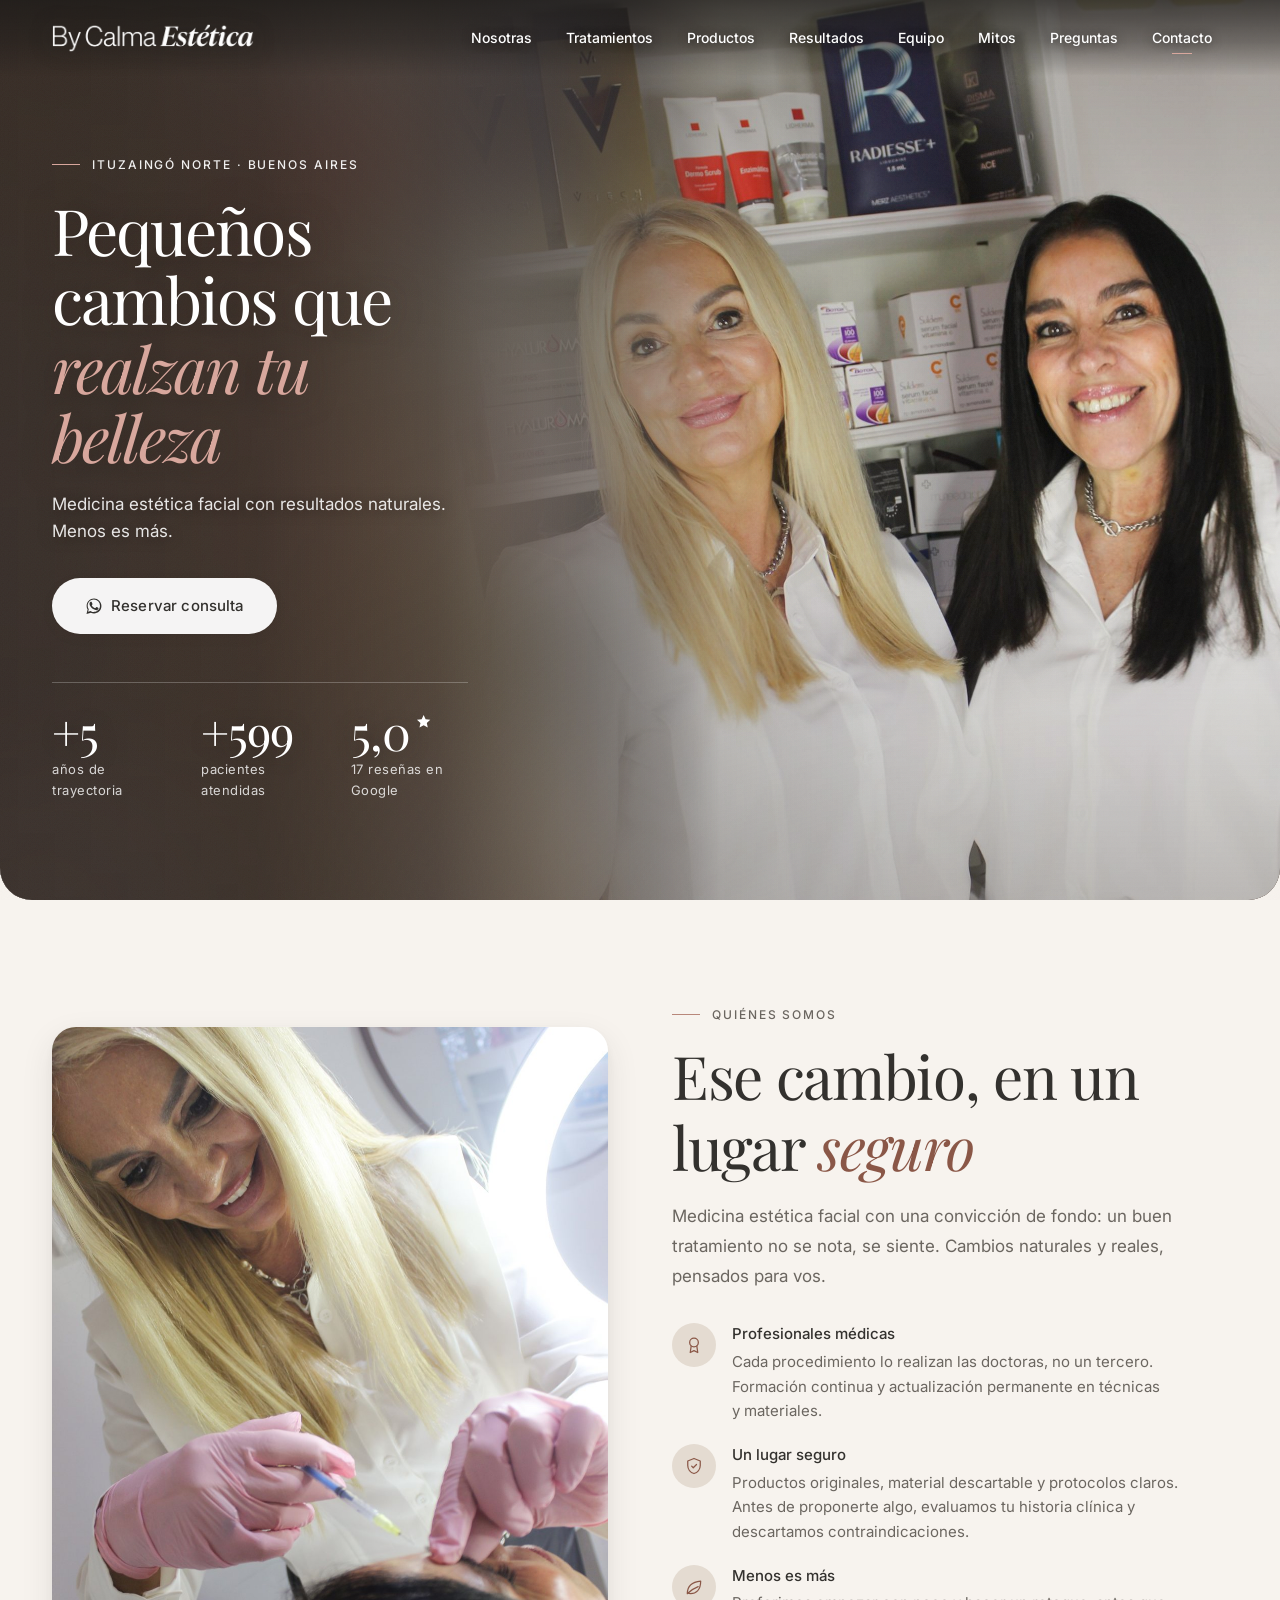
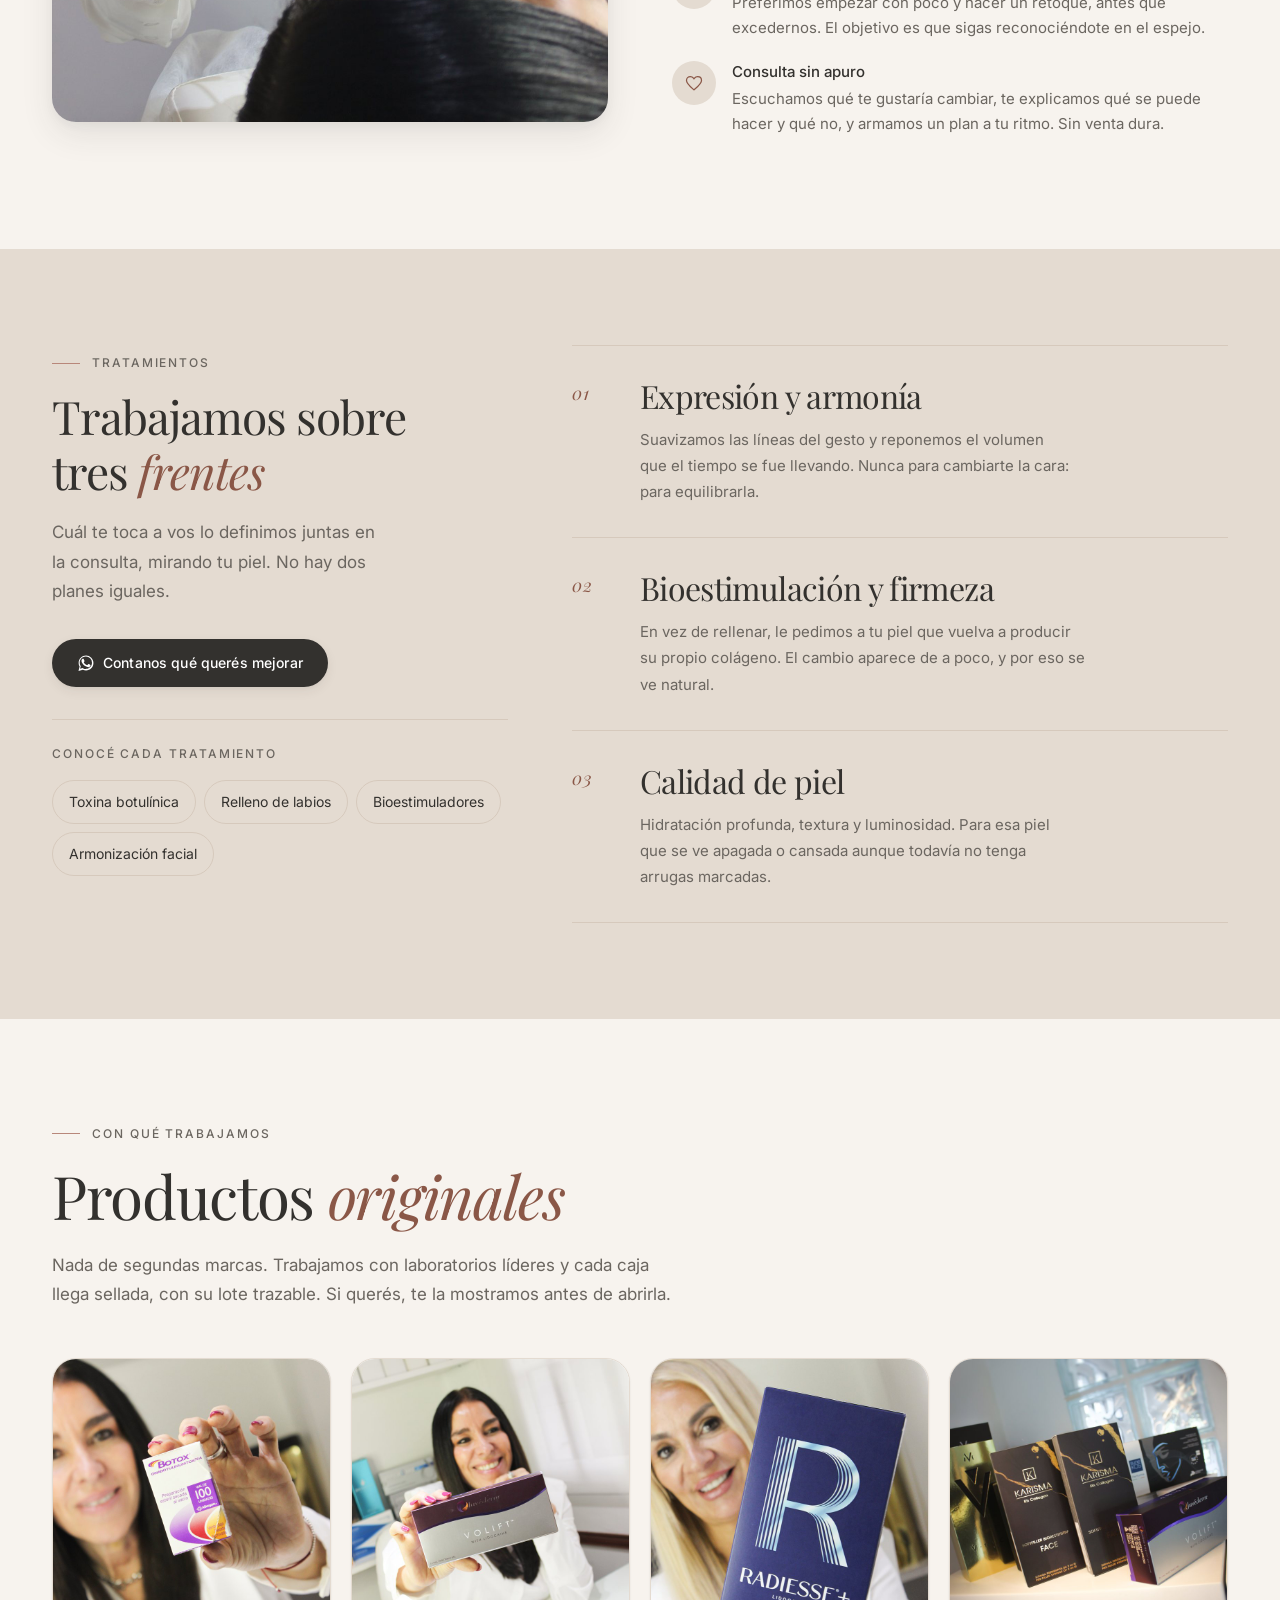
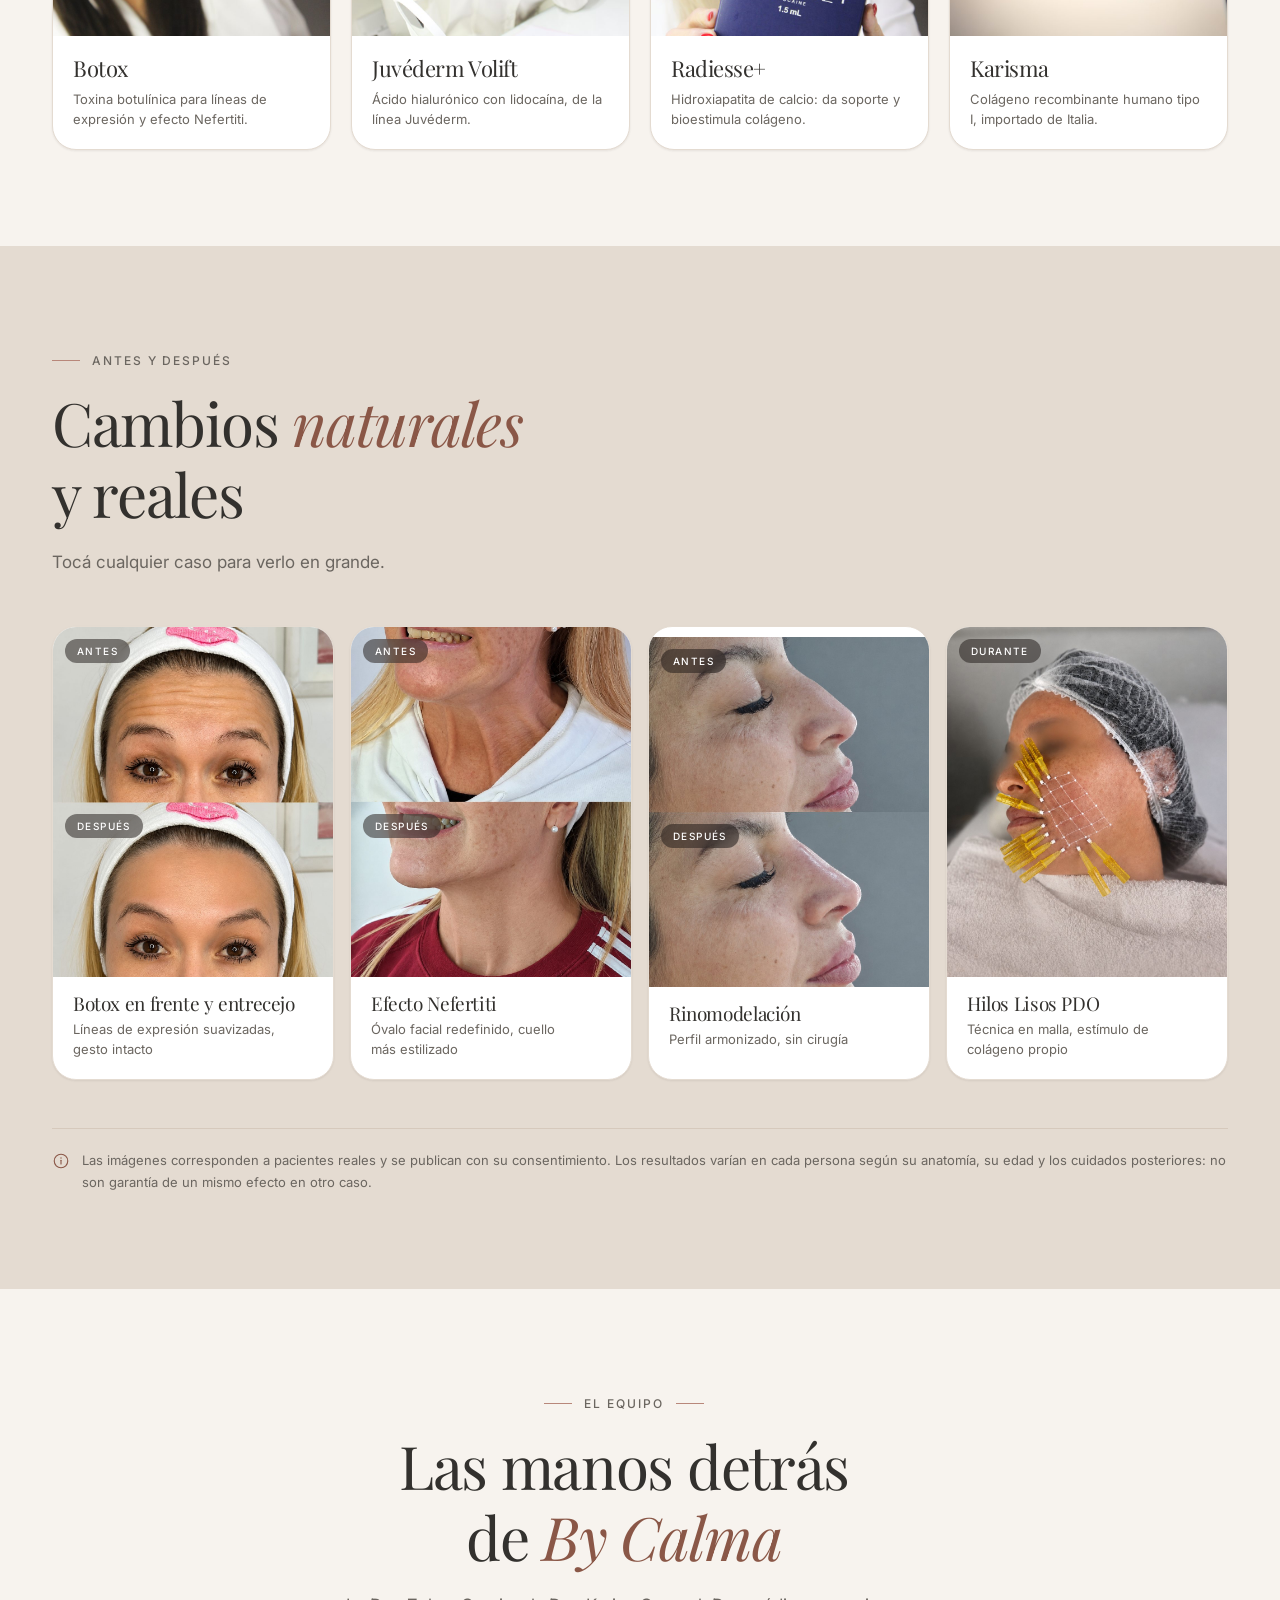
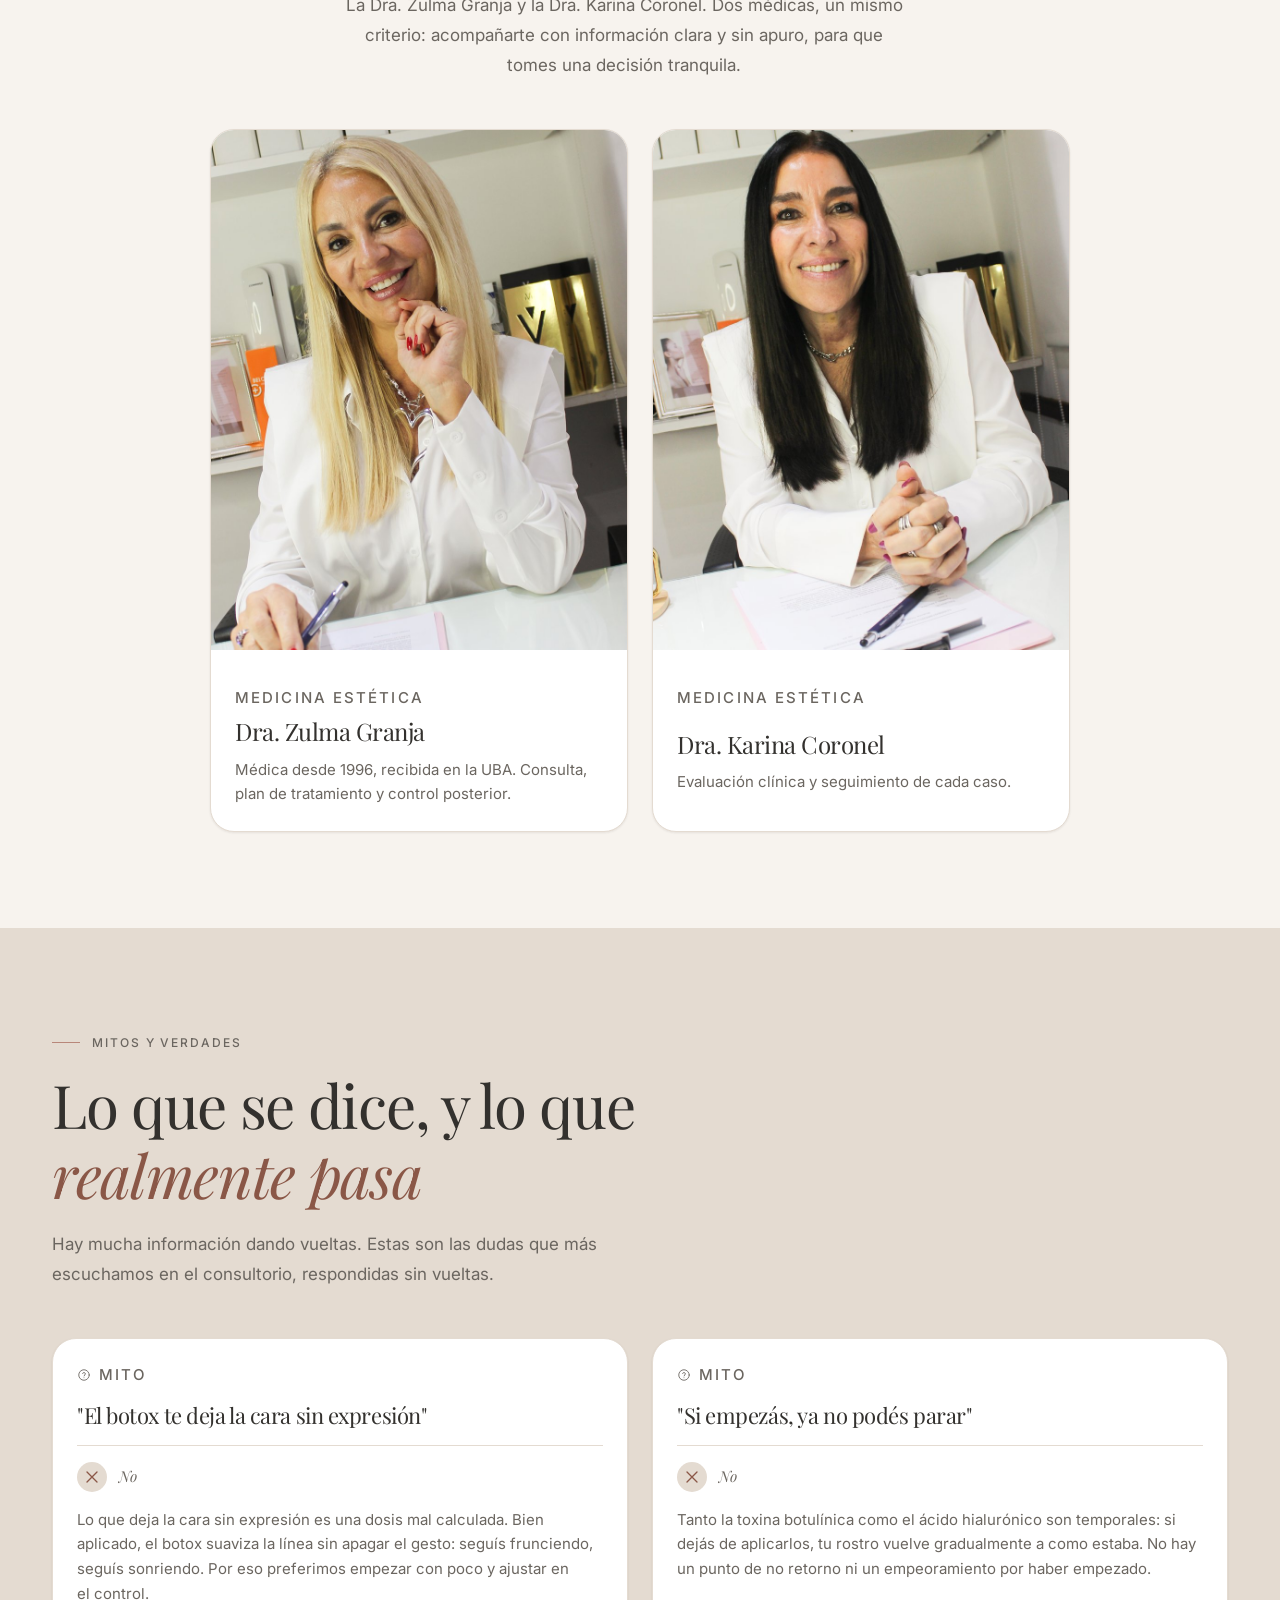
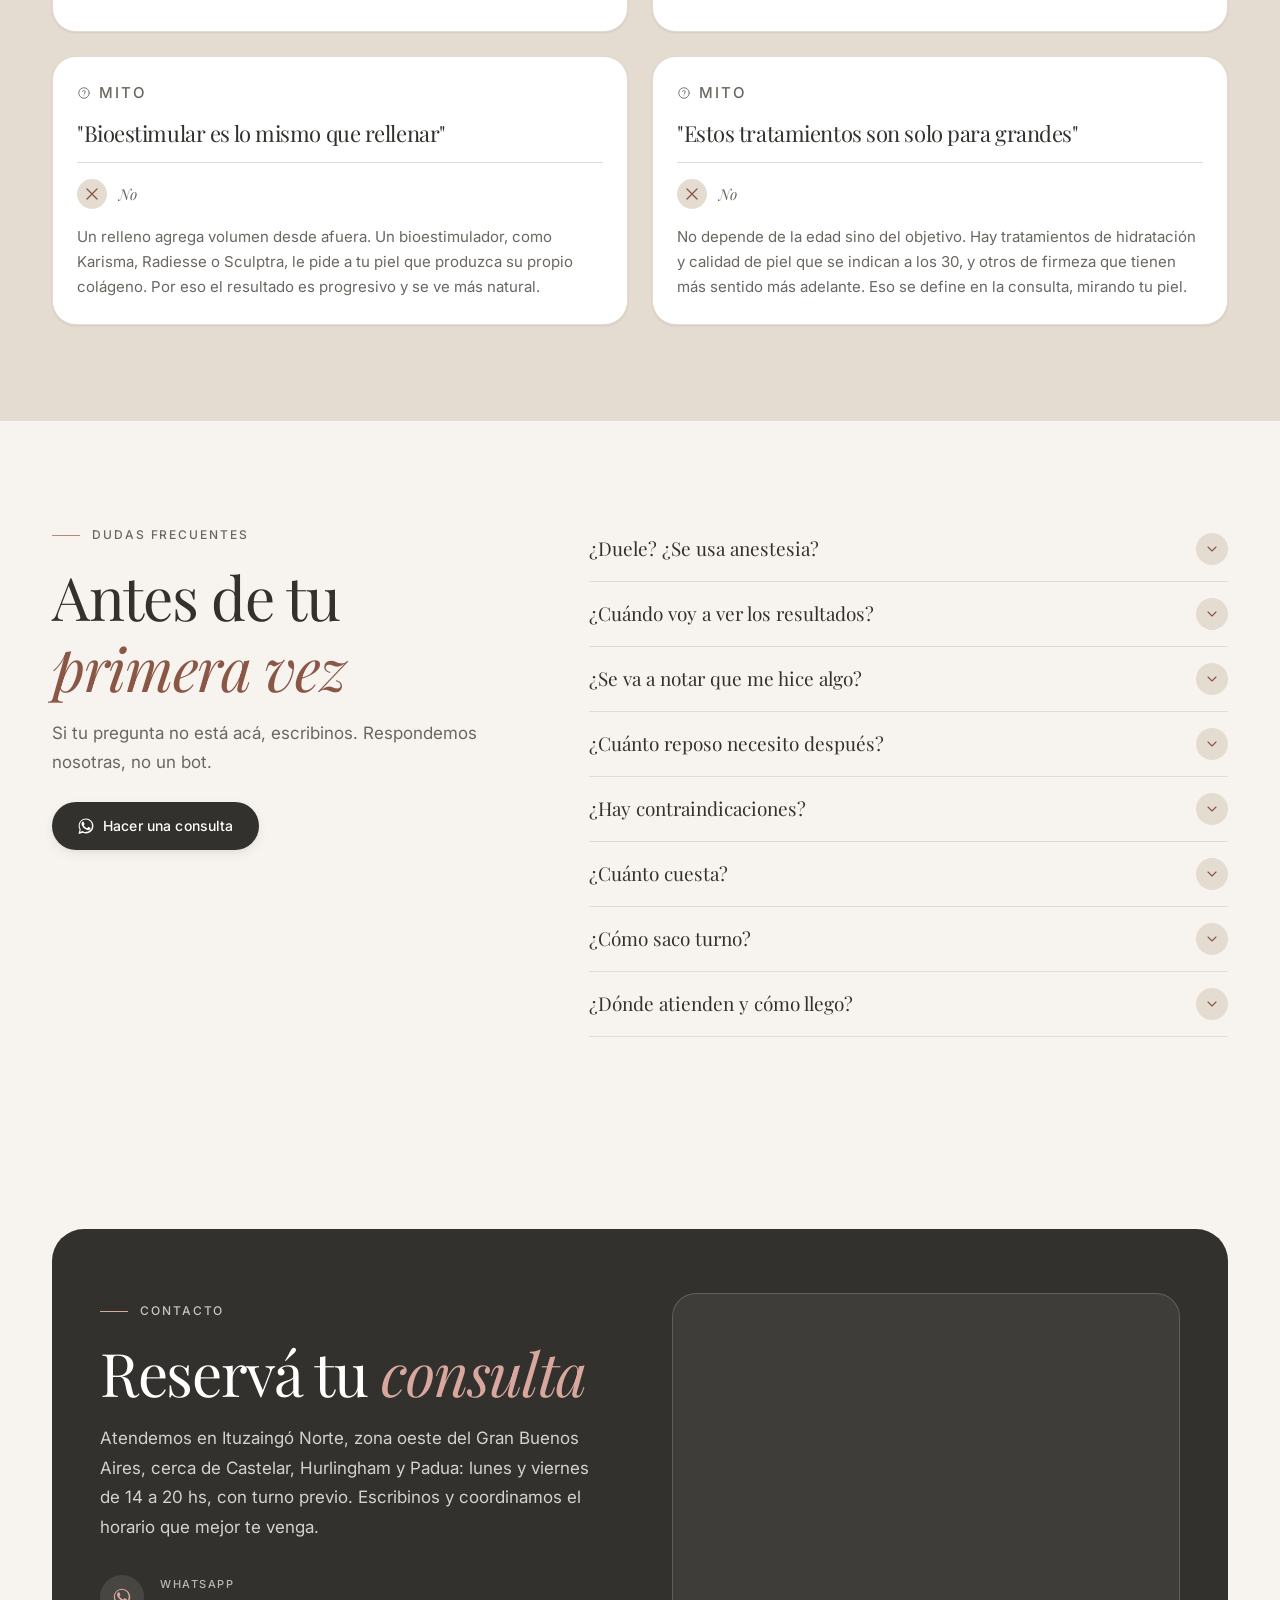
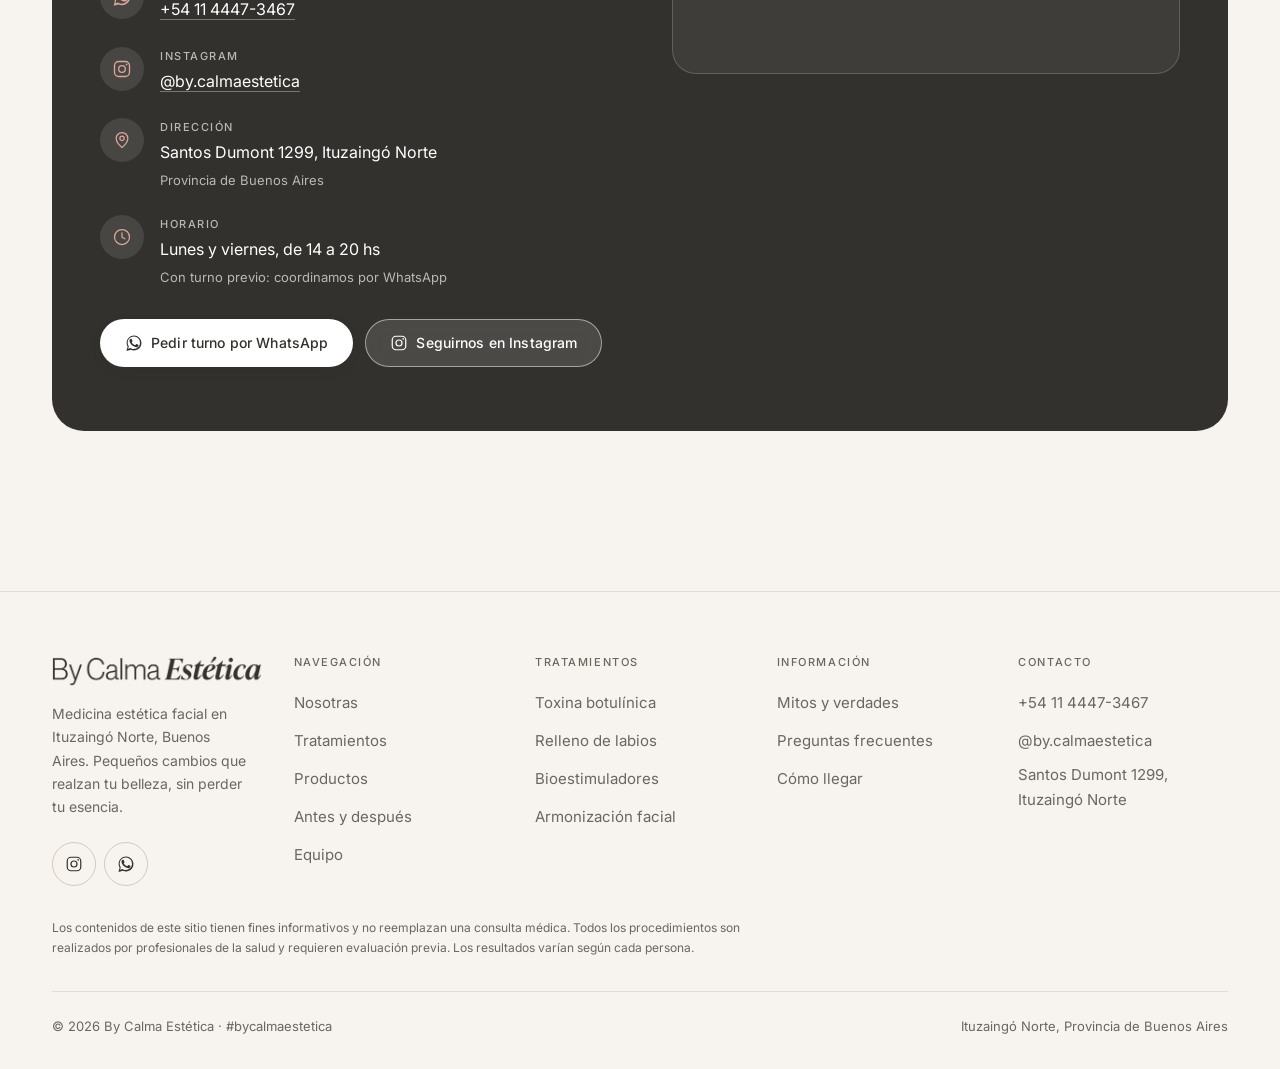
<file: index.html>
<!DOCTYPE html>
<html lang="es-AR">
  <head>
    <meta charset="UTF-8" />
    <meta name="viewport" content="width=device-width, initial-scale=1" />

    <title>By Calma Estética | Medicina estética facial en Ituzaingó</title>
    <meta name="description" content="Medicina estética facial en Ituzaingó Norte con la Dra. Zulma Granja y la Dra. Karina Coronel. Resultados naturales. Turnos por WhatsApp." />
    <meta name="robots" content="index, follow, max-image-preview:large" />
    <meta name="theme-color" content="#f7f3ee" />
    <meta name="author" content="By Calma Estética" />
    <link rel="canonical" href="https://www.bycalmaestetica.com.ar/" />

    <!-- Cómo se ve el link al compartirlo por WhatsApp o Instagram -->
    <meta property="og:type" content="website" />
    <meta property="og:locale" content="es_AR" />
    <meta property="og:site_name" content="By Calma Estética" />
    <meta
      property="og:title"
      content="By Calma Estética | Medicina estética facial en Ituzaingó"
    />
    <meta
      property="og:description"
      content="Pequeños cambios que realzan tu belleza, sin perder tu esencia. Santos Dumont 1299, Ituzaingó Norte."
    />
    <meta property="og:url" content="https://www.bycalmaestetica.com.ar/" />
    <!-- Imagen propia 1200x630: WhatsApp e Instagram recortan a 1,91:1, y el hero (16:9)
         quedaba con la mitad vacía. El ?v= obliga a las redes a re-leerla. -->
    <meta property="og:image" content="https://www.bycalmaestetica.com.ar/assets/img/og-by-calma.jpg?v=1" />
    <meta property="og:image:type" content="image/jpeg" />
    <meta property="og:image:width" content="1200" />
    <meta property="og:image:height" content="630" />
    <meta property="og:image:alt" content="La Dra. Zulma Granja y la Dra. Karina Coronel, de By Calma Estética" />
    <meta name="twitter:card" content="summary_large_image" />
    <meta name="twitter:image" content="https://www.bycalmaestetica.com.ar/assets/img/og-by-calma.jpg?v=1" />

    <!-- Íconos generados a partir de la "E" itálica del logo -->
    <link rel="icon" href="assets/logo/favicon.png" sizes="32x32" />
    <link rel="icon" href="assets/logo/favicon-512.png" sizes="512x512" />
    <link rel="apple-touch-icon" href="assets/logo/apple-touch-icon.png" />

    <link rel="preconnect" href="https://fonts.googleapis.com" />
    <link rel="preconnect" href="https://fonts.gstatic.com" crossorigin />
    <!--
      Sustitutos gratuitos de las fuentes de marca (ver nota en styles.css):
      Playfair Display por IvyPresto Headline, Inter por Neue Haas Grotesk.
    -->
    <link
      rel="stylesheet"
      href="https://fonts.googleapis.com/css2?family=Playfair+Display:ital,wght@0,400;0,500;0,600;1,400;1,500;1,600&family=Inter:wght@300;400;500;600&display=swap"
    />

    <!-- El ?v= fuerza al navegador a bajar la versión nueva. Subilo a v=2, v=3…
         cada vez que edites el CSS o el JS y publiques. -->
    <link rel="stylesheet" href="assets/css/styles.css?v=28" />

    <!-- Si el JavaScript no corre (bloqueado, falló la red, navegador viejo), la
         animación de entrada nunca se dispara y el titular, el botón y todas las
         secciones quedaban en opacity:0, o sea invisibles. -->
    <noscript>
      <style>
        [data-reveal],
        .hero-inner > * {
          opacity: 1 !important;
          transform: none !important;
        }
        .hero-media img {
          transform: none !important;
        }
      </style>
    </noscript>

    <!-- Ficha del negocio para Google (datos reales) -->
    <script type="application/ld+json">
      {
        "@context": "https://schema.org",
        "@type": "MedicalClinic",
        "@id": "https://www.bycalmaestetica.com.ar/#clinica",
        "name": "By Calma Estética",
        "alternateName": "By Calma",
        "description": "Consultorio de medicina estética facial en Ituzaingó Norte, Provincia de Buenos Aires. Toxina botulínica, ácido hialurónico y bioestimulación con resultados naturales.",
        "url": "https://www.bycalmaestetica.com.ar/",
        "logo": "https://www.bycalmaestetica.com.ar/assets/logo/logo.png",
        "image": [
          "https://www.bycalmaestetica.com.ar/assets/img/og-by-calma.jpg",
          "https://www.bycalmaestetica.com.ar/assets/img/hero-equipo.jpg"
        ],
        "telephone": "+541144473467",
        "address": {
          "@type": "PostalAddress",
          "streetAddress": "Santos Dumont 1299",
          "addressLocality": "Ituzaingó",
          "addressRegion": "Buenos Aires",
          "postalCode": "B1714CRY",
          "addressCountry": "AR"
        },
        "geo": {
          "@type": "GeoCoordinates",
          "latitude": -34.6420892,
          "longitude": -58.6840855
        },
        "hasMap": "https://maps.google.com/?cid=14278384173827201350",
        "areaServed": "Ituzaingó y zona oeste del Gran Buenos Aires",
        "openingHoursSpecification": {
          "@type": "OpeningHoursSpecification",
          "dayOfWeek": [
            "Monday",
            "Friday"
          ],
          "opens": "14:00",
          "closes": "20:00"
        },
        "sameAs": [
          "https://www.instagram.com/by.calmaestetica/",
          "https://maps.google.com/?cid=14278384173827201350"
        ],
        "employee": [
          {
            "@type": "Person",
            "name": "Dra. Zulma Granja"
          },
          {
            "@type": "Person",
            "name": "Dra. Karina Coronel"
          }
        ]
      }
    </script>
  </head>

  <body>
    <a class="skip-link" href="#main">Saltar al contenido principal</a>

    <!-- ====================================================================
         SPRITE DE ÍCONOS — SVG en línea, sin dependencias externas
         ==================================================================== -->
    <svg width="0" height="0" style="position: absolute" aria-hidden="true">
      <defs>
        <symbol id="i-star" viewBox="0 0 24 24">
          <path fill="currentColor" d="M12 2.8l2.75 5.95 6.5.72-4.85 4.4 1.35 6.4L12 17.02l-5.75 3.25 1.35-6.4-4.85-4.4 6.5-.72z" />
        </symbol>
        <symbol id="i-menu" viewBox="0 0 24 24" fill="none" stroke="currentColor" stroke-width="1.6" stroke-linecap="round">
          <path d="M4 7h16M4 12h16M4 17h16" />
        </symbol>
        <symbol id="i-close" viewBox="0 0 24 24" fill="none" stroke="currentColor" stroke-width="1.6" stroke-linecap="round">
          <path d="M6 6l12 12M18 6L6 18" />
        </symbol>
        <symbol id="i-chevron-down" viewBox="0 0 24 24" fill="none" stroke="currentColor" stroke-width="1.7" stroke-linecap="round" stroke-linejoin="round">
          <path d="M6 9l6 6 6-6" />
        </symbol>
        <symbol id="i-arrow-right" viewBox="0 0 24 24" fill="none" stroke="currentColor" stroke-width="1.6" stroke-linecap="round" stroke-linejoin="round">
          <path d="M4 12h16M13 5l7 7-7 7" />
        </symbol>
        <symbol id="i-arrow-up-right" viewBox="0 0 24 24" fill="none" stroke="currentColor" stroke-width="1.6" stroke-linecap="round" stroke-linejoin="round">
          <path d="M7 17L17 7M8 7h9v9" />
        </symbol>
        <symbol id="i-whatsapp" viewBox="0 0 24 24" fill="currentColor">
          <path d="M17.47 14.38c-.3-.15-1.76-.87-2.03-.97-.27-.1-.47-.15-.67.15-.2.3-.77.96-.94 1.16-.17.2-.35.22-.65.07-.3-.15-1.26-.46-2.4-1.48-.89-.79-1.49-1.76-1.66-2.06-.17-.3-.02-.46.13-.61.14-.13.3-.35.45-.52.15-.17.2-.3.3-.5.1-.2.05-.37-.02-.52-.08-.15-.67-1.61-.92-2.2-.24-.58-.49-.5-.67-.51h-.57c-.2 0-.52.07-.79.37-.27.3-1.04 1.01-1.04 2.47s1.06 2.86 1.21 3.06c.15.2 2.09 3.2 5.07 4.48.71.31 1.26.49 1.69.63.71.22 1.36.19 1.87.12.57-.09 1.76-.72 2-1.41.25-.7.25-1.29.18-1.42-.08-.13-.28-.2-.58-.35z" />
          <path d="M12.04 2C6.6 2 2.17 6.43 2.17 11.87c0 1.74.46 3.44 1.32 4.94L2 22.5l5.83-1.52a9.83 9.83 0 0 0 4.2.95h.01c5.44 0 9.87-4.43 9.87-9.87 0-2.64-1.03-5.12-2.9-6.98A9.8 9.8 0 0 0 12.04 2zm0 17.99h-.01a8.2 8.2 0 0 1-4.17-1.14l-.3-.18-3.46.9.93-3.37-.2-.31a8.15 8.15 0 0 1-1.25-4.35c0-4.52 3.68-8.2 8.21-8.2a8.14 8.14 0 0 1 5.8 2.41 8.14 8.14 0 0 1 2.4 5.8c0 4.53-3.68 8.21-8.2 8.21z" />
        </symbol>
        <symbol id="i-instagram" viewBox="0 0 24 24" fill="none" stroke="currentColor" stroke-width="1.6" stroke-linecap="round" stroke-linejoin="round">
          <rect x="3" y="3" width="18" height="18" rx="5" />
          <circle cx="12" cy="12" r="4" />
          <circle cx="17.5" cy="6.5" r="1.1" fill="currentColor" stroke="none" />
        </symbol>
        <symbol id="i-shield" viewBox="0 0 24 24" fill="none" stroke="currentColor" stroke-width="1.5" stroke-linecap="round" stroke-linejoin="round">
          <path d="M12 3l7.5 3v5.4c0 4.4-3.1 8.5-7.5 9.6-4.4-1.1-7.5-5.2-7.5-9.6V6z" />
          <path d="M9.2 12.2l1.9 1.9 3.9-3.9" />
        </symbol>
        <symbol id="i-heart" viewBox="0 0 24 24" fill="none" stroke="currentColor" stroke-width="1.5" stroke-linecap="round" stroke-linejoin="round">
          <path d="M12 20.3l-1.4-1.3C5.9 14.8 3 12.2 3 8.9 3 6.3 5 4.3 7.6 4.3c1.5 0 2.9.7 3.8 1.8l.6.8.6-.8a4.7 4.7 0 0 1 3.8-1.8C19 4.3 21 6.3 21 8.9c0 3.3-2.9 5.9-7.6 10.1z" />
        </symbol>
        <symbol id="i-certificate" viewBox="0 0 24 24" fill="none" stroke="currentColor" stroke-width="1.5" stroke-linecap="round" stroke-linejoin="round">
          <circle cx="12" cy="9" r="5.2" />
          <path d="M8.6 13.4L7.5 21l4.5-2.3L16.5 21l-1.1-7.6" />
        </symbol>
        <symbol id="i-map-pin" viewBox="0 0 24 24" fill="none" stroke="currentColor" stroke-width="1.5" stroke-linecap="round" stroke-linejoin="round">
          <path d="M12 21s7-5.6 7-11a7 7 0 1 0-14 0c0 5.4 7 11 7 11z" />
          <circle cx="12" cy="10" r="2.6" />
        </symbol>
        <symbol id="i-clock" viewBox="0 0 24 24" fill="none" stroke="currentColor" stroke-width="1.5" stroke-linecap="round" stroke-linejoin="round">
          <circle cx="12" cy="12" r="9" />
          <path d="M12 7v5.2l3.4 2" />
        </symbol>
        <symbol id="i-expand" viewBox="0 0 24 24" fill="none" stroke="currentColor" stroke-width="1.6" stroke-linecap="round" stroke-linejoin="round">
          <path d="M9 4H4v5M15 4h5v5M15 20h5v-5M9 20H4v-5" />
        </symbol>
        <symbol id="i-info" viewBox="0 0 24 24" fill="none" stroke="currentColor" stroke-width="1.5" stroke-linecap="round" stroke-linejoin="round">
          <circle cx="12" cy="12" r="9" />
          <path d="M12 11v5" />
          <circle cx="12" cy="8" r=".9" fill="currentColor" stroke="none" />
        </symbol>
        <symbol id="i-leaf" viewBox="0 0 24 24" fill="none" stroke="currentColor" stroke-width="1.5" stroke-linecap="round" stroke-linejoin="round">
          <path d="M4 20c0-8 5-14 16-15 0 11-6 15-12 15-2 0-4-1.5-4-1.5z" />
          <path d="M4.5 19.5C8 16 12 13.5 17 11.5" />
        </symbol>
        <symbol id="i-question" viewBox="0 0 24 24" fill="none" stroke="currentColor" stroke-width="1.5" stroke-linecap="round" stroke-linejoin="round">
          <circle cx="12" cy="12" r="9" />
          <path d="M9.6 9.3a2.5 2.5 0 0 1 4.8.8c0 1.7-2.4 2-2.4 3.4" />
          <circle cx="12" cy="16.6" r=".85" fill="currentColor" stroke="none" />
        </symbol>
      </defs>
    </svg>

    <!-- ====================================================================
         HEADER
         ==================================================================== -->
    <header class="site-header" id="siteHeader">
      <div class="container header-inner">
        <a class="brand" href="#inicio" aria-label="By Calma Estética — Inicio">
          <img
            class="brand-logo brand-logo-dark"
            src="assets/logo/logo.png?v=2"
            alt="By Calma Estética"
            width="900"
            height="125"
          />
          <img
            class="brand-logo brand-logo-light"
            src="assets/logo/logo-blanco.png?v=2"
            alt=""
            aria-hidden="true"
            width="900"
            height="125"
          />
        </a>

        <nav class="nav-desktop" aria-label="Navegación principal">
          <a href="#nosotras">Nosotras</a>
          <a href="#tratamientos">Tratamientos</a>
          <a href="#productos">Productos</a>
          <a href="#resultados">Resultados</a>
          <a href="#equipo">Equipo</a>
          <a href="#mitos">Mitos</a>
          <a href="#faq">Preguntas</a>
          <a href="#contacto">Contacto</a>
        </nav>

        <div class="header-actions">
          <button
            class="nav-toggle"
            id="navToggle"
            type="button"
            aria-label="Abrir menú"
            aria-expanded="false"
            aria-controls="navMobile"
          >
            <svg class="icon" width="24" height="24" aria-hidden="true"><use href="#i-menu" /></svg>
          </button>
        </div>
      </div>
    </header>

    <div class="nav-mobile" id="navMobile" data-open="false" role="dialog" aria-modal="true" aria-label="Menú de navegación">
      <div class="nav-mobile-head">
        <img class="brand-logo" src="assets/logo/logo.png?v=2" alt="By Calma Estética" width="900" height="125" />
        <button class="nav-toggle" id="navClose" type="button" aria-label="Cerrar menú">
          <svg class="icon" width="24" height="24" aria-hidden="true"><use href="#i-close" /></svg>
        </button>
      </div>

      <nav class="nav-mobile-links" aria-label="Navegación móvil">
        <a href="#nosotras">Nosotras</a>
        <a href="#tratamientos">Tratamientos</a>
        <a href="#productos">Productos</a>
        <a href="#resultados">Resultados</a>
        <a href="#equipo">Equipo</a>
        <a href="#mitos">Mitos y verdades</a>
        <a href="#faq">Preguntas frecuentes</a>
        <a href="#contacto">Contacto</a>
      </nav>

      <a class="btn btn-primary" data-wa href="#contacto" target="_blank" rel="noopener">
        <svg class="icon" aria-hidden="true"><use href="#i-whatsapp" /></svg>
        Pedir turno por WhatsApp
      </a>
    </div>

    <main id="main">
      <!-- ==================================================================
           HERO
           ================================================================== -->
      <section class="hero" id="inicio">
        <div class="hero-media">
          <!--
            FOTO DEL HERO — en escritorio ocupa la franja derecha.
            La versión de escritorio viene compuesta: ellas a la derecha y el
            mismo fondo desenfocado fundido hacia la izquierda, para que el
            degradado no tenga ningún borde. El encuadre vertical se ajusta con
            --hero-focus, dentro de .hero en styles.css.
          -->
          <picture>
            <!-- En celular hace falta un recorte más vertical que en escritorio -->
            <source
              media="(max-width: 899px)"
              srcset="assets/img/hero-equipo-movil.jpg?v=3"
              width="1000"
              height="1519"
            />
            <img
              src="assets/img/hero-equipo.jpg?v=17"
              alt="La Dra. Zulma Granja y la Dra. Karina Coronel en el consultorio de By Calma Estética"
              width="2400"
              height="1350"
              fetchpriority="high"
            />
          </picture>
        </div>

        <div class="hero-content container">
          <div class="hero-inner">
            <p class="eyebrow hero-eyebrow">Ituzaingó Norte · Buenos Aires</p>

            <h1 class="hero-title">
              Pequeños cambios que <em>realzan tu belleza</em>
            </h1>

            <p class="hero-sub">
              Medicina estética facial con resultados naturales. Menos es más.
            </p>

            <div class="hero-actions">
              <a class="btn btn-light btn-lg" data-wa href="#contacto" target="_blank" rel="noopener">
                <svg class="icon" aria-hidden="true"><use href="#i-whatsapp" /></svg>
                Reservar consulta
              </a>
            </div>

            <!--
              Contadores animados. El número final está escrito en el HTML, así
              que si el JavaScript no corre igual se lee bien. Para cambiarlos,
              editá data-count Y el texto visible.
            -->
            <ul class="hero-stats">
              <li class="stat">
                <span class="stat-value" data-count="5" data-count-prefix="+" data-count-delay="750">+5</span>
                <span class="stat-label">años de trayectoria</span>
              </li>
              <li class="stat">
                <span class="stat-value" data-count="600" data-count-prefix="+" data-count-delay="750">+600</span>
                <span class="stat-label">pacientes atendidas</span>
              </li>
              <!--
                Reseñas reales de la ficha de Google. Actualizar el número a mano
                cuando crezca (dato del 07/11/2026: 5,0 con 17 reseñas).
              -->
              <li class="stat">
                <a class="stat-link" href="https://maps.google.com/?cid=14278384173827201350" target="_blank" rel="noopener" data-track="resenas_google">
                  <span class="stat-value">5,0<svg class="stat-star" aria-hidden="true"><use href="#i-star" /></svg></span>
                  <span class="stat-label">17 reseñas en Google</span>
                </a>
              </li>
            </ul>
          </div>
        </div>
      </section>

      <!-- ==================================================================
           NOSOTRAS
           ================================================================== -->
      <section class="section" id="nosotras">
        <div class="container about-grid">
          <div class="about-media" data-reveal>
            <img
              src="assets/img/nosotras-botox.jpg?v=3"
              alt="La Dra. Zulma Granja aplicando toxina botulínica a una paciente"
              loading="lazy"
              width="1100"
              height="1375"
            />
          </div>

          <div data-reveal>
            <p class="eyebrow">Quiénes somos</p>
            <h2 class="h-section">
              Ese cambio, en un lugar
              <span class="accent-italic">seguro</span>
            </h2>
            <p class="lead">
              Medicina estética facial con una convicción de fondo: un buen
              tratamiento no se nota, se siente. Cambios naturales y reales,
              pensados para vos.
            </p>

            <ul class="value-list">
              <li class="value-item">
                <span class="value-icon" aria-hidden="true"><svg class="icon"><use href="#i-certificate" /></svg></span>
                <div>
                  <h3>Profesionales médicas</h3>
                  <p>
                    Cada procedimiento lo realizan las doctoras, no un tercero.
                    Formación continua y actualización permanente en técnicas y
                    materiales.
                  </p>
                </div>
              </li>

              <li class="value-item">
                <span class="value-icon" aria-hidden="true"><svg class="icon"><use href="#i-shield" /></svg></span>
                <div>
                  <h3>Un lugar seguro</h3>
                  <p>
                    Productos originales, material descartable y protocolos
                    claros. Antes de proponerte algo, evaluamos tu historia
                    clínica y descartamos contraindicaciones.
                  </p>
                </div>
              </li>

              <li class="value-item">
                <span class="value-icon" aria-hidden="true"><svg class="icon"><use href="#i-leaf" /></svg></span>
                <div>
                  <h3>Menos es más</h3>
                  <p>
                    Preferimos empezar con poco y hacer un retoque, antes que
                    excedernos. El objetivo es que sigas reconociéndote en el
                    espejo.
                  </p>
                </div>
              </li>

              <li class="value-item">
                <span class="value-icon" aria-hidden="true"><svg class="icon"><use href="#i-heart" /></svg></span>
                <div>
                  <h3>Consulta sin apuro</h3>
                  <p>
                    Escuchamos qué te gustaría cambiar, te explicamos qué se
                    puede hacer y qué no, y armamos un plan a tu ritmo. Sin venta
                    dura.
                  </p>
                </div>
              </li>
            </ul>
          </div>
        </div>
      </section>

      <!-- ==================================================================
           TRATAMIENTOS
           ================================================================== -->
      <section class="section band-sand" id="tratamientos">
        <div class="container frentes-grid">
          <div class="frentes-intro" data-reveal>
            <p class="eyebrow">Tratamientos</p>
            <h2 class="h-section">
              Trabajamos sobre tres <span class="accent-italic">frentes</span>
            </h2>
            <p class="lead">
              Cuál te toca a vos lo definimos juntas en la consulta, mirando tu
              piel. No hay dos planes iguales.
            </p>
            <a class="btn btn-primary frentes-cta" data-wa href="#contacto" target="_blank" rel="noopener">
              <svg class="icon" aria-hidden="true"><use href="#i-whatsapp" /></svg>
              Contanos qué querés mejorar
            </a>

            <!-- Una página por tratamiento: es lo que Google muestra cuando
                 alguien busca "botox Ituzaingó" o "relleno de labios". -->
            <nav class="frentes-links" aria-label="Tratamientos">
              <p>Conocé cada tratamiento</p>
              <ul>
                <li><a href="/toxina-botulinica-ituzaingo/">Toxina botulínica</a></li>
                <li><a href="/relleno-de-labios-ituzaingo/">Relleno de labios</a></li>
                <li><a href="/bioestimuladores-ituzaingo/">Bioestimuladores</a></li>
                <li><a href="/armonizacion-facial-zona-oeste/">Armonización facial</a></li>
              </ul>
            </nav>
          </div>

          <!--
            Los tres frentes. A propósito no nombran tratamientos puntuales:
            describen el problema, que es lo que la paciente reconoce.
          -->
          <ol class="frentes" data-reveal>
            <li class="frente">
              <span class="frente-num">01</span>
              <div class="frente-texto">
                <h3>Expresión y armonía</h3>
                <p>
                  Suavizamos las líneas del gesto y reponemos el volumen que el
                  tiempo se fue llevando. Nunca para cambiarte la cara: para
                  equilibrarla.
                </p>
              </div>
            </li>

            <li class="frente">
              <span class="frente-num">02</span>
              <div class="frente-texto">
                <h3>Bioestimulación y firmeza</h3>
                <p>
                  En vez de rellenar, le pedimos a tu piel que vuelva a producir
                  su propio colágeno. El cambio aparece de a poco, y por eso se
                  ve natural.
                </p>
              </div>
            </li>

            <li class="frente">
              <span class="frente-num">03</span>
              <div class="frente-texto">
                <h3>Calidad de piel</h3>
                <p>
                  Hidratación profunda, textura y luminosidad. Para esa piel que
                  se ve apagada o cansada aunque todavía no tenga arrugas
                  marcadas.
                </p>
              </div>
            </li>
          </ol>
        </div>
      </section>

      <!-- ==================================================================
           PRODUCTOS
           ================================================================== -->
      <section class="section" id="productos">
        <div class="container">
          <div class="section-head" data-reveal>
            <div class="section-head-text">
              <p class="eyebrow">Con qué trabajamos</p>
              <h2 class="h-section">
                Productos <span class="accent-italic">originales</span>
              </h2>
              <p class="lead">
                Nada de segundas marcas. Trabajamos con laboratorios líderes y
                cada caja llega sellada, con su lote trazable. Si querés, te la
                mostramos antes de abrirla.
              </p>
            </div>
          </div>

          <ul class="prod-grid" data-reveal>
            <li class="prod-card">
              <div class="prod-media">
                <img src="assets/img/producto-botox.jpg?v=3" alt="Caja de Botox, toxina botulínica, en el consultorio de By Calma Estética" loading="lazy" width="800" height="800" />
              </div>
              <div class="prod-body">
                <h3>Botox</h3>
                <p>Toxina botulínica para líneas de expresión y efecto Nefertiti.</p>
              </div>
            </li>

            <li class="prod-card">
              <div class="prod-media">
                <img src="assets/img/producto-volift.jpg?v=3" alt="Caja de Juvéderm Volift con lidocaína" loading="lazy" width="800" height="800" />
              </div>
              <div class="prod-body">
                <h3>Juvéderm Volift</h3>
                <p>Ácido hialurónico con lidocaína, de la línea Juvéderm.</p>
              </div>
            </li>

            <li class="prod-card">
              <div class="prod-media">
                <img src="assets/img/producto-radiesse.jpg?v=3" alt="Caja de Radiesse+ de Merz Aesthetics" loading="lazy" width="800" height="800" />
              </div>
              <div class="prod-body">
                <h3>Radiesse<span aria-hidden="true">+</span></h3>
                <p>Hidroxiapatita de calcio: da soporte y bioestimula colágeno.</p>
              </div>
            </li>

            <li class="prod-card">
              <div class="prod-media">
                <img src="assets/img/producto-karisma.jpg?v=3" alt="Cajas de Karisma Rh Collagen junto a Sunekos y Juvéderm Volift" loading="lazy" width="800" height="800" />
              </div>
              <div class="prod-body">
                <h3>Karisma</h3>
                <p>Colágeno recombinante humano tipo I, importado de Italia.</p>
              </div>
            </li>
          </ul>
        </div>
      </section>

      <!-- ==================================================================
           ANTES Y DESPUÉS
           Para sumar casos: duplicá un <button class="result-card">, cambiá
           la imagen, el texto y el data-cat (botox / hialuronico / hilos).
           ================================================================== -->
      <section class="section band-sand" id="resultados">
        <div class="container">
          <div class="section-head" data-reveal>
            <div class="section-head-text">
              <p class="eyebrow">Antes y después</p>
              <h2 class="h-section">
                Cambios <span class="accent-italic">naturales</span> y reales
              </h2>
              <p class="lead">Tocá cualquier caso para verlo en grande.</p>
            </div>
          </div>


          <div class="results-grid" id="resultsGrid">
            <button
              class="result-card"
              type="button"
              data-cat="botox" data-ab
              data-src="assets/img/resultado-botox-frente.jpg?v=2"
              data-caption="Antes y después de toxina botulínica en frente y entrecejo"
            >
              <div class="result-media">
                <img src="assets/img/resultado-botox-frente.jpg?v=2" alt="Antes y después de toxina botulínica: líneas de la frente suavizadas" loading="lazy" width="1080" height="1350" />
                <span class="ab-label ab-antes">Antes</span>
                <span class="ab-label ab-despues">Después</span>
                <span class="result-zoom" aria-hidden="true"><svg class="icon"><use href="#i-expand" /></svg></span>
              </div>
              <div class="result-body">
                <h3>Botox en frente y entrecejo</h3>
                <p>Líneas de expresión suavizadas, gesto intacto</p>
              </div>
            </button>

            <button
              class="result-card"
              type="button"
              data-cat="botox" data-ab
              data-src="assets/img/resultado-nefertiti-botox.jpg?v=2"
              data-caption="Efecto Nefertiti con toxina botulínica: óvalo facial redefinido y cuello estilizado"
            >
              <div class="result-media">
                <img src="assets/img/resultado-nefertiti-botox.jpg?v=2" alt="Antes y después del efecto Nefertiti con toxina botulínica en cuello y mandíbula" loading="lazy" width="1080" height="1350" />
                <span class="ab-label ab-antes">Antes</span>
                <span class="ab-label ab-despues">Después</span>
                <span class="result-zoom" aria-hidden="true"><svg class="icon"><use href="#i-expand" /></svg></span>
              </div>
              <div class="result-body">
                <h3>Efecto Nefertiti</h3>
                <p>Óvalo facial redefinido, cuello más estilizado</p>
              </div>
            </button>

            <button
              class="result-card"
              type="button"
              data-cat="hialuronico" data-ab
              data-src="assets/img/resultado-rinomodelacion.jpg?v=23"
              data-caption="Rinomodelación con ácido hialurónico: perfil armonizado sin cirugía"
            >
              <div class="result-media">
                <img src="assets/img/resultado-rinomodelacion.jpg?v=23" alt="Antes y después de una rinomodelación con ácido hialurónico, vista de perfil" loading="lazy" width="1080" height="1350" />
                <span class="ab-label ab-antes">Antes</span>
                <span class="ab-label ab-despues">Después</span>
                <span class="result-zoom" aria-hidden="true"><svg class="icon"><use href="#i-expand" /></svg></span>
              </div>
              <div class="result-body">
                <h3>Rinomodelación</h3>
                <p>Perfil armonizado, sin cirugía</p>
              </div>
            </button>

            <button
              class="result-card"
              type="button"
              data-cat="hilos"
              data-src="assets/img/tratamiento-hilos-pdo.jpg?v=2"
              data-caption="Hilos lisos de PDO colocados en malla para estimular colágeno y elastina"
            >
              <div class="result-media">
                <img src="assets/img/tratamiento-hilos-pdo.jpg?v=2" alt="Colocación de hilos lisos de PDO en malla sobre la mejilla" loading="lazy" width="1080" height="1350" />
                <span class="ab-label ab-antes">Durante</span>
                <span class="result-zoom" aria-hidden="true"><svg class="icon"><use href="#i-expand" /></svg></span>
              </div>
              <div class="result-body">
                <h3>Hilos Lisos PDO</h3>
                <p>Técnica en malla, estímulo de colágeno propio</p>
              </div>
            </button>
          </div>


          <p class="note-box">
            <svg class="icon" aria-hidden="true"><use href="#i-info" /></svg>
            <span>
              Las imágenes corresponden a pacientes reales y se publican con su
              consentimiento. Los resultados varían en cada persona según su
              anatomía, su edad y los cuidados posteriores: no son garantía de un
              mismo efecto en otro caso.
            </span>
          </p>
        </div>
      </section>

      <!-- ==================================================================
           EQUIPO
           ================================================================== -->
      <section class="section" id="equipo">
        <div class="container">
          <div class="section-head section-head-center" data-reveal>
            <div class="section-head-text">
              <p class="eyebrow">El equipo</p>
              <h2 class="h-section">
                Las manos detrás de <span class="accent-italic">By Calma</span>
              </h2>
              <p class="lead">
                La Dra. Zulma Granja y la Dra. Karina Coronel. Dos médicas, un
                mismo criterio: acompañarte con información clara y sin apuro,
                para que tomes una decisión tranquila.
              </p>
            </div>
          </div>

          <div class="team-grid">
            <article class="card team-card" data-reveal>
              <div class="team-media">
                <img
                  src="assets/img/dra-zulma-granja.jpg?v=3"
                  alt="Retrato de la Dra. Zulma Granja en el consultorio de By Calma Estética"
                  loading="lazy"
                  width="900"
                  height="1125"
                />
              </div>
              <div class="team-body">
                <p class="team-role">Medicina estética</p>
                <h3>Dra. Zulma Granja</h3>
                <p>
                  Médica desde 1996, recibida en la UBA. Consulta, plan de
                  tratamiento y control posterior.
                  <!-- Dato de su propio video de Facebook (07/11/2026).
                       PENDIENTE: sumar matrícula y formación en estética. -->
                </p>
              </div>
            </article>

            <article class="card team-card" data-reveal>
              <div class="team-media">
                <img
                  src="assets/img/dra-karina-coronel.jpg?v=3"
                  alt="Retrato de la Dra. Karina Coronel en el consultorio de By Calma Estética"
                  loading="lazy"
                  width="900"
                  height="1125"
                />
              </div>
              <div class="team-body">
                <p class="team-role">Medicina estética</p>
                <h3>Dra. Karina Coronel</h3>
                <p>
                  Evaluación clínica y seguimiento de cada caso.
                  <!-- PENDIENTE: reemplazar por su formación, especialidad y
                       matrícula reales. -->
                </p>
              </div>
            </article>

          </div>
        </div>
      </section>

      <!-- ==================================================================
           MITOS Y VERDADES
           ================================================================== -->
      <section class="section band-sand" id="mitos">
        <div class="container">
          <div class="section-head" data-reveal>
            <div class="section-head-text">
              <p class="eyebrow">Mitos y verdades</p>
              <h2 class="h-section">
                Lo que se dice, y lo que
                <span class="accent-italic">realmente pasa</span>
              </h2>
              <p class="lead">
                Hay mucha información dando vueltas. Estas son las dudas que más
                escuchamos en el consultorio, respondidas sin vueltas.
              </p>
            </div>
          </div>

          <div class="myths-grid">
            <article class="myth-card" data-reveal>
              <p class="myth-label">
                <svg class="icon" aria-hidden="true"><use href="#i-question" /></svg>
                Mito
              </p>
              <h3>"El botox te deja la cara sin expresión"</h3>
              <p class="myth-answer">
                <svg class="icon" aria-hidden="true"><use href="#i-close" /></svg>
                No
              </p>
              <p>
                Lo que deja la cara sin expresión es una dosis mal calculada. Bien
                aplicado, el botox suaviza la línea sin apagar el gesto: seguís
                frunciendo, seguís sonriendo. Por eso preferimos empezar con poco
                y ajustar en el control.
              </p>
            </article>

            <article class="myth-card" data-reveal>
              <p class="myth-label">
                <svg class="icon" aria-hidden="true"><use href="#i-question" /></svg>
                Mito
              </p>
              <h3>"Si empezás, ya no podés parar"</h3>
              <p class="myth-answer">
                <svg class="icon" aria-hidden="true"><use href="#i-close" /></svg>
                No
              </p>
              <p>
                Tanto la toxina botulínica como el ácido hialurónico son
                temporales: si dejás de aplicarlos, tu rostro vuelve
                gradualmente a como estaba. No hay un punto de no retorno ni un
                empeoramiento por haber empezado.
              </p>
            </article>

            <article class="myth-card" data-reveal>
              <p class="myth-label">
                <svg class="icon" aria-hidden="true"><use href="#i-question" /></svg>
                Mito
              </p>
              <h3>"Bioestimular es lo mismo que rellenar"</h3>
              <p class="myth-answer">
                <svg class="icon" aria-hidden="true"><use href="#i-close" /></svg>
                No
              </p>
              <p>
                Un relleno agrega volumen desde afuera. Un bioestimulador, como
                Karisma, Radiesse o Sculptra, le pide a tu piel que produzca su
                propio colágeno. Por eso el resultado es progresivo y se ve más
                natural.
              </p>
            </article>

            <article class="myth-card" data-reveal>
              <p class="myth-label">
                <svg class="icon" aria-hidden="true"><use href="#i-question" /></svg>
                Mito
              </p>
              <h3>"Estos tratamientos son solo para grandes"</h3>
              <p class="myth-answer">
                <svg class="icon" aria-hidden="true"><use href="#i-close" /></svg>
                No
              </p>
              <p>
                No depende de la edad sino del objetivo. Hay tratamientos de
                hidratación y calidad de piel que se indican a los 30, y otros de
                firmeza que tienen más sentido más adelante. Eso se define en la
                consulta, mirando tu piel.
              </p>
            </article>
          </div>
        </div>
      </section>

      <!-- ==================================================================
           PREGUNTAS FRECUENTES
           ================================================================== -->
      <section class="section" id="faq">
        <div class="container faq-grid">
          <div class="faq-aside" data-reveal>
            <p class="eyebrow">Dudas frecuentes</p>
            <h2 class="h-section">
              Antes de tu <span class="accent-italic">primera vez</span>
            </h2>
            <p class="lead" style="margin-top: var(--space-4)">
              Si tu pregunta no está acá, escribinos. Respondemos nosotras, no un
              bot.
            </p>
            <a class="btn btn-primary" style="margin-top: var(--space-6)" data-wa href="#contacto" target="_blank" rel="noopener">
              <svg class="icon" aria-hidden="true"><use href="#i-whatsapp" /></svg>
              Hacer una consulta
            </a>
          </div>

          <div id="faqList">
            <article class="faq-item" data-open="false">
              <h3>
                <button class="faq-trigger" type="button" aria-expanded="false" aria-controls="f1">
                  ¿Duele? ¿Se usa anestesia?
                  <span class="chevron" aria-hidden="true"><svg class="icon"><use href="#i-chevron-down" /></svg></span>
                </button>
              </h3>
              <div class="faq-panel" id="f1">
                <div class="faq-panel-inner">
                  <p class="faq-body">
                    La mayoría de los tratamientos se tolera muy bien. Usamos
                    anestesia tópica en crema y, cuando corresponde, productos que
                    ya la traen incorporada. La molestia habitual es similar a un
                    pinchazo breve.
                  </p>
                </div>
              </div>
            </article>

            <article class="faq-item" data-open="false">
              <h3>
                <button class="faq-trigger" type="button" aria-expanded="false" aria-controls="f2">
                  ¿Cuándo voy a ver los resultados?
                  <span class="chevron" aria-hidden="true"><svg class="icon"><use href="#i-chevron-down" /></svg></span>
                </button>
              </h3>
              <div class="faq-panel" id="f2">
                <div class="faq-panel-inner">
                  <p class="faq-body">
                    Depende del tratamiento. Los rellenos con ácido hialurónico se
                    ven en el momento; la toxina botulínica empieza a los pocos
                    días y llega a su máximo entre los 7 y 14 días. Los
                    bioestimuladores y los hilos actúan de forma progresiva
                    durante varias semanas, porque el colágeno lo produce tu
                    propia piel.
                  </p>
                </div>
              </div>
            </article>

            <article class="faq-item" data-open="false">
              <h3>
                <button class="faq-trigger" type="button" aria-expanded="false" aria-controls="f3">
                  ¿Se va a notar que me hice algo?
                  <span class="chevron" aria-hidden="true"><svg class="icon"><use href="#i-chevron-down" /></svg></span>
                </button>
              </h3>
              <div class="faq-panel" id="f3">
                <div class="faq-panel-inner">
                  <p class="faq-body">
                    Es la pregunta que más nos hacen y es totalmente razonable.
                    Nuestro criterio es menos es más: dosis conservadoras y, si
                    hace falta, un retoque en el control. Buscamos que se note que
                    estás mejor, no qué te hiciste.
                  </p>
                </div>
              </div>
            </article>

            <article class="faq-item" data-open="false">
              <h3>
                <button class="faq-trigger" type="button" aria-expanded="false" aria-controls="f4">
                  ¿Cuánto reposo necesito después?
                  <span class="chevron" aria-hidden="true"><svg class="icon"><use href="#i-chevron-down" /></svg></span>
                </button>
              </h3>
              <div class="faq-panel" id="f4">
                <div class="faq-panel-inner">
                  <p class="faq-body">
                    En general podés volver a tu rutina el mismo día. Sí pedimos
                    evitar ejercicio intenso, sauna, pileta y sol directo durante
                    las primeras 24 a 48 horas. Las indicaciones puntuales te las
                    damos por escrito según el tratamiento que hagas.
                  </p>
                </div>
              </div>
            </article>

            <article class="faq-item" data-open="false">
              <h3>
                <button class="faq-trigger" type="button" aria-expanded="false" aria-controls="f5">
                  ¿Hay contraindicaciones?
                  <span class="chevron" aria-hidden="true"><svg class="icon"><use href="#i-chevron-down" /></svg></span>
                </button>
              </h3>
              <div class="faq-panel" id="f5">
                <div class="faq-panel-inner">
                  <p class="faq-body">
                    Sí. Embarazo y lactancia, infecciones activas en la zona,
                    algunas enfermedades autoinmunes o neuromusculares y ciertos
                    medicamentos requieren evaluación. Por eso la consulta previa
                    con historia clínica no es opcional: es parte del tratamiento.
                  </p>
                </div>
              </div>
            </article>

            <article class="faq-item" data-open="false">
              <h3>
                <button class="faq-trigger" type="button" aria-expanded="false" aria-controls="f6">
                  ¿Cuánto cuesta?
                  <span class="chevron" aria-hidden="true"><svg class="icon"><use href="#i-chevron-down" /></svg></span>
                </button>
              </h3>
              <div class="faq-panel" id="f6">
                <div class="faq-panel-inner">
                  <p class="faq-body">
                    Los valores dependen de la cantidad de producto y de las zonas
                    a tratar, por eso no los publicamos: te los pasamos por
                    WhatsApp según tu caso.
                  </p>
                </div>
              </div>
            </article>

            <article class="faq-item" data-open="false">
              <h3>
                <button class="faq-trigger" type="button" aria-expanded="false" aria-controls="f6b">
                  ¿Cómo saco turno?
                  <span class="chevron" aria-hidden="true"><svg class="icon"><use href="#i-chevron-down" /></svg></span>
                </button>
              </h3>
              <div class="faq-panel" id="f6b">
                <div class="faq-panel-inner">
                  <p class="faq-body">
                    Escribinos por WhatsApp o mandanos un mensaje por Instagram.
                    Atendemos lunes y viernes de 14 a 20 hs, con turno previo:
                    coordinamos el horario dentro de esa franja.
                  </p>
                </div>
              </div>
            </article>

            <article class="faq-item" data-open="false">
              <h3>
                <button class="faq-trigger" type="button" aria-expanded="false" aria-controls="f7">
                  ¿Dónde atienden y cómo llego?
                  <span class="chevron" aria-hidden="true"><svg class="icon"><use href="#i-chevron-down" /></svg></span>
                </button>
              </h3>
              <div class="faq-panel" id="f7">
                <div class="faq-panel-inner">
                  <p class="faq-body">
                    Atendemos en Santos Dumont 1299, Ituzaingó Norte, Provincia de
                    Buenos Aires, los <strong>lunes y viernes de 14 a 20 hs</strong>.
                    Es con turno previo: escribinos por WhatsApp y coordinamos el
                    horario dentro de esa franja. Abajo, en Contacto, tenés el mapa
                    para llegar.
                  </p>
                </div>
              </div>
            </article>
          </div>
        </div>
      </section>

      <!-- ==================================================================
           CONTACTO
           ================================================================== -->
      <section class="section" id="contacto">
        <div class="container">
          <div class="contact-band">
            <div class="contact-grid">
              <div data-reveal>
                <p class="eyebrow">Contacto</p>
                <h2 class="h-section">
                  Reservá tu
                  <span style="font-style: italic; color: var(--nude)">consulta</span>
                </h2>
                <p class="lead" style="margin-top: var(--space-4)">
                  Atendemos en Ituzaingó Norte, zona oeste del Gran Buenos Aires,
                  cerca de Castelar, Hurlingham y Padua: lunes y viernes de 14 a
                  20 hs, con turno previo. Escribinos y coordinamos el horario que
                  mejor te venga.
                </p>

                <dl class="contact-list">
                  <div class="contact-item">
                    <span class="contact-icon" aria-hidden="true"><svg class="icon"><use href="#i-whatsapp" /></svg></span>
                    <div>
                      <dt>WhatsApp</dt>
                      <dd>
                        <a data-wa href="https://wa.link/yxgf4b" target="_blank" rel="noopener">+54 11 4447-3467</a>
                      </dd>
                    </div>
                  </div>

                  <div class="contact-item">
                    <span class="contact-icon" aria-hidden="true"><svg class="icon"><use href="#i-instagram" /></svg></span>
                    <div>
                      <dt>Instagram</dt>
                      <dd>
                        <a data-ig href="https://www.instagram.com/by.calmaestetica/" target="_blank" rel="noopener">@by.calmaestetica</a>
                      </dd>
                    </div>
                  </div>

                  <div class="contact-item">
                    <span class="contact-icon" aria-hidden="true"><svg class="icon"><use href="#i-map-pin" /></svg></span>
                    <div>
                      <dt>Dirección</dt>
                      <dd>
                        Santos Dumont 1299, Ituzaingó Norte
                        <small>Provincia de Buenos Aires</small>
                      </dd>
                    </div>
                  </div>

                  <div class="contact-item">
                    <span class="contact-icon" aria-hidden="true"><svg class="icon"><use href="#i-clock" /></svg></span>
                    <div>
                      <dt>Horario</dt>
                      <dd>
                        Lunes y viernes, de 14 a 20 hs
                        <small>Con turno previo: coordinamos por WhatsApp</small>
                      </dd>
                    </div>
                  </div>
                </dl>

                <div class="contact-actions">
                  <a class="btn btn-primary" data-wa href="https://wa.link/yxgf4b" target="_blank" rel="noopener">
                    <svg class="icon" aria-hidden="true"><use href="#i-whatsapp" /></svg>
                    Pedir turno por WhatsApp
                  </a>
                  <a class="btn btn-ghost-light" data-ig href="https://www.instagram.com/by.calmaestetica/" target="_blank" rel="noopener">
                    <svg class="icon" aria-hidden="true"><use href="#i-instagram" /></svg>
                    Seguirnos en Instagram
                  </a>
                </div>
              </div>

              <div data-reveal>
                <div class="contact-map">
                  <iframe
                    src="https://www.google.com/maps?q=Santos%20Dumont%201299%2C%20Ituzaing%C3%B3%2C%20Buenos%20Aires%2C%20Argentina&output=embed"
                    title="Ubicación de By Calma Estética en Santos Dumont 1299, Ituzaingó Norte"
                    loading="lazy"
                    referrerpolicy="no-referrer-when-downgrade"
                    allowfullscreen
                  ></iframe>
                </div>
              </div>
            </div>
          </div>
        </div>
      </section>
    </main>

    <!-- ====================================================================
         FOOTER
         ==================================================================== -->
    <footer class="site-footer">
      <div class="container">
        <div class="footer-grid">
          <div class="footer-brand">
            <img class="brand-logo footer-logo" src="assets/logo/logo.png?v=2" alt="By Calma Estética" width="900" height="125" />
            <p>
              Medicina estética facial en Ituzaingó Norte, Buenos Aires.
              Pequeños cambios que realzan tu belleza, sin perder tu esencia.
            </p>
            <div class="socials">
              <a class="social-btn" data-ig href="https://www.instagram.com/by.calmaestetica/" target="_blank" rel="noopener" aria-label="Instagram de By Calma Estética">
                <svg class="icon" aria-hidden="true"><use href="#i-instagram" /></svg>
              </a>
              <a class="social-btn" data-wa href="https://wa.link/yxgf4b" target="_blank" rel="noopener" aria-label="Escribinos por WhatsApp">
                <svg class="icon" aria-hidden="true"><use href="#i-whatsapp" /></svg>
              </a>
            </div>
          </div>

          <div class="footer-col">
            <h3>Navegación</h3>
            <ul>
              <li><a href="#nosotras">Nosotras</a></li>
              <li><a href="#tratamientos">Tratamientos</a></li>
              <li><a href="#productos">Productos</a></li>
              <li><a href="#resultados">Antes y después</a></li>
              <li><a href="#equipo">Equipo</a></li>
            </ul>
          </div>

          <div class="footer-col">
            <h3>Tratamientos</h3>
            <ul>
              <li><a href="/toxina-botulinica-ituzaingo/">Toxina botulínica</a></li>
              <li><a href="/relleno-de-labios-ituzaingo/">Relleno de labios</a></li>
              <li><a href="/bioestimuladores-ituzaingo/">Bioestimuladores</a></li>
              <li><a href="/armonizacion-facial-zona-oeste/">Armonización facial</a></li>
            </ul>
          </div>

          <div class="footer-col">
            <h3>Información</h3>
            <ul>
              <li><a href="#mitos">Mitos y verdades</a></li>
              <li><a href="#faq">Preguntas frecuentes</a></li>
              <li><a href="#contacto">Cómo llegar</a></li>
            </ul>
          </div>

          <div class="footer-col">
            <h3>Contacto</h3>
            <ul>
              <li><a data-wa href="https://wa.link/yxgf4b" target="_blank" rel="noopener">+54 11 4447-3467</a></li>
              <li><a data-ig href="https://www.instagram.com/by.calmaestetica/" target="_blank" rel="noopener">@by.calmaestetica</a></li>
              <li><a href="#contacto">Santos Dumont 1299, Ituzaingó Norte</a></li>
            </ul>
          </div>
        </div>

        <p class="footer-disclaimer">
          Los contenidos de este sitio tienen fines informativos y no reemplazan
          una consulta médica. Todos los procedimientos son realizados por
          profesionales de la salud y requieren evaluación previa. Los resultados
          varían según cada persona.
        </p>

        <div class="footer-bottom">
          <p>© <span id="year">2026</span> By Calma Estética · #bycalmaestetica</p>
          <p>Ituzaingó Norte, Provincia de Buenos Aires</p>
        </div>
      </div>
    </footer>

    <div class="lightbox" id="lightbox" data-open="false" role="dialog" aria-modal="true" aria-label="Imagen ampliada">
      <div class="lightbox-panel">
        <button class="lightbox-close" id="lightboxClose" type="button" aria-label="Cerrar imagen">
          <svg class="icon" aria-hidden="true"><use href="#i-close" /></svg>
        </button>
        <div class="lightbox-figura" id="lightboxFigura">
          <img id="lightboxImg" alt="" />
          <span class="ab-label ab-antes">Antes</span>
          <span class="ab-label ab-despues">Después</span>
        </div>
        <p class="lightbox-caption" id="lightboxCaption"></p>
      </div>
    </div>

    <script src="assets/js/main.js?v=28" defer></script>
  </body>
</html>
</file>
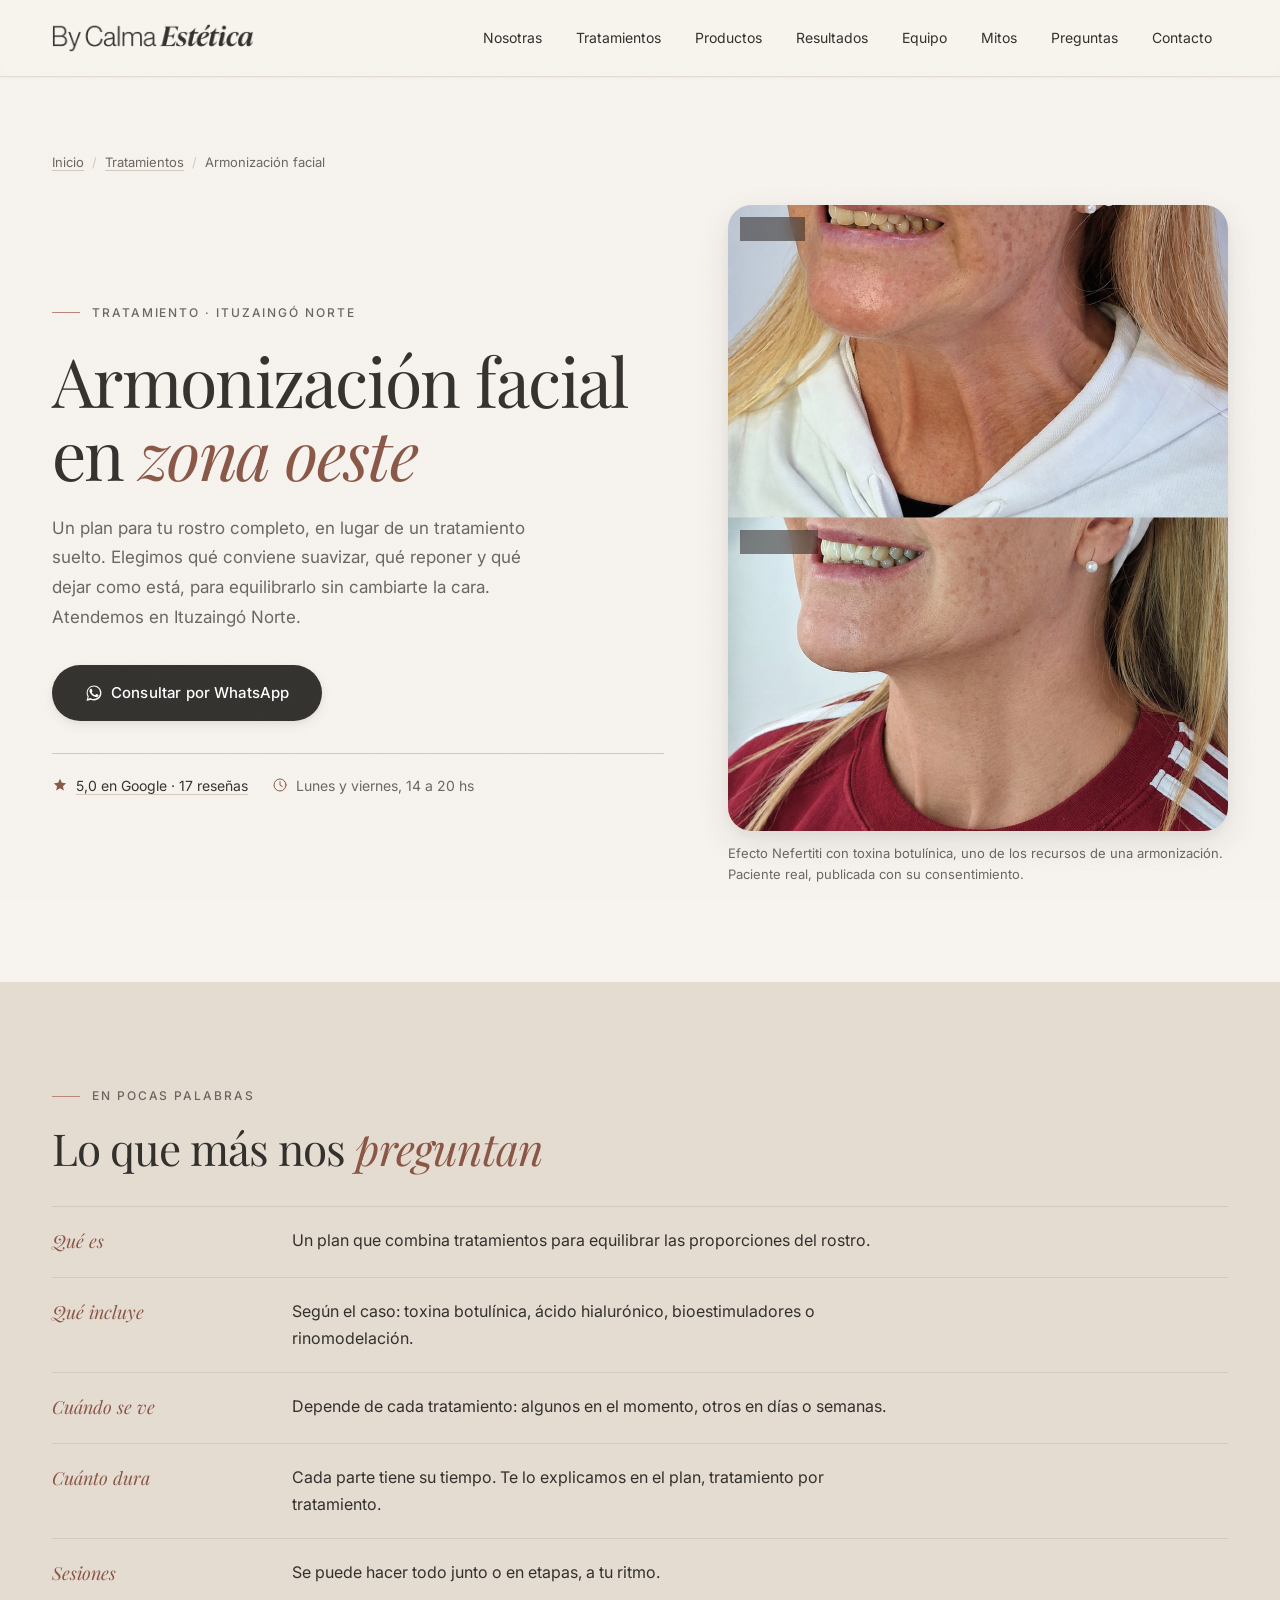
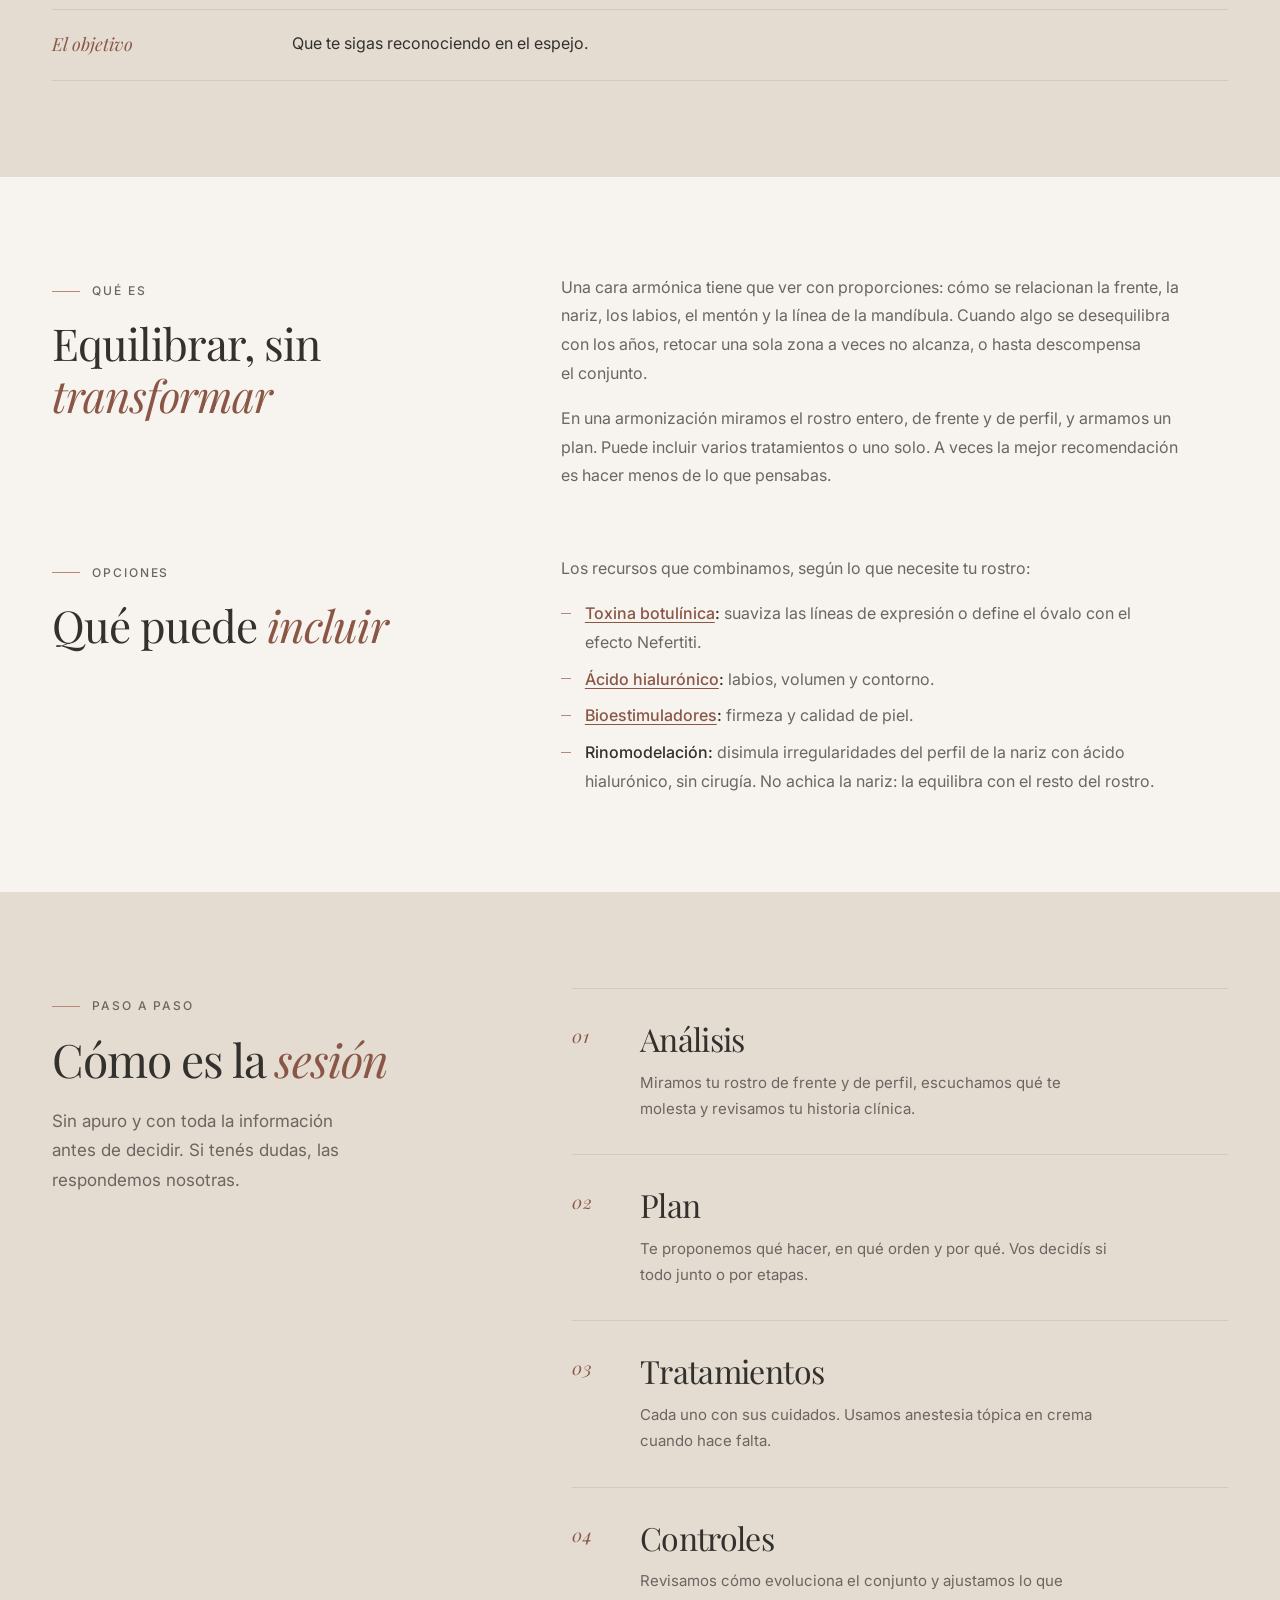
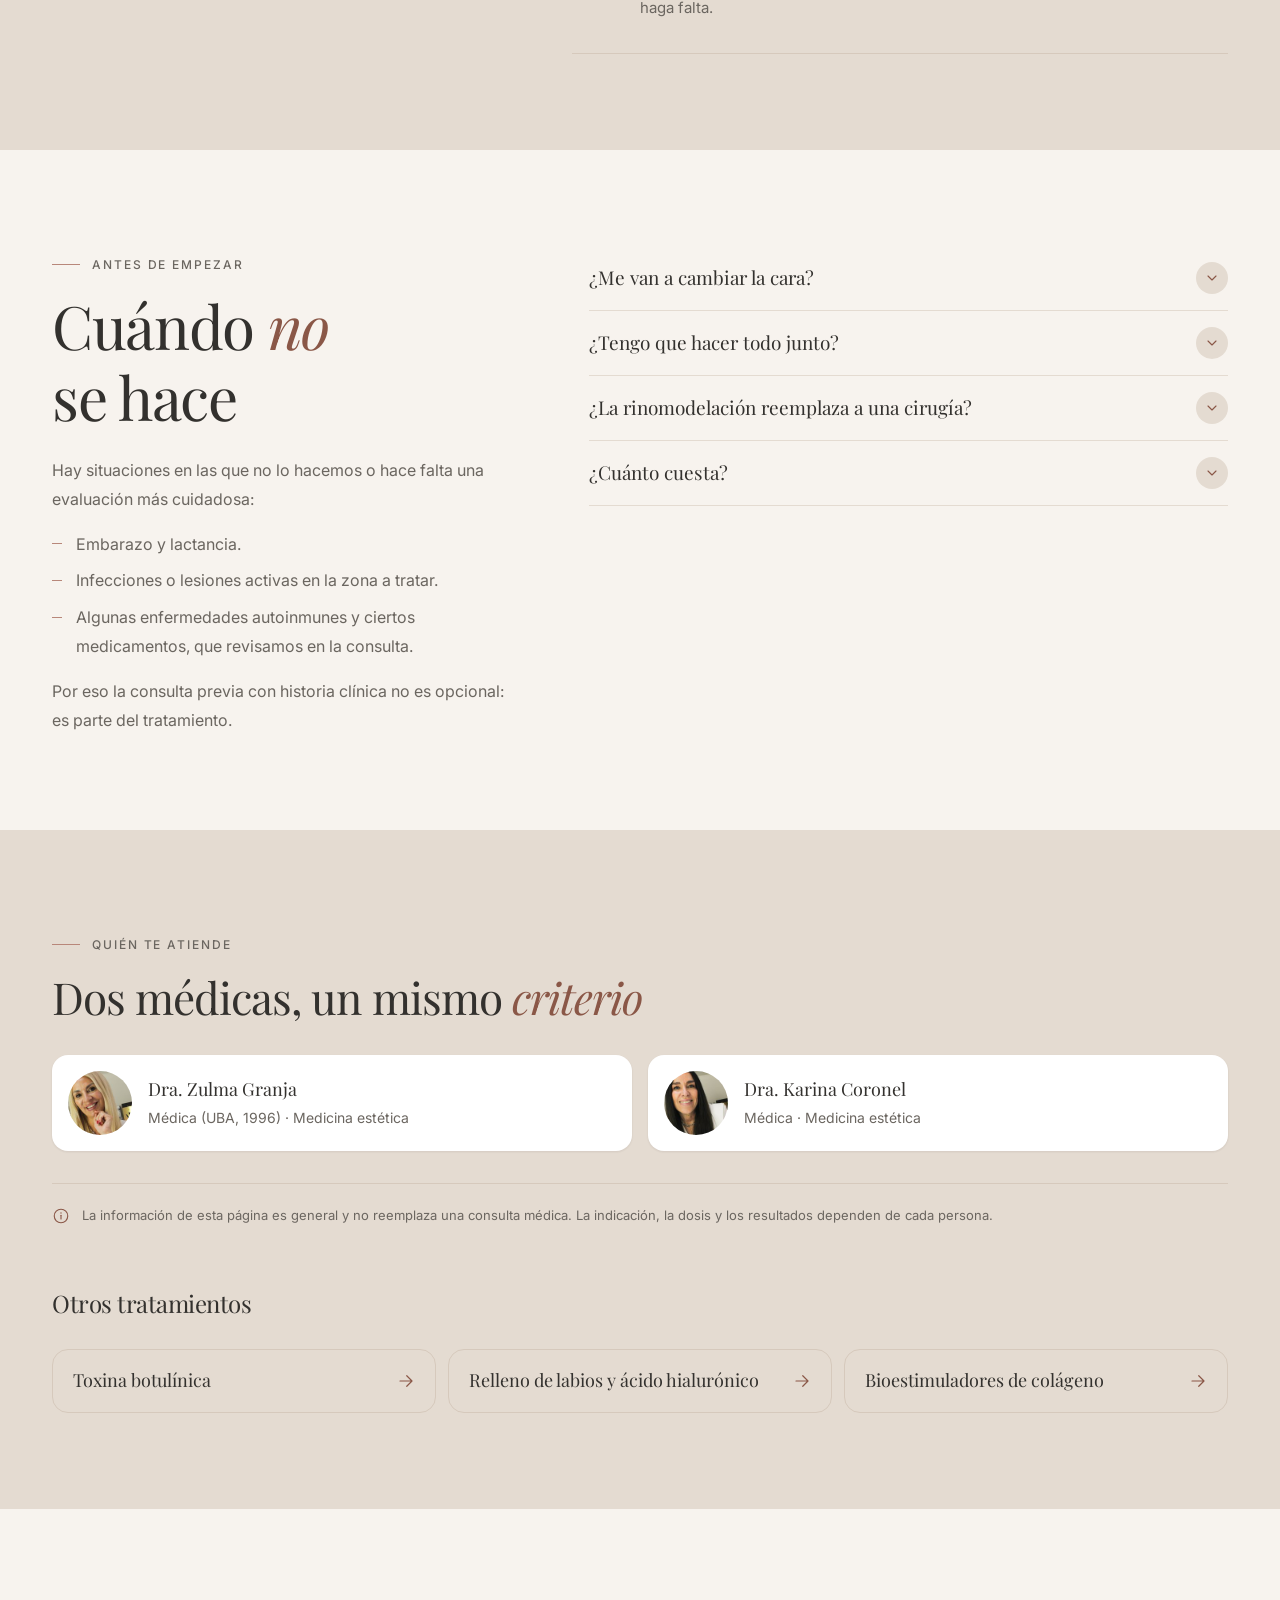
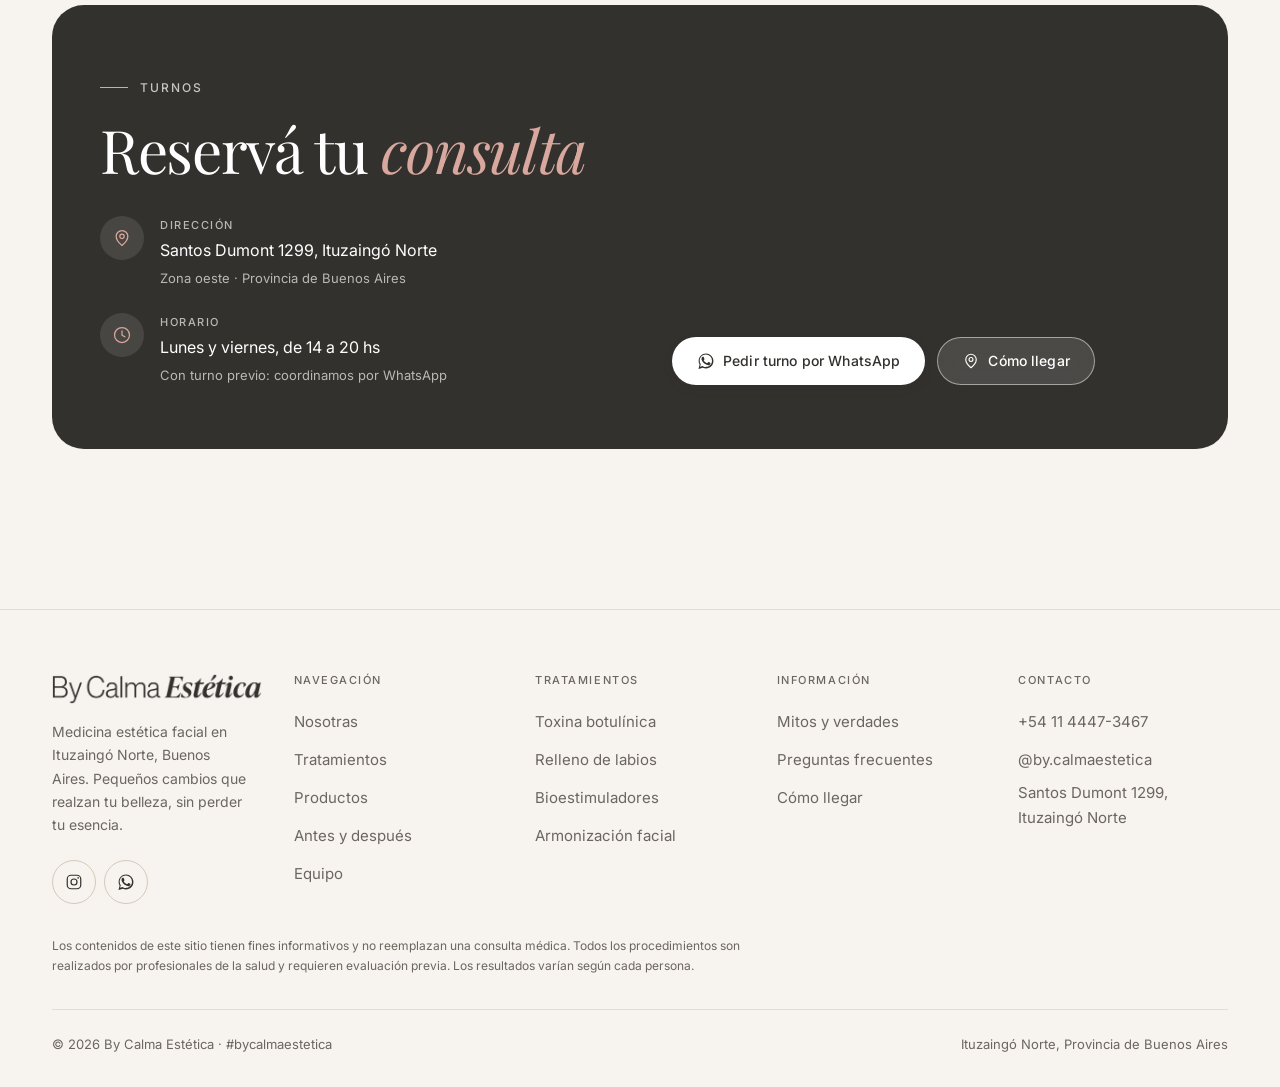
<file: armonizacion-facial-zona-oeste/index.html>
<!DOCTYPE html>
<html lang="es-AR">
  <head>
    <meta charset="UTF-8" />
    <meta name="viewport" content="width=device-width, initial-scale=1" />

    <!-- Página generada a partir de la home (header, menú y footer iguales).
         Si cambiás el horario o el teléfono, cambialo también acá. -->
    <title>Armonización facial en zona oeste | By Calma Estética</title>
    <meta name="description" content="Armonización facial en Ituzaingó, zona oeste: un plan para equilibrar tu rostro combinando tratamientos, sin cambiarte la cara. Turnos por WhatsApp." />
    <meta name="robots" content="index, follow, max-image-preview:large" />
    <meta name="theme-color" content="#f7f3ee" />
    <link rel="canonical" href="https://www.bycalmaestetica.com.ar/armonizacion-facial-zona-oeste/" />

    <meta property="og:type" content="website" />
    <meta property="og:locale" content="es_AR" />
    <meta property="og:site_name" content="By Calma Estética" />
    <meta property="og:title" content="Armonización facial en zona oeste | By Calma Estética" />
    <meta property="og:description" content="Armonización facial en Ituzaingó, zona oeste: un plan para equilibrar tu rostro combinando tratamientos, sin cambiarte la cara. Turnos por WhatsApp." />
    <meta property="og:url" content="https://www.bycalmaestetica.com.ar/armonizacion-facial-zona-oeste/" />
    <meta property="og:image" content="https://www.bycalmaestetica.com.ar/assets/img/og-by-calma.jpg?v=1" />
    <meta property="og:image:width" content="1200" />
    <meta property="og:image:height" content="630" />
    <meta name="twitter:card" content="summary_large_image" />

    <link rel="icon" href="/assets/logo/favicon.png" sizes="32x32" />
    <link rel="icon" href="/assets/logo/favicon-512.png" sizes="512x512" />
    <link rel="apple-touch-icon" href="/assets/logo/apple-touch-icon.png" />

    <link rel="preconnect" href="https://fonts.googleapis.com" />
    <link rel="preconnect" href="https://fonts.gstatic.com" crossorigin />
    <link
      rel="stylesheet"
      href="https://fonts.googleapis.com/css2?family=Playfair+Display:ital,wght@0,400;0,500;0,600;1,400;1,500;1,600&family=Inter:wght@300;400;500;600&display=swap"
    />
    <link rel="stylesheet" href="/assets/css/styles.css?v=28" />
    <link rel="stylesheet" href="/assets/css/tratamiento.css?v=1" />
    <noscript>
      <style>
        [data-reveal] { opacity: 1 !important; transform: none !important; }
      </style>
    </noscript>

    <script type="application/ld+json">
{
  "@context": "https://schema.org",
  "@graph": [
    {
      "@type": "MedicalWebPage",
      "@id": "https://www.bycalmaestetica.com.ar/armonizacion-facial-zona-oeste/#pagina",
      "url": "https://www.bycalmaestetica.com.ar/armonizacion-facial-zona-oeste/",
      "name": "Armonización facial en zona oeste | By Calma Estética",
      "description": "Armonización facial en Ituzaingó, zona oeste: un plan para equilibrar tu rostro combinando tratamientos, sin cambiarte la cara. Turnos por WhatsApp.",
      "inLanguage": "es-AR",
      "isPartOf": {
        "@type": "WebSite",
        "name": "By Calma Estética",
        "url": "https://www.bycalmaestetica.com.ar/"
      },
      "about": {
        "@id": "https://www.bycalmaestetica.com.ar/armonizacion-facial-zona-oeste/#procedimiento"
      },
      "breadcrumb": {
        "@id": "https://www.bycalmaestetica.com.ar/armonizacion-facial-zona-oeste/#migas"
      }
    },
    {
      "@type": "MedicalProcedure",
      "@id": "https://www.bycalmaestetica.com.ar/armonizacion-facial-zona-oeste/#procedimiento",
      "name": "Armonización facial",
      "procedureType": "https://schema.org/NoninvasiveProcedure",
      "bodyLocation": "Rostro",
      "howPerformed": "Miramos tu rostro de frente y de perfil, escuchamos qué te molesta y revisamos tu historia clínica. Te proponemos qué hacer, en qué orden y por qué. Vos decidís si todo junto o por etapas. Cada uno con sus cuidados. Usamos anestesia tópica en crema cuando hace falta."
    },
    {
      "@type": "BreadcrumbList",
      "@id": "https://www.bycalmaestetica.com.ar/armonizacion-facial-zona-oeste/#migas",
      "itemListElement": [
        {
          "@type": "ListItem",
          "position": 1,
          "name": "Inicio",
          "item": "https://www.bycalmaestetica.com.ar/"
        },
        {
          "@type": "ListItem",
          "position": 2,
          "name": "Tratamientos",
          "item": "https://www.bycalmaestetica.com.ar/#tratamientos"
        },
        {
          "@type": "ListItem",
          "position": 3,
          "name": "Armonización facial",
          "item": "https://www.bycalmaestetica.com.ar/armonizacion-facial-zona-oeste/"
        }
      ]
    },
    {
      "@type": "MedicalClinic",
      "@id": "https://www.bycalmaestetica.com.ar/#clinica",
      "name": "By Calma Estética",
      "url": "https://www.bycalmaestetica.com.ar/",
      "telephone": "+541144473467",
      "address": {
        "@type": "PostalAddress",
        "streetAddress": "Santos Dumont 1299",
        "addressLocality": "Ituzaingó",
        "addressRegion": "Buenos Aires",
        "postalCode": "B1714CRY",
        "addressCountry": "AR"
      },
      "hasMap": "https://maps.google.com/?cid=14278384173827201350",
      "openingHoursSpecification": {
        "@type": "OpeningHoursSpecification",
        "dayOfWeek": [
          "Monday",
          "Friday"
        ],
        "opens": "14:00",
        "closes": "20:00"
      }
    }
  ]
}
    </script>
  </head>

  <body data-pagina="armonizacion" data-wa-msg="Hola! Vi la web de By Calma Estética y quiero consultar por armonización facial.">
    <a class="skip-link" href="#main">Saltar al contenido principal</a>

    <svg width="0" height="0" style="position: absolute" aria-hidden="true">
      <defs>
        <symbol id="i-star" viewBox="0 0 24 24">
          <path fill="currentColor" d="M12 2.8l2.75 5.95 6.5.72-4.85 4.4 1.35 6.4L12 17.02l-5.75 3.25 1.35-6.4-4.85-4.4 6.5-.72z" />
        </symbol>
        <symbol id="i-menu" viewBox="0 0 24 24" fill="none" stroke="currentColor" stroke-width="1.6" stroke-linecap="round">
          <path d="M4 7h16M4 12h16M4 17h16" />
        </symbol>
        <symbol id="i-close" viewBox="0 0 24 24" fill="none" stroke="currentColor" stroke-width="1.6" stroke-linecap="round">
          <path d="M6 6l12 12M18 6L6 18" />
        </symbol>
        <symbol id="i-chevron-down" viewBox="0 0 24 24" fill="none" stroke="currentColor" stroke-width="1.7" stroke-linecap="round" stroke-linejoin="round">
          <path d="M6 9l6 6 6-6" />
        </symbol>
        <symbol id="i-arrow-right" viewBox="0 0 24 24" fill="none" stroke="currentColor" stroke-width="1.6" stroke-linecap="round" stroke-linejoin="round">
          <path d="M4 12h16M13 5l7 7-7 7" />
        </symbol>
        <symbol id="i-arrow-up-right" viewBox="0 0 24 24" fill="none" stroke="currentColor" stroke-width="1.6" stroke-linecap="round" stroke-linejoin="round">
          <path d="M7 17L17 7M8 7h9v9" />
        </symbol>
        <symbol id="i-whatsapp" viewBox="0 0 24 24" fill="currentColor">
          <path d="M17.47 14.38c-.3-.15-1.76-.87-2.03-.97-.27-.1-.47-.15-.67.15-.2.3-.77.96-.94 1.16-.17.2-.35.22-.65.07-.3-.15-1.26-.46-2.4-1.48-.89-.79-1.49-1.76-1.66-2.06-.17-.3-.02-.46.13-.61.14-.13.3-.35.45-.52.15-.17.2-.3.3-.5.1-.2.05-.37-.02-.52-.08-.15-.67-1.61-.92-2.2-.24-.58-.49-.5-.67-.51h-.57c-.2 0-.52.07-.79.37-.27.3-1.04 1.01-1.04 2.47s1.06 2.86 1.21 3.06c.15.2 2.09 3.2 5.07 4.48.71.31 1.26.49 1.69.63.71.22 1.36.19 1.87.12.57-.09 1.76-.72 2-1.41.25-.7.25-1.29.18-1.42-.08-.13-.28-.2-.58-.35z" />
          <path d="M12.04 2C6.6 2 2.17 6.43 2.17 11.87c0 1.74.46 3.44 1.32 4.94L2 22.5l5.83-1.52a9.83 9.83 0 0 0 4.2.95h.01c5.44 0 9.87-4.43 9.87-9.87 0-2.64-1.03-5.12-2.9-6.98A9.8 9.8 0 0 0 12.04 2zm0 17.99h-.01a8.2 8.2 0 0 1-4.17-1.14l-.3-.18-3.46.9.93-3.37-.2-.31a8.15 8.15 0 0 1-1.25-4.35c0-4.52 3.68-8.2 8.21-8.2a8.14 8.14 0 0 1 5.8 2.41 8.14 8.14 0 0 1 2.4 5.8c0 4.53-3.68 8.21-8.2 8.21z" />
        </symbol>
        <symbol id="i-instagram" viewBox="0 0 24 24" fill="none" stroke="currentColor" stroke-width="1.6" stroke-linecap="round" stroke-linejoin="round">
          <rect x="3" y="3" width="18" height="18" rx="5" />
          <circle cx="12" cy="12" r="4" />
          <circle cx="17.5" cy="6.5" r="1.1" fill="currentColor" stroke="none" />
        </symbol>
        <symbol id="i-shield" viewBox="0 0 24 24" fill="none" stroke="currentColor" stroke-width="1.5" stroke-linecap="round" stroke-linejoin="round">
          <path d="M12 3l7.5 3v5.4c0 4.4-3.1 8.5-7.5 9.6-4.4-1.1-7.5-5.2-7.5-9.6V6z" />
          <path d="M9.2 12.2l1.9 1.9 3.9-3.9" />
        </symbol>
        <symbol id="i-heart" viewBox="0 0 24 24" fill="none" stroke="currentColor" stroke-width="1.5" stroke-linecap="round" stroke-linejoin="round">
          <path d="M12 20.3l-1.4-1.3C5.9 14.8 3 12.2 3 8.9 3 6.3 5 4.3 7.6 4.3c1.5 0 2.9.7 3.8 1.8l.6.8.6-.8a4.7 4.7 0 0 1 3.8-1.8C19 4.3 21 6.3 21 8.9c0 3.3-2.9 5.9-7.6 10.1z" />
        </symbol>
        <symbol id="i-certificate" viewBox="0 0 24 24" fill="none" stroke="currentColor" stroke-width="1.5" stroke-linecap="round" stroke-linejoin="round">
          <circle cx="12" cy="9" r="5.2" />
          <path d="M8.6 13.4L7.5 21l4.5-2.3L16.5 21l-1.1-7.6" />
        </symbol>
        <symbol id="i-map-pin" viewBox="0 0 24 24" fill="none" stroke="currentColor" stroke-width="1.5" stroke-linecap="round" stroke-linejoin="round">
          <path d="M12 21s7-5.6 7-11a7 7 0 1 0-14 0c0 5.4 7 11 7 11z" />
          <circle cx="12" cy="10" r="2.6" />
        </symbol>
        <symbol id="i-clock" viewBox="0 0 24 24" fill="none" stroke="currentColor" stroke-width="1.5" stroke-linecap="round" stroke-linejoin="round">
          <circle cx="12" cy="12" r="9" />
          <path d="M12 7v5.2l3.4 2" />
        </symbol>
        <symbol id="i-expand" viewBox="0 0 24 24" fill="none" stroke="currentColor" stroke-width="1.6" stroke-linecap="round" stroke-linejoin="round">
          <path d="M9 4H4v5M15 4h5v5M15 20h5v-5M9 20H4v-5" />
        </symbol>
        <symbol id="i-info" viewBox="0 0 24 24" fill="none" stroke="currentColor" stroke-width="1.5" stroke-linecap="round" stroke-linejoin="round">
          <circle cx="12" cy="12" r="9" />
          <path d="M12 11v5" />
          <circle cx="12" cy="8" r=".9" fill="currentColor" stroke="none" />
        </symbol>
        <symbol id="i-leaf" viewBox="0 0 24 24" fill="none" stroke="currentColor" stroke-width="1.5" stroke-linecap="round" stroke-linejoin="round">
          <path d="M4 20c0-8 5-14 16-15 0 11-6 15-12 15-2 0-4-1.5-4-1.5z" />
          <path d="M4.5 19.5C8 16 12 13.5 17 11.5" />
        </symbol>
        <symbol id="i-question" viewBox="0 0 24 24" fill="none" stroke="currentColor" stroke-width="1.5" stroke-linecap="round" stroke-linejoin="round">
          <circle cx="12" cy="12" r="9" />
          <path d="M9.6 9.3a2.5 2.5 0 0 1 4.8.8c0 1.7-2.4 2-2.4 3.4" />
          <circle cx="12" cy="16.6" r=".85" fill="currentColor" stroke="none" />
        </symbol>
      </defs>
    </svg>

    <header class="site-header is-stuck" id="siteHeader" data-solid>
      <div class="container header-inner">
        <a class="brand" href="/" aria-label="By Calma Estética — Inicio">
          <img
            class="brand-logo brand-logo-dark"
            src="/assets/logo/logo.png?v=2"
            alt="By Calma Estética"
            width="900"
            height="125"
          />
          <img
            class="brand-logo brand-logo-light"
            src="/assets/logo/logo-blanco.png?v=2"
            alt=""
            aria-hidden="true"
            width="900"
            height="125"
          />
        </a>

        <nav class="nav-desktop" aria-label="Navegación principal">
          <a href="/#nosotras">Nosotras</a>
          <a href="/#tratamientos">Tratamientos</a>
          <a href="/#productos">Productos</a>
          <a href="/#resultados">Resultados</a>
          <a href="/#equipo">Equipo</a>
          <a href="/#mitos">Mitos</a>
          <a href="/#faq">Preguntas</a>
          <a href="/#contacto">Contacto</a>
        </nav>

        <div class="header-actions">
          <button
            class="nav-toggle"
            id="navToggle"
            type="button"
            aria-label="Abrir menú"
            aria-expanded="false"
            aria-controls="navMobile"
          >
            <svg class="icon" width="24" height="24" aria-hidden="true"><use href="#i-menu" /></svg>
          </button>
        </div>
      </div>
    </header>

    <div class="nav-mobile" id="navMobile" data-open="false" role="dialog" aria-modal="true" aria-label="Menú de navegación">
      <div class="nav-mobile-head">
        <img class="brand-logo" src="/assets/logo/logo.png?v=2" alt="By Calma Estética" width="900" height="125" />
        <button class="nav-toggle" id="navClose" type="button" aria-label="Cerrar menú">
          <svg class="icon" width="24" height="24" aria-hidden="true"><use href="#i-close" /></svg>
        </button>
      </div>

      <nav class="nav-mobile-links" aria-label="Navegación móvil">
        <a href="/#nosotras">Nosotras</a>
        <a href="/#tratamientos">Tratamientos</a>
        <a href="/#productos">Productos</a>
        <a href="/#resultados">Resultados</a>
        <a href="/#equipo">Equipo</a>
        <a href="/#mitos">Mitos y verdades</a>
        <a href="/#faq">Preguntas frecuentes</a>
        <a href="/#contacto">Contacto</a>
      </nav>

      <a class="btn btn-primary" data-wa href="/#contacto" target="_blank" rel="noopener">
        <svg class="icon" aria-hidden="true"><use href="#i-whatsapp" /></svg>
        Pedir turno por WhatsApp
      </a>
    </div>

    <main id="main">
      <!-- ==================================================================
           ENCABEZADO DE LA PÁGINA
           ================================================================== -->
      <section class="t-hero" id="inicio-tratamiento">
        <div class="container">
          <nav class="t-crumbs" aria-label="Estás en">
            <ol>
              <li><a href="/">Inicio</a></li>
              <li><a href="/#tratamientos">Tratamientos</a></li>
              <li aria-current="page">Armonización facial</li>
            </ol>
          </nav>

          <div class="t-hero-grid">
            <div>
              <p class="eyebrow">Tratamiento · Ituzaingó Norte</p>
              <h1 class="t-title">Armonización facial en <span class="accent-italic">zona oeste</span></h1>
              <p class="lead">Un plan para tu rostro completo, en lugar de un tratamiento suelto. Elegimos qué conviene suavizar, qué reponer y qué dejar como está, para equilibrarlo sin cambiarte la cara. Atendemos en Ituzaingó Norte.</p>
              <a class="btn btn-primary btn-lg" data-wa href="/#contacto" target="_blank" rel="noopener">
                <svg class="icon" aria-hidden="true"><use href="#i-whatsapp" /></svg>
                Consultar por WhatsApp
              </a>
              <ul class="t-trust">
                <li>
                  <svg class="icon" aria-hidden="true"><use href="#i-star" /></svg>
                  <a href="https://maps.google.com/?cid=14278384173827201350" target="_blank" rel="noopener" data-track="resenas_google">5,0 en Google · 17 reseñas</a>
                </li>
                <li>
                  <svg class="icon" aria-hidden="true"><use href="#i-clock" /></svg>
                  Lunes y viernes, 14 a 20 hs
                </li>
              </ul>
            </div>

            <figure class="t-figure">
              <div class="result-media">
                <img src="/assets/img/resultado-nefertiti-botox.jpg?v=2" alt="Antes y después del efecto Nefertiti con toxina botulínica en cuello y mandíbula" width="1080" height="1350" fetchpriority="high" />
                <span class="ab-label ab-antes">Antes</span>
                <span class="ab-label ab-despues">Después</span>
              </div>
              <figcaption>Efecto Nefertiti con toxina botulínica, uno de los recursos de una armonización. Paciente real, publicada con su consentimiento.</figcaption>
            </figure>
          </div>
        </div>
      </section>

      <!-- ==================================================================
           EN POCAS PALABRAS
           ================================================================== -->
      <section class="section band-sand" id="resumen">
        <div class="container">
          <p class="eyebrow">En pocas palabras</p>
          <h2 class="h-section t-block-title">Lo que más nos <span class="accent-italic">preguntan</span></h2>
          <dl class="t-facts">
              <div><dt>Qué es</dt><dd>Un plan que combina tratamientos para equilibrar las proporciones del rostro.</dd></div>
              <div><dt>Qué incluye</dt><dd>Según el caso: toxina botulínica, ácido hialurónico, bioestimuladores o rinomodelación.</dd></div>
              <div><dt>Cuándo se ve</dt><dd>Depende de cada tratamiento: algunos en el momento, otros en días o semanas.</dd></div>
              <div><dt>Cuánto dura</dt><dd>Cada parte tiene su tiempo. Te lo explicamos en el plan, tratamiento por tratamiento.</dd></div>
              <div><dt>Sesiones</dt><dd>Se puede hacer todo junto o en etapas, a tu ritmo.</dd></div>
              <div><dt>El objetivo</dt><dd>Que te sigas reconociendo en el espejo.</dd></div>
          </dl>
        </div>
      </section>

      <!-- ==================================================================
           QUÉ ES Y DÓNDE SE USA
           ================================================================== -->
      <section class="section" id="que-es">
        <div class="container t-split">
          <div>
            <p class="eyebrow">Qué es</p>
            <h2 class="h-section">Equilibrar, sin <span class="accent-italic">transformar</span></h2>
          </div>
          <div class="t-prose">
              <p>Una cara armónica tiene que ver con proporciones: cómo se relacionan la frente, la nariz, los labios, el mentón y la línea de la mandíbula. Cuando algo se desequilibra con los años, retocar una sola zona a veces no alcanza, o hasta descompensa el conjunto.</p>
              <p>En una armonización miramos el rostro entero, de frente y de perfil, y armamos un plan. Puede incluir varios tratamientos o uno solo. A veces la mejor recomendación es hacer menos de lo que pensabas.</p>
          </div>
        </div>

        <div class="container t-split" style="margin-top: var(--space-16)">
          <div>
            <p class="eyebrow">Opciones</p>
            <h2 class="h-section">Qué puede <span class="accent-italic">incluir</span></h2>
          </div>
          <div class="t-prose">
            <p>Los recursos que combinamos, según lo que necesite tu rostro:</p>
            <ul>
                <li><strong><a href="/toxina-botulinica-ituzaingo/">Toxina botulínica</a>:</strong> suaviza las líneas de expresión o define el óvalo con el efecto Nefertiti.</li>
                <li><strong><a href="/relleno-de-labios-ituzaingo/">Ácido hialurónico</a>:</strong> labios, volumen y contorno.</li>
                <li><strong><a href="/bioestimuladores-ituzaingo/">Bioestimuladores</a>:</strong> firmeza y calidad de piel.</li>
                <li><strong>Rinomodelación:</strong> disimula irregularidades del perfil de la nariz con ácido hialurónico, sin cirugía. No achica la nariz: la equilibra con el resto del rostro.</li>
            </ul>
          </div>
        </div>
      </section>

      <!-- ==================================================================
           CÓMO ES LA SESIÓN
           ================================================================== -->
      <section class="section band-sand" id="sesion">
        <div class="container frentes-grid">
          <div class="frentes-intro">
            <p class="eyebrow">Paso a paso</p>
            <h2 class="h-section">Cómo es la <span class="accent-italic">sesión</span></h2>
            <p class="lead">Sin apuro y con toda la información antes de decidir. Si tenés dudas, las respondemos nosotras.</p>
          </div>
          <ol class="frentes">
            <li class="frente">
              <span class="frente-num">01</span>
              <div class="frente-texto">
                <h3>Análisis</h3>
                <p>Miramos tu rostro de frente y de perfil, escuchamos qué te molesta y revisamos tu historia clínica.</p>
              </div>
            </li>
            <li class="frente">
              <span class="frente-num">02</span>
              <div class="frente-texto">
                <h3>Plan</h3>
                <p>Te proponemos qué hacer, en qué orden y por qué. Vos decidís si todo junto o por etapas.</p>
              </div>
            </li>
            <li class="frente">
              <span class="frente-num">03</span>
              <div class="frente-texto">
                <h3>Tratamientos</h3>
                <p>Cada uno con sus cuidados. Usamos anestesia tópica en crema cuando hace falta.</p>
              </div>
            </li>
            <li class="frente">
              <span class="frente-num">04</span>
              <div class="frente-texto">
                <h3>Controles</h3>
                <p>Revisamos cómo evoluciona el conjunto y ajustamos lo que haga falta.</p>
              </div>
            </li>
          </ol>
        </div>
      </section>

      <!-- ==================================================================
           CUÁNDO NO + PREGUNTAS
           ================================================================== -->
      <section class="section" id="preguntas">
        <div class="container faq-grid">
          <div class="faq-aside">
            <p class="eyebrow">Antes de empezar</p>
            <h2 class="h-section">Cuándo <span class="accent-italic">no</span> se hace</h2>
            <div class="t-prose" style="margin-top: var(--space-6)">
              <p>Hay situaciones en las que no lo hacemos o hace falta una evaluación más cuidadosa:</p>
              <ul>
                <li>Embarazo y lactancia.</li>
                <li>Infecciones o lesiones activas en la zona a tratar.</li>
                <li>Algunas enfermedades autoinmunes y ciertos medicamentos, que revisamos en la consulta.</li>
              </ul>
              <p>Por eso la consulta previa con historia clínica no es opcional: es parte del tratamiento.</p>
            </div>
          </div>

          <div>
            <article class="faq-item" data-open="false">
              <h3>
                <button class="faq-trigger" type="button" aria-expanded="false" aria-controls="q1">
                  ¿Me van a cambiar la cara?
                  <span class="chevron" aria-hidden="true"><svg class="icon"><use href="#i-chevron-down" /></svg></span>
                </button>
              </h3>
              <div class="faq-panel" id="q1">
                <div class="faq-panel-inner">
                  <p class="faq-body">No. El objetivo es que te veas mejor sin dejar de parecerte a vos. Por eso trabajamos con dosis conservadoras y, si hace falta, sumamos en los controles.</p>
                </div>
              </div>
            </article>

            <article class="faq-item" data-open="false">
              <h3>
                <button class="faq-trigger" type="button" aria-expanded="false" aria-controls="q2">
                  ¿Tengo que hacer todo junto?
                  <span class="chevron" aria-hidden="true"><svg class="icon"><use href="#i-chevron-down" /></svg></span>
                </button>
              </h3>
              <div class="faq-panel" id="q2">
                <div class="faq-panel-inner">
                  <p class="faq-body">No. Muchas pacientes prefieren hacerlo por etapas. Te proponemos un orden y vos elegís el ritmo.</p>
                </div>
              </div>
            </article>

            <article class="faq-item" data-open="false">
              <h3>
                <button class="faq-trigger" type="button" aria-expanded="false" aria-controls="q3">
                  ¿La rinomodelación reemplaza a una cirugía?
                  <span class="chevron" aria-hidden="true"><svg class="icon"><use href="#i-chevron-down" /></svg></span>
                </button>
              </h3>
              <div class="faq-panel" id="q3">
                <div class="faq-panel-inner">
                  <p class="faq-body">No. Disimula irregularidades del perfil con ácido hialurónico, pero no achica la nariz ni cambia su estructura. Si lo que buscás es eso, te lo decimos en la consulta.</p>
                </div>
              </div>
            </article>

            <article class="faq-item" data-open="false">
              <h3>
                <button class="faq-trigger" type="button" aria-expanded="false" aria-controls="q4">
                  ¿Cuánto cuesta?
                  <span class="chevron" aria-hidden="true"><svg class="icon"><use href="#i-chevron-down" /></svg></span>
                </button>
              </h3>
              <div class="faq-panel" id="q4">
                <div class="faq-panel-inner">
                  <p class="faq-body">Depende de los tratamientos que incluya el plan. Por eso no publicamos precios: escribinos por WhatsApp y te pasamos el valor según tu caso.</p>
                </div>
              </div>
            </article>
          </div>
        </div>
      </section>

      <!-- ==================================================================
           QUIÉN TE ATIENDE + OTROS TRATAMIENTOS
           ================================================================== -->
      <section class="section band-sand" id="equipo-tratamiento">
        <div class="container">
          <p class="eyebrow">Quién te atiende</p>
          <h2 class="h-section t-block-title">Dos médicas, un mismo <span class="accent-italic">criterio</span></h2>
          <ul class="t-team">
            <li>
              <img src="/assets/img/thumb-zulma.jpg" alt="Dra. Zulma Granja" width="160" height="160" loading="lazy" />
              <div><strong>Dra. Zulma Granja</strong><span>Médica (UBA, 1996) · Medicina estética</span></div>
            </li>
            <li>
              <img src="/assets/img/thumb-karina.jpg" alt="Dra. Karina Coronel" width="160" height="160" loading="lazy" />
              <div><strong>Dra. Karina Coronel</strong><span>Médica · Medicina estética</span></div>
            </li>
          </ul>

          <p class="note-box" style="margin-top: var(--space-8)">
            <svg class="icon" aria-hidden="true"><use href="#i-info" /></svg>
            <span>
              La información de esta página es general y no reemplaza una consulta
              médica. La indicación, la dosis y los resultados dependen de cada
              persona.
            </span>
          </p>

          <h2 class="h-card" style="margin-top: var(--space-16)">Otros tratamientos</h2>
          <ul class="t-related">
            <li>
              <a href="/toxina-botulinica-ituzaingo/">
                Toxina botulínica
                <svg class="icon" aria-hidden="true"><use href="#i-arrow-right" /></svg>
              </a>
            </li>
            <li>
              <a href="/relleno-de-labios-ituzaingo/">
                Relleno de labios y ácido hialurónico
                <svg class="icon" aria-hidden="true"><use href="#i-arrow-right" /></svg>
              </a>
            </li>
            <li>
              <a href="/bioestimuladores-ituzaingo/">
                Bioestimuladores de colágeno
                <svg class="icon" aria-hidden="true"><use href="#i-arrow-right" /></svg>
              </a>
            </li>
          </ul>
        </div>
      </section>

      <!-- ==================================================================
           CONTACTO
           ================================================================== -->
      <section class="section t-contact" id="contacto">
        <div class="container">
          <div class="contact-band">
            <div class="contact-grid">
              <div>
                <p class="eyebrow">Turnos</p>
                <h2 class="h-section">Reservá tu <span style="font-style: italic; color: var(--nude)">consulta</span></h2>
                <dl class="contact-list">
                  <div class="contact-item">
                    <span class="contact-icon" aria-hidden="true"><svg class="icon"><use href="#i-map-pin" /></svg></span>
                    <div>
                      <dt>Dirección</dt>
                      <dd>Santos Dumont 1299, Ituzaingó Norte<small>Zona oeste · Provincia de Buenos Aires</small></dd>
                    </div>
                  </div>
                  <div class="contact-item">
                    <span class="contact-icon" aria-hidden="true"><svg class="icon"><use href="#i-clock" /></svg></span>
                    <div>
                      <dt>Horario</dt>
                      <dd>Lunes y viernes, de 14 a 20 hs<small>Con turno previo: coordinamos por WhatsApp</small></dd>
                    </div>
                  </div>
                </dl>
              </div>
              <div class="contact-actions">
                <a class="btn btn-primary" data-wa href="/#contacto" target="_blank" rel="noopener">
                  <svg class="icon" aria-hidden="true"><use href="#i-whatsapp" /></svg>
                  Pedir turno por WhatsApp
                </a>
                <a class="btn btn-ghost-light" href="https://maps.google.com/?cid=14278384173827201350" target="_blank" rel="noopener">
                  <svg class="icon" aria-hidden="true"><use href="#i-map-pin" /></svg>
                  Cómo llegar
                </a>
              </div>
            </div>
          </div>
        </div>
      </section>
    </main>

    <footer class="site-footer">
      <div class="container">
        <div class="footer-grid">
          <div class="footer-brand">
            <img class="brand-logo footer-logo" src="/assets/logo/logo.png?v=2" alt="By Calma Estética" width="900" height="125" />
            <p>
              Medicina estética facial en Ituzaingó Norte, Buenos Aires.
              Pequeños cambios que realzan tu belleza, sin perder tu esencia.
            </p>
            <div class="socials">
              <a class="social-btn" data-ig href="https://www.instagram.com/by.calmaestetica/" target="_blank" rel="noopener" aria-label="Instagram de By Calma Estética">
                <svg class="icon" aria-hidden="true"><use href="#i-instagram" /></svg>
              </a>
              <a class="social-btn" data-wa href="https://wa.link/yxgf4b" target="_blank" rel="noopener" aria-label="Escribinos por WhatsApp">
                <svg class="icon" aria-hidden="true"><use href="#i-whatsapp" /></svg>
              </a>
            </div>
          </div>

          <div class="footer-col">
            <h3>Navegación</h3>
            <ul>
              <li><a href="/#nosotras">Nosotras</a></li>
              <li><a href="/#tratamientos">Tratamientos</a></li>
              <li><a href="/#productos">Productos</a></li>
              <li><a href="/#resultados">Antes y después</a></li>
              <li><a href="/#equipo">Equipo</a></li>
            </ul>
          </div>

          <div class="footer-col">
            <h3>Tratamientos</h3>
            <ul>
              <li><a href="/toxina-botulinica-ituzaingo/">Toxina botulínica</a></li>
              <li><a href="/relleno-de-labios-ituzaingo/">Relleno de labios</a></li>
              <li><a href="/bioestimuladores-ituzaingo/">Bioestimuladores</a></li>
              <li><a href="/armonizacion-facial-zona-oeste/">Armonización facial</a></li>
            </ul>
          </div>

          <div class="footer-col">
            <h3>Información</h3>
            <ul>
              <li><a href="/#mitos">Mitos y verdades</a></li>
              <li><a href="/#faq">Preguntas frecuentes</a></li>
              <li><a href="/#contacto">Cómo llegar</a></li>
            </ul>
          </div>

          <div class="footer-col">
            <h3>Contacto</h3>
            <ul>
              <li><a data-wa href="https://wa.link/yxgf4b" target="_blank" rel="noopener">+54 11 4447-3467</a></li>
              <li><a data-ig href="https://www.instagram.com/by.calmaestetica/" target="_blank" rel="noopener">@by.calmaestetica</a></li>
              <li><a href="/#contacto">Santos Dumont 1299, Ituzaingó Norte</a></li>
            </ul>
          </div>
        </div>

        <p class="footer-disclaimer">
          Los contenidos de este sitio tienen fines informativos y no reemplazan
          una consulta médica. Todos los procedimientos son realizados por
          profesionales de la salud y requieren evaluación previa. Los resultados
          varían según cada persona.
        </p>

        <div class="footer-bottom">
          <p>© <span id="year">2026</span> By Calma Estética · #bycalmaestetica</p>
          <p>Ituzaingó Norte, Provincia de Buenos Aires</p>
        </div>
      </div>
    </footer>

    <script src="/assets/js/main.js?v=28" defer></script>
  </body>
</html>
</file>
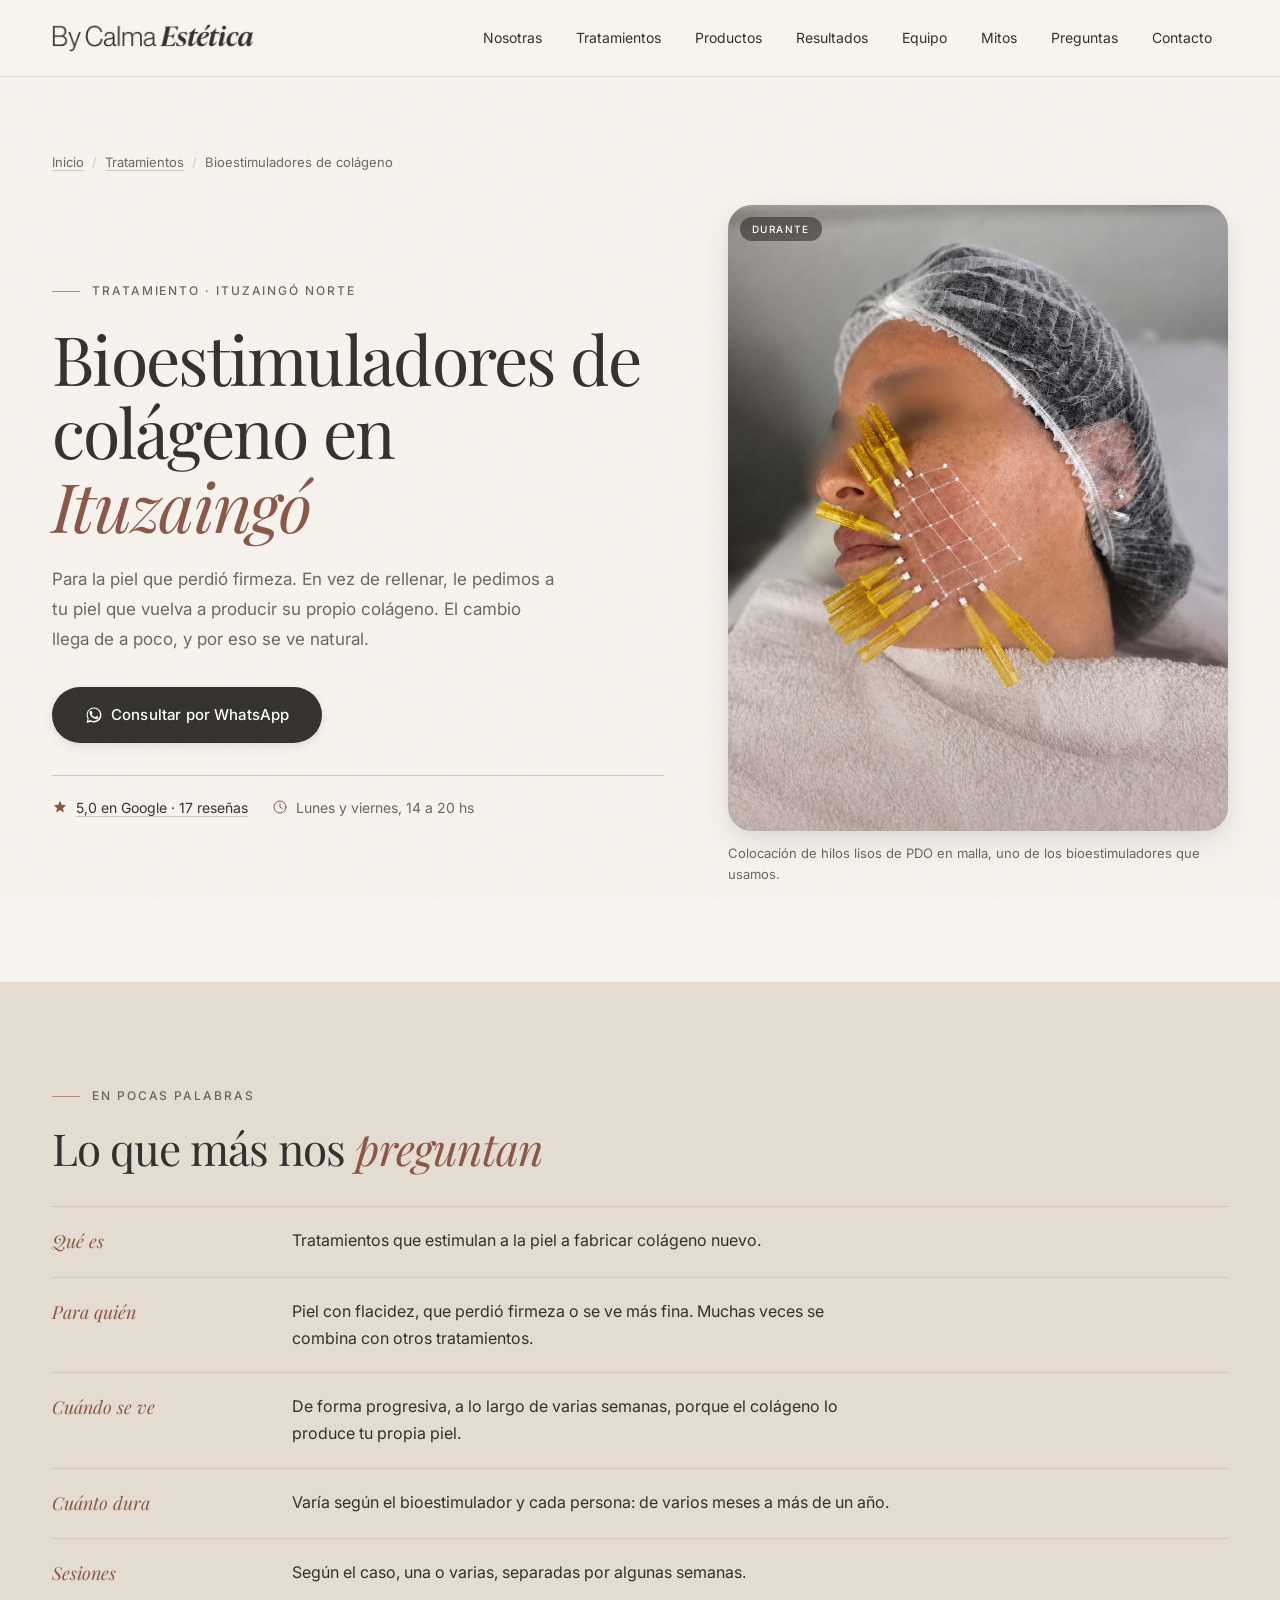
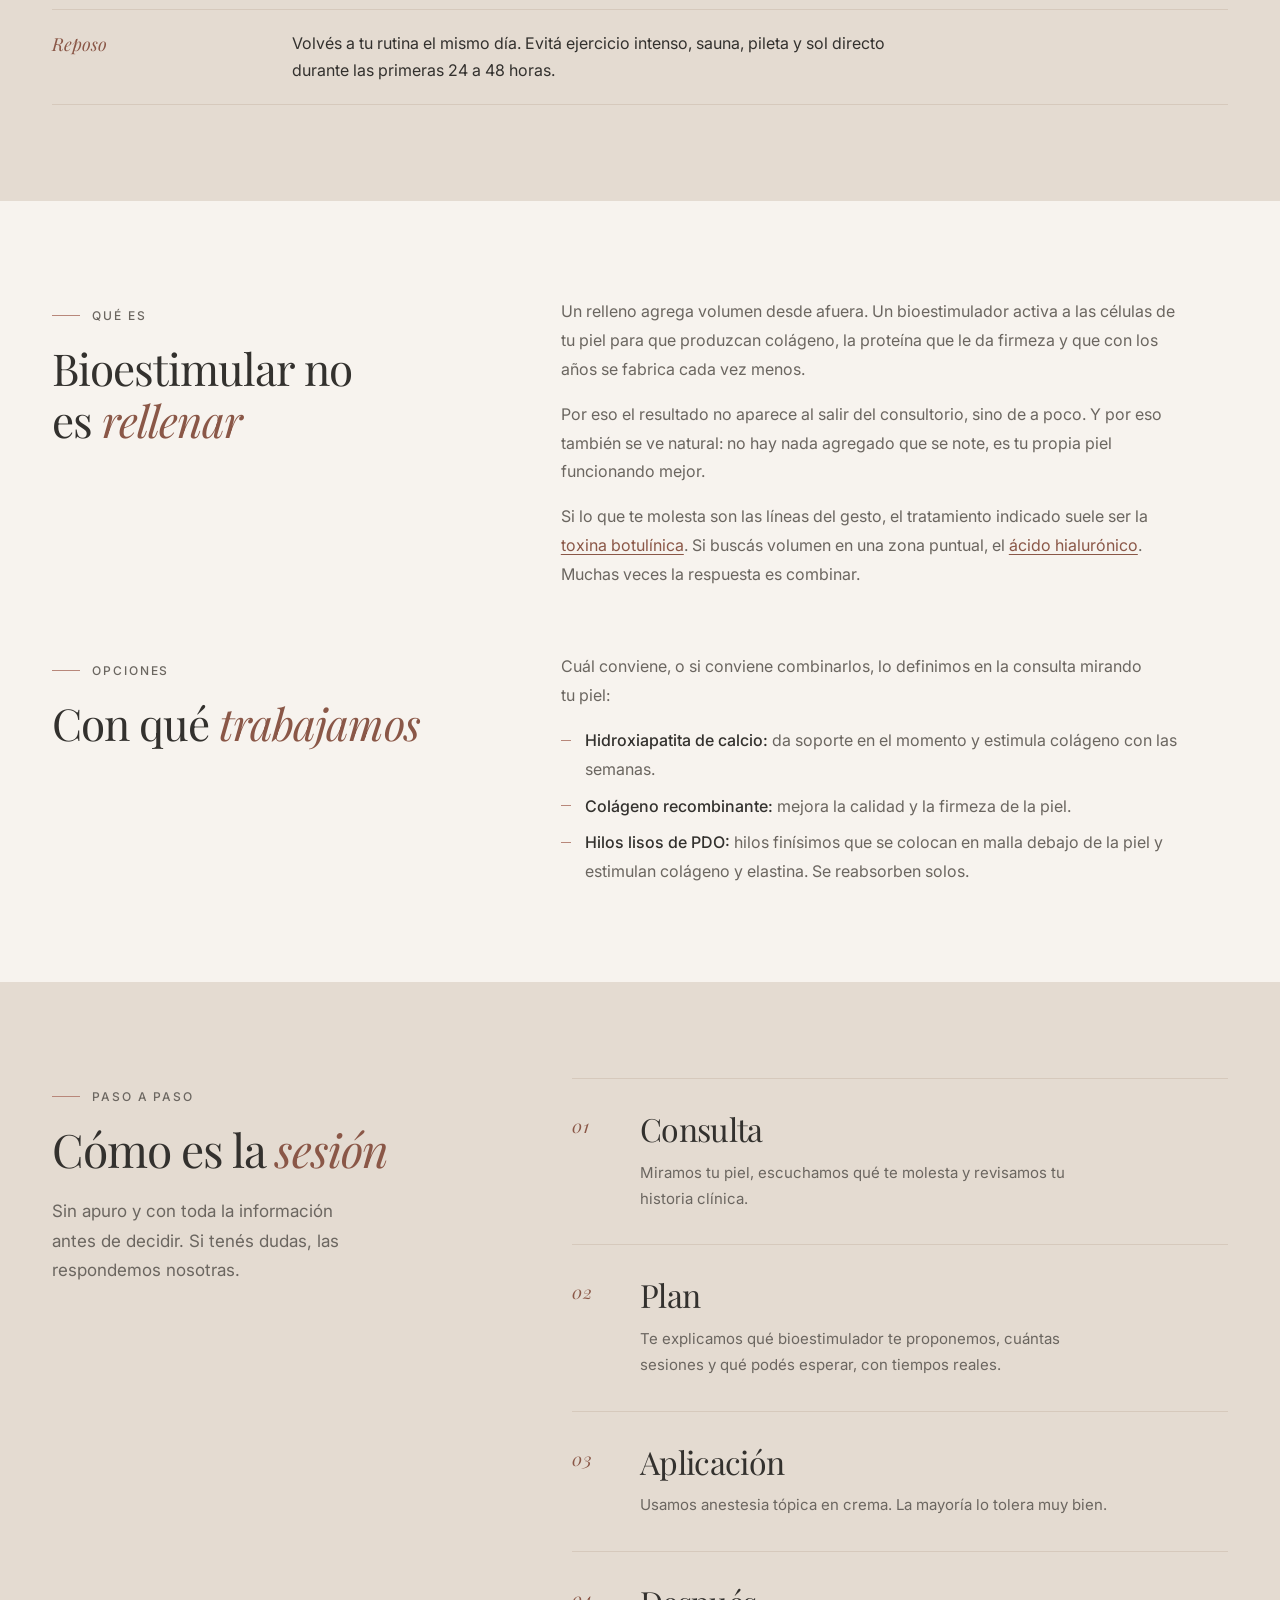
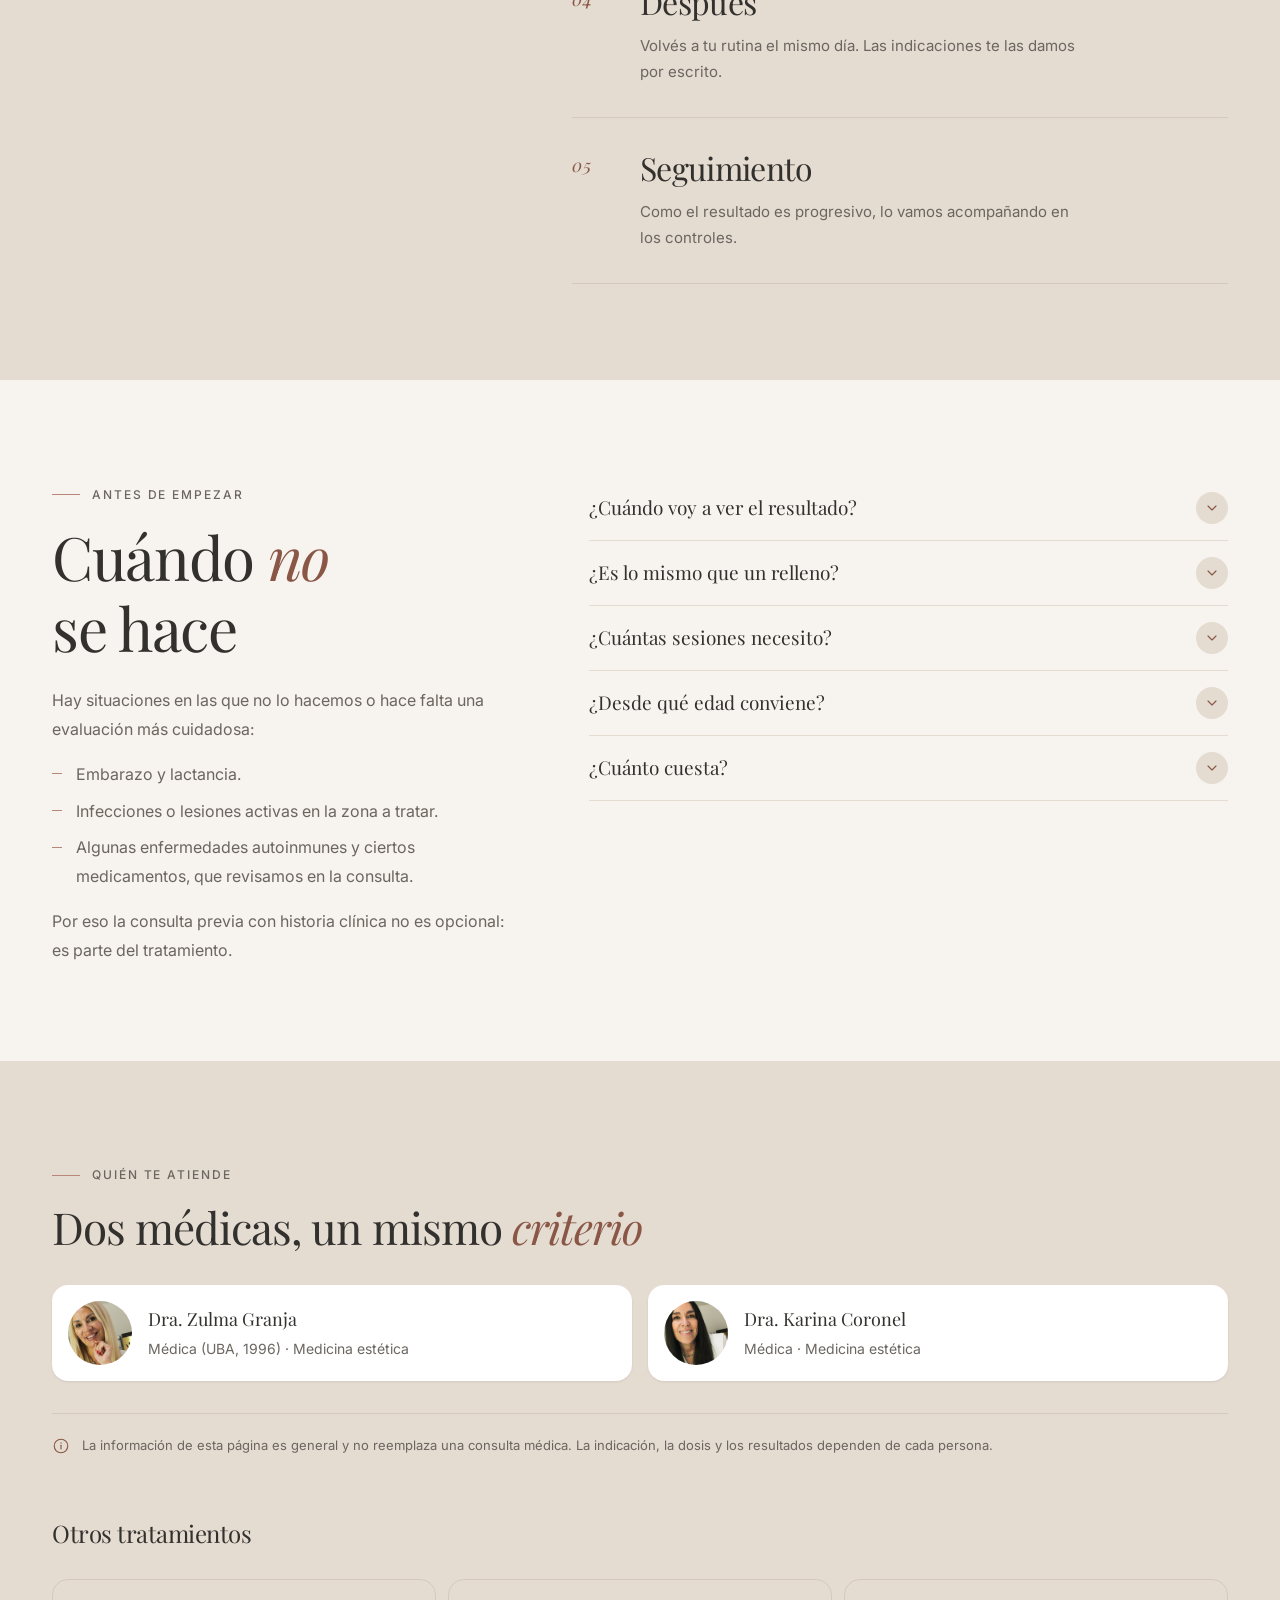
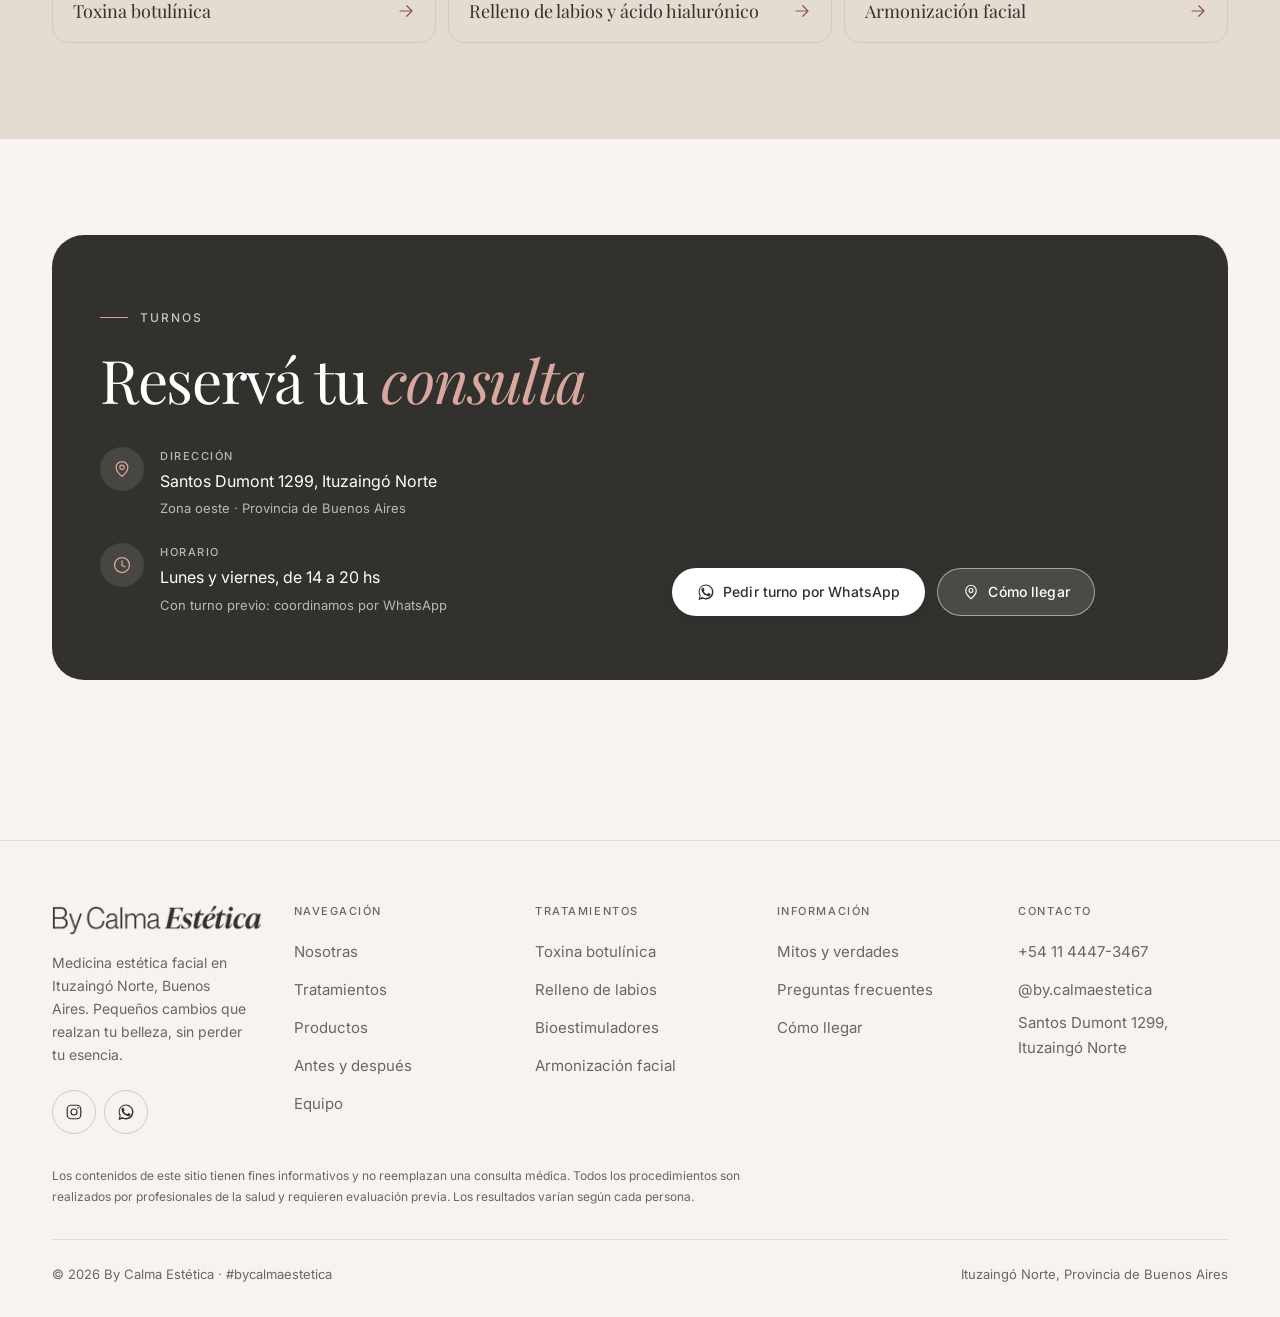
<file: bioestimuladores-ituzaingo/index.html>
<!DOCTYPE html>
<html lang="es-AR">
  <head>
    <meta charset="UTF-8" />
    <meta name="viewport" content="width=device-width, initial-scale=1" />

    <!-- Página generada a partir de la home (header, menú y footer iguales).
         Si cambiás el horario o el teléfono, cambialo también acá. -->
    <title>Bioestimuladores de colágeno en Ituzaingó | By Calma</title>
    <meta name="description" content="Bioestimuladores de colágeno en Ituzaingó Norte para la piel con flacidez o que perdió firmeza. Resultados progresivos y naturales. Turnos por WhatsApp." />
    <meta name="robots" content="index, follow, max-image-preview:large" />
    <meta name="theme-color" content="#f7f3ee" />
    <link rel="canonical" href="https://www.bycalmaestetica.com.ar/bioestimuladores-ituzaingo/" />

    <meta property="og:type" content="website" />
    <meta property="og:locale" content="es_AR" />
    <meta property="og:site_name" content="By Calma Estética" />
    <meta property="og:title" content="Bioestimuladores de colágeno en Ituzaingó | By Calma" />
    <meta property="og:description" content="Bioestimuladores de colágeno en Ituzaingó Norte para la piel con flacidez o que perdió firmeza. Resultados progresivos y naturales. Turnos por WhatsApp." />
    <meta property="og:url" content="https://www.bycalmaestetica.com.ar/bioestimuladores-ituzaingo/" />
    <meta property="og:image" content="https://www.bycalmaestetica.com.ar/assets/img/og-by-calma.jpg?v=1" />
    <meta property="og:image:width" content="1200" />
    <meta property="og:image:height" content="630" />
    <meta name="twitter:card" content="summary_large_image" />

    <link rel="icon" href="/assets/logo/favicon.png" sizes="32x32" />
    <link rel="icon" href="/assets/logo/favicon-512.png" sizes="512x512" />
    <link rel="apple-touch-icon" href="/assets/logo/apple-touch-icon.png" />

    <link rel="preconnect" href="https://fonts.googleapis.com" />
    <link rel="preconnect" href="https://fonts.gstatic.com" crossorigin />
    <link
      rel="stylesheet"
      href="https://fonts.googleapis.com/css2?family=Playfair+Display:ital,wght@0,400;0,500;0,600;1,400;1,500;1,600&family=Inter:wght@300;400;500;600&display=swap"
    />
    <link rel="stylesheet" href="/assets/css/styles.css?v=28" />
    <link rel="stylesheet" href="/assets/css/tratamiento.css?v=1" />
    <noscript>
      <style>
        [data-reveal] { opacity: 1 !important; transform: none !important; }
      </style>
    </noscript>

    <script type="application/ld+json">
{
  "@context": "https://schema.org",
  "@graph": [
    {
      "@type": "MedicalWebPage",
      "@id": "https://www.bycalmaestetica.com.ar/bioestimuladores-ituzaingo/#pagina",
      "url": "https://www.bycalmaestetica.com.ar/bioestimuladores-ituzaingo/",
      "name": "Bioestimuladores de colágeno en Ituzaingó | By Calma",
      "description": "Bioestimuladores de colágeno en Ituzaingó Norte para la piel con flacidez o que perdió firmeza. Resultados progresivos y naturales. Turnos por WhatsApp.",
      "inLanguage": "es-AR",
      "isPartOf": {
        "@type": "WebSite",
        "name": "By Calma Estética",
        "url": "https://www.bycalmaestetica.com.ar/"
      },
      "about": {
        "@id": "https://www.bycalmaestetica.com.ar/bioestimuladores-ituzaingo/#procedimiento"
      },
      "breadcrumb": {
        "@id": "https://www.bycalmaestetica.com.ar/bioestimuladores-ituzaingo/#migas"
      }
    },
    {
      "@type": "MedicalProcedure",
      "@id": "https://www.bycalmaestetica.com.ar/bioestimuladores-ituzaingo/#procedimiento",
      "name": "Bioestimulación de colágeno",
      "procedureType": "https://schema.org/NoninvasiveProcedure",
      "bodyLocation": "Rostro",
      "howPerformed": "Miramos tu piel, escuchamos qué te molesta y revisamos tu historia clínica. Te explicamos qué bioestimulador te proponemos, cuántas sesiones y qué podés esperar, con tiempos reales. Usamos anestesia tópica en crema. La mayoría lo tolera muy bien."
    },
    {
      "@type": "BreadcrumbList",
      "@id": "https://www.bycalmaestetica.com.ar/bioestimuladores-ituzaingo/#migas",
      "itemListElement": [
        {
          "@type": "ListItem",
          "position": 1,
          "name": "Inicio",
          "item": "https://www.bycalmaestetica.com.ar/"
        },
        {
          "@type": "ListItem",
          "position": 2,
          "name": "Tratamientos",
          "item": "https://www.bycalmaestetica.com.ar/#tratamientos"
        },
        {
          "@type": "ListItem",
          "position": 3,
          "name": "Bioestimuladores de colágeno",
          "item": "https://www.bycalmaestetica.com.ar/bioestimuladores-ituzaingo/"
        }
      ]
    },
    {
      "@type": "MedicalClinic",
      "@id": "https://www.bycalmaestetica.com.ar/#clinica",
      "name": "By Calma Estética",
      "url": "https://www.bycalmaestetica.com.ar/",
      "telephone": "+541144473467",
      "address": {
        "@type": "PostalAddress",
        "streetAddress": "Santos Dumont 1299",
        "addressLocality": "Ituzaingó",
        "addressRegion": "Buenos Aires",
        "postalCode": "B1714CRY",
        "addressCountry": "AR"
      },
      "hasMap": "https://maps.google.com/?cid=14278384173827201350",
      "openingHoursSpecification": {
        "@type": "OpeningHoursSpecification",
        "dayOfWeek": [
          "Monday",
          "Friday"
        ],
        "opens": "14:00",
        "closes": "20:00"
      }
    }
  ]
}
    </script>
  </head>

  <body data-pagina="bioestimuladores" data-wa-msg="Hola! Vi la web de By Calma Estética y quiero consultar por bioestimuladores.">
    <a class="skip-link" href="#main">Saltar al contenido principal</a>

    <svg width="0" height="0" style="position: absolute" aria-hidden="true">
      <defs>
        <symbol id="i-star" viewBox="0 0 24 24">
          <path fill="currentColor" d="M12 2.8l2.75 5.95 6.5.72-4.85 4.4 1.35 6.4L12 17.02l-5.75 3.25 1.35-6.4-4.85-4.4 6.5-.72z" />
        </symbol>
        <symbol id="i-menu" viewBox="0 0 24 24" fill="none" stroke="currentColor" stroke-width="1.6" stroke-linecap="round">
          <path d="M4 7h16M4 12h16M4 17h16" />
        </symbol>
        <symbol id="i-close" viewBox="0 0 24 24" fill="none" stroke="currentColor" stroke-width="1.6" stroke-linecap="round">
          <path d="M6 6l12 12M18 6L6 18" />
        </symbol>
        <symbol id="i-chevron-down" viewBox="0 0 24 24" fill="none" stroke="currentColor" stroke-width="1.7" stroke-linecap="round" stroke-linejoin="round">
          <path d="M6 9l6 6 6-6" />
        </symbol>
        <symbol id="i-arrow-right" viewBox="0 0 24 24" fill="none" stroke="currentColor" stroke-width="1.6" stroke-linecap="round" stroke-linejoin="round">
          <path d="M4 12h16M13 5l7 7-7 7" />
        </symbol>
        <symbol id="i-arrow-up-right" viewBox="0 0 24 24" fill="none" stroke="currentColor" stroke-width="1.6" stroke-linecap="round" stroke-linejoin="round">
          <path d="M7 17L17 7M8 7h9v9" />
        </symbol>
        <symbol id="i-whatsapp" viewBox="0 0 24 24" fill="currentColor">
          <path d="M17.47 14.38c-.3-.15-1.76-.87-2.03-.97-.27-.1-.47-.15-.67.15-.2.3-.77.96-.94 1.16-.17.2-.35.22-.65.07-.3-.15-1.26-.46-2.4-1.48-.89-.79-1.49-1.76-1.66-2.06-.17-.3-.02-.46.13-.61.14-.13.3-.35.45-.52.15-.17.2-.3.3-.5.1-.2.05-.37-.02-.52-.08-.15-.67-1.61-.92-2.2-.24-.58-.49-.5-.67-.51h-.57c-.2 0-.52.07-.79.37-.27.3-1.04 1.01-1.04 2.47s1.06 2.86 1.21 3.06c.15.2 2.09 3.2 5.07 4.48.71.31 1.26.49 1.69.63.71.22 1.36.19 1.87.12.57-.09 1.76-.72 2-1.41.25-.7.25-1.29.18-1.42-.08-.13-.28-.2-.58-.35z" />
          <path d="M12.04 2C6.6 2 2.17 6.43 2.17 11.87c0 1.74.46 3.44 1.32 4.94L2 22.5l5.83-1.52a9.83 9.83 0 0 0 4.2.95h.01c5.44 0 9.87-4.43 9.87-9.87 0-2.64-1.03-5.12-2.9-6.98A9.8 9.8 0 0 0 12.04 2zm0 17.99h-.01a8.2 8.2 0 0 1-4.17-1.14l-.3-.18-3.46.9.93-3.37-.2-.31a8.15 8.15 0 0 1-1.25-4.35c0-4.52 3.68-8.2 8.21-8.2a8.14 8.14 0 0 1 5.8 2.41 8.14 8.14 0 0 1 2.4 5.8c0 4.53-3.68 8.21-8.2 8.21z" />
        </symbol>
        <symbol id="i-instagram" viewBox="0 0 24 24" fill="none" stroke="currentColor" stroke-width="1.6" stroke-linecap="round" stroke-linejoin="round">
          <rect x="3" y="3" width="18" height="18" rx="5" />
          <circle cx="12" cy="12" r="4" />
          <circle cx="17.5" cy="6.5" r="1.1" fill="currentColor" stroke="none" />
        </symbol>
        <symbol id="i-shield" viewBox="0 0 24 24" fill="none" stroke="currentColor" stroke-width="1.5" stroke-linecap="round" stroke-linejoin="round">
          <path d="M12 3l7.5 3v5.4c0 4.4-3.1 8.5-7.5 9.6-4.4-1.1-7.5-5.2-7.5-9.6V6z" />
          <path d="M9.2 12.2l1.9 1.9 3.9-3.9" />
        </symbol>
        <symbol id="i-heart" viewBox="0 0 24 24" fill="none" stroke="currentColor" stroke-width="1.5" stroke-linecap="round" stroke-linejoin="round">
          <path d="M12 20.3l-1.4-1.3C5.9 14.8 3 12.2 3 8.9 3 6.3 5 4.3 7.6 4.3c1.5 0 2.9.7 3.8 1.8l.6.8.6-.8a4.7 4.7 0 0 1 3.8-1.8C19 4.3 21 6.3 21 8.9c0 3.3-2.9 5.9-7.6 10.1z" />
        </symbol>
        <symbol id="i-certificate" viewBox="0 0 24 24" fill="none" stroke="currentColor" stroke-width="1.5" stroke-linecap="round" stroke-linejoin="round">
          <circle cx="12" cy="9" r="5.2" />
          <path d="M8.6 13.4L7.5 21l4.5-2.3L16.5 21l-1.1-7.6" />
        </symbol>
        <symbol id="i-map-pin" viewBox="0 0 24 24" fill="none" stroke="currentColor" stroke-width="1.5" stroke-linecap="round" stroke-linejoin="round">
          <path d="M12 21s7-5.6 7-11a7 7 0 1 0-14 0c0 5.4 7 11 7 11z" />
          <circle cx="12" cy="10" r="2.6" />
        </symbol>
        <symbol id="i-clock" viewBox="0 0 24 24" fill="none" stroke="currentColor" stroke-width="1.5" stroke-linecap="round" stroke-linejoin="round">
          <circle cx="12" cy="12" r="9" />
          <path d="M12 7v5.2l3.4 2" />
        </symbol>
        <symbol id="i-expand" viewBox="0 0 24 24" fill="none" stroke="currentColor" stroke-width="1.6" stroke-linecap="round" stroke-linejoin="round">
          <path d="M9 4H4v5M15 4h5v5M15 20h5v-5M9 20H4v-5" />
        </symbol>
        <symbol id="i-info" viewBox="0 0 24 24" fill="none" stroke="currentColor" stroke-width="1.5" stroke-linecap="round" stroke-linejoin="round">
          <circle cx="12" cy="12" r="9" />
          <path d="M12 11v5" />
          <circle cx="12" cy="8" r=".9" fill="currentColor" stroke="none" />
        </symbol>
        <symbol id="i-leaf" viewBox="0 0 24 24" fill="none" stroke="currentColor" stroke-width="1.5" stroke-linecap="round" stroke-linejoin="round">
          <path d="M4 20c0-8 5-14 16-15 0 11-6 15-12 15-2 0-4-1.5-4-1.5z" />
          <path d="M4.5 19.5C8 16 12 13.5 17 11.5" />
        </symbol>
        <symbol id="i-question" viewBox="0 0 24 24" fill="none" stroke="currentColor" stroke-width="1.5" stroke-linecap="round" stroke-linejoin="round">
          <circle cx="12" cy="12" r="9" />
          <path d="M9.6 9.3a2.5 2.5 0 0 1 4.8.8c0 1.7-2.4 2-2.4 3.4" />
          <circle cx="12" cy="16.6" r=".85" fill="currentColor" stroke="none" />
        </symbol>
      </defs>
    </svg>

    <header class="site-header is-stuck" id="siteHeader" data-solid>
      <div class="container header-inner">
        <a class="brand" href="/" aria-label="By Calma Estética — Inicio">
          <img
            class="brand-logo brand-logo-dark"
            src="/assets/logo/logo.png?v=2"
            alt="By Calma Estética"
            width="900"
            height="125"
          />
          <img
            class="brand-logo brand-logo-light"
            src="/assets/logo/logo-blanco.png?v=2"
            alt=""
            aria-hidden="true"
            width="900"
            height="125"
          />
        </a>

        <nav class="nav-desktop" aria-label="Navegación principal">
          <a href="/#nosotras">Nosotras</a>
          <a href="/#tratamientos">Tratamientos</a>
          <a href="/#productos">Productos</a>
          <a href="/#resultados">Resultados</a>
          <a href="/#equipo">Equipo</a>
          <a href="/#mitos">Mitos</a>
          <a href="/#faq">Preguntas</a>
          <a href="/#contacto">Contacto</a>
        </nav>

        <div class="header-actions">
          <button
            class="nav-toggle"
            id="navToggle"
            type="button"
            aria-label="Abrir menú"
            aria-expanded="false"
            aria-controls="navMobile"
          >
            <svg class="icon" width="24" height="24" aria-hidden="true"><use href="#i-menu" /></svg>
          </button>
        </div>
      </div>
    </header>

    <div class="nav-mobile" id="navMobile" data-open="false" role="dialog" aria-modal="true" aria-label="Menú de navegación">
      <div class="nav-mobile-head">
        <img class="brand-logo" src="/assets/logo/logo.png?v=2" alt="By Calma Estética" width="900" height="125" />
        <button class="nav-toggle" id="navClose" type="button" aria-label="Cerrar menú">
          <svg class="icon" width="24" height="24" aria-hidden="true"><use href="#i-close" /></svg>
        </button>
      </div>

      <nav class="nav-mobile-links" aria-label="Navegación móvil">
        <a href="/#nosotras">Nosotras</a>
        <a href="/#tratamientos">Tratamientos</a>
        <a href="/#productos">Productos</a>
        <a href="/#resultados">Resultados</a>
        <a href="/#equipo">Equipo</a>
        <a href="/#mitos">Mitos y verdades</a>
        <a href="/#faq">Preguntas frecuentes</a>
        <a href="/#contacto">Contacto</a>
      </nav>

      <a class="btn btn-primary" data-wa href="/#contacto" target="_blank" rel="noopener">
        <svg class="icon" aria-hidden="true"><use href="#i-whatsapp" /></svg>
        Pedir turno por WhatsApp
      </a>
    </div>

    <main id="main">
      <!-- ==================================================================
           ENCABEZADO DE LA PÁGINA
           ================================================================== -->
      <section class="t-hero" id="inicio-tratamiento">
        <div class="container">
          <nav class="t-crumbs" aria-label="Estás en">
            <ol>
              <li><a href="/">Inicio</a></li>
              <li><a href="/#tratamientos">Tratamientos</a></li>
              <li aria-current="page">Bioestimuladores de colágeno</li>
            </ol>
          </nav>

          <div class="t-hero-grid">
            <div>
              <p class="eyebrow">Tratamiento · Ituzaingó Norte</p>
              <h1 class="t-title">Bioestimuladores de colágeno en <span class="accent-italic">Ituzaingó</span></h1>
              <p class="lead">Para la piel que perdió firmeza. En vez de rellenar, le pedimos a tu piel que vuelva a producir su propio colágeno. El cambio llega de a poco, y por eso se ve natural.</p>
              <a class="btn btn-primary btn-lg" data-wa href="/#contacto" target="_blank" rel="noopener">
                <svg class="icon" aria-hidden="true"><use href="#i-whatsapp" /></svg>
                Consultar por WhatsApp
              </a>
              <ul class="t-trust">
                <li>
                  <svg class="icon" aria-hidden="true"><use href="#i-star" /></svg>
                  <a href="https://maps.google.com/?cid=14278384173827201350" target="_blank" rel="noopener" data-track="resenas_google">5,0 en Google · 17 reseñas</a>
                </li>
                <li>
                  <svg class="icon" aria-hidden="true"><use href="#i-clock" /></svg>
                  Lunes y viernes, 14 a 20 hs
                </li>
              </ul>
            </div>

            <figure class="t-figure">
              <div class="result-media">
                <img src="/assets/img/tratamiento-hilos-pdo.jpg?v=2" alt="Colocación de hilos lisos de PDO en malla sobre la mejilla" width="1080" height="1350" fetchpriority="high" />
                <span class="ab-label ab-antes">Durante</span>
              </div>
              <figcaption>Colocación de hilos lisos de PDO en malla, uno de los bioestimuladores que usamos.</figcaption>
            </figure>
          </div>
        </div>
      </section>

      <!-- ==================================================================
           EN POCAS PALABRAS
           ================================================================== -->
      <section class="section band-sand" id="resumen">
        <div class="container">
          <p class="eyebrow">En pocas palabras</p>
          <h2 class="h-section t-block-title">Lo que más nos <span class="accent-italic">preguntan</span></h2>
          <dl class="t-facts">
              <div><dt>Qué es</dt><dd>Tratamientos que estimulan a la piel a fabricar colágeno nuevo.</dd></div>
              <div><dt>Para quién</dt><dd>Piel con flacidez, que perdió firmeza o se ve más fina. Muchas veces se combina con otros tratamientos.</dd></div>
              <div><dt>Cuándo se ve</dt><dd>De forma progresiva, a lo largo de varias semanas, porque el colágeno lo produce tu propia piel.</dd></div>
              <div><dt>Cuánto dura</dt><dd>Varía según el bioestimulador y cada persona: de varios meses a más de un año.</dd></div>
              <div><dt>Sesiones</dt><dd>Según el caso, una o varias, separadas por algunas semanas.</dd></div>
              <div><dt>Reposo</dt><dd>Volvés a tu rutina el mismo día. Evitá ejercicio intenso, sauna, pileta y sol directo durante las primeras 24 a 48 horas.</dd></div>
          </dl>
        </div>
      </section>

      <!-- ==================================================================
           QUÉ ES Y DÓNDE SE USA
           ================================================================== -->
      <section class="section" id="que-es">
        <div class="container t-split">
          <div>
            <p class="eyebrow">Qué es</p>
            <h2 class="h-section">Bioestimular no es <span class="accent-italic">rellenar</span></h2>
          </div>
          <div class="t-prose">
              <p>Un relleno agrega volumen desde afuera. Un bioestimulador activa a las células de tu piel para que produzcan colágeno, la proteína que le da firmeza y que con los años se fabrica cada vez menos.</p>
              <p>Por eso el resultado no aparece al salir del consultorio, sino de a poco. Y por eso también se ve natural: no hay nada agregado que se note, es tu propia piel funcionando mejor.</p>
              <p>Si lo que te molesta son las líneas del gesto, el tratamiento indicado suele ser la <a href="/toxina-botulinica-ituzaingo/">toxina botulínica</a>. Si buscás volumen en una zona puntual, el <a href="/relleno-de-labios-ituzaingo/">ácido hialurónico</a>. Muchas veces la respuesta es combinar.</p>
          </div>
        </div>

        <div class="container t-split" style="margin-top: var(--space-16)">
          <div>
            <p class="eyebrow">Opciones</p>
            <h2 class="h-section">Con qué <span class="accent-italic">trabajamos</span></h2>
          </div>
          <div class="t-prose">
            <p>Cuál conviene, o si conviene combinarlos, lo definimos en la consulta mirando tu piel:</p>
            <ul>
                <li><strong>Hidroxiapatita de calcio:</strong> da soporte en el momento y estimula colágeno con las semanas.</li>
                <li><strong>Colágeno recombinante:</strong> mejora la calidad y la firmeza de la piel.</li>
                <li><strong>Hilos lisos de PDO:</strong> hilos finísimos que se colocan en malla debajo de la piel y estimulan colágeno y elastina. Se reabsorben solos.</li>
            </ul>
          </div>
        </div>
      </section>

      <!-- ==================================================================
           CÓMO ES LA SESIÓN
           ================================================================== -->
      <section class="section band-sand" id="sesion">
        <div class="container frentes-grid">
          <div class="frentes-intro">
            <p class="eyebrow">Paso a paso</p>
            <h2 class="h-section">Cómo es la <span class="accent-italic">sesión</span></h2>
            <p class="lead">Sin apuro y con toda la información antes de decidir. Si tenés dudas, las respondemos nosotras.</p>
          </div>
          <ol class="frentes">
            <li class="frente">
              <span class="frente-num">01</span>
              <div class="frente-texto">
                <h3>Consulta</h3>
                <p>Miramos tu piel, escuchamos qué te molesta y revisamos tu historia clínica.</p>
              </div>
            </li>
            <li class="frente">
              <span class="frente-num">02</span>
              <div class="frente-texto">
                <h3>Plan</h3>
                <p>Te explicamos qué bioestimulador te proponemos, cuántas sesiones y qué podés esperar, con tiempos reales.</p>
              </div>
            </li>
            <li class="frente">
              <span class="frente-num">03</span>
              <div class="frente-texto">
                <h3>Aplicación</h3>
                <p>Usamos anestesia tópica en crema. La mayoría lo tolera muy bien.</p>
              </div>
            </li>
            <li class="frente">
              <span class="frente-num">04</span>
              <div class="frente-texto">
                <h3>Después</h3>
                <p>Volvés a tu rutina el mismo día. Las indicaciones te las damos por escrito.</p>
              </div>
            </li>
            <li class="frente">
              <span class="frente-num">05</span>
              <div class="frente-texto">
                <h3>Seguimiento</h3>
                <p>Como el resultado es progresivo, lo vamos acompañando en los controles.</p>
              </div>
            </li>
          </ol>
        </div>
      </section>

      <!-- ==================================================================
           CUÁNDO NO + PREGUNTAS
           ================================================================== -->
      <section class="section" id="preguntas">
        <div class="container faq-grid">
          <div class="faq-aside">
            <p class="eyebrow">Antes de empezar</p>
            <h2 class="h-section">Cuándo <span class="accent-italic">no</span> se hace</h2>
            <div class="t-prose" style="margin-top: var(--space-6)">
              <p>Hay situaciones en las que no lo hacemos o hace falta una evaluación más cuidadosa:</p>
              <ul>
                <li>Embarazo y lactancia.</li>
                <li>Infecciones o lesiones activas en la zona a tratar.</li>
                <li>Algunas enfermedades autoinmunes y ciertos medicamentos, que revisamos en la consulta.</li>
              </ul>
              <p>Por eso la consulta previa con historia clínica no es opcional: es parte del tratamiento.</p>
            </div>
          </div>

          <div>
            <article class="faq-item" data-open="false">
              <h3>
                <button class="faq-trigger" type="button" aria-expanded="false" aria-controls="q1">
                  ¿Cuándo voy a ver el resultado?
                  <span class="chevron" aria-hidden="true"><svg class="icon"><use href="#i-chevron-down" /></svg></span>
                </button>
              </h3>
              <div class="faq-panel" id="q1">
                <div class="faq-panel-inner">
                  <p class="faq-body">De a poco, a lo largo de varias semanas. Es lo esperable: el colágeno lo fabrica tu propia piel, y eso lleva su tiempo.</p>
                </div>
              </div>
            </article>

            <article class="faq-item" data-open="false">
              <h3>
                <button class="faq-trigger" type="button" aria-expanded="false" aria-controls="q2">
                  ¿Es lo mismo que un relleno?
                  <span class="chevron" aria-hidden="true"><svg class="icon"><use href="#i-chevron-down" /></svg></span>
                </button>
              </h3>
              <div class="faq-panel" id="q2">
                <div class="faq-panel-inner">
                  <p class="faq-body">No. Un relleno agrega volumen en el momento. Un bioestimulador hace que tu piel produzca colágeno, y el cambio es progresivo.</p>
                </div>
              </div>
            </article>

            <article class="faq-item" data-open="false">
              <h3>
                <button class="faq-trigger" type="button" aria-expanded="false" aria-controls="q3">
                  ¿Cuántas sesiones necesito?
                  <span class="chevron" aria-hidden="true"><svg class="icon"><use href="#i-chevron-down" /></svg></span>
                </button>
              </h3>
              <div class="faq-panel" id="q3">
                <div class="faq-panel-inner">
                  <p class="faq-body">Depende del bioestimulador y de tu piel. Puede ser una sola o varias separadas por algunas semanas. Te lo decimos en la consulta, antes de empezar.</p>
                </div>
              </div>
            </article>

            <article class="faq-item" data-open="false">
              <h3>
                <button class="faq-trigger" type="button" aria-expanded="false" aria-controls="q4">
                  ¿Desde qué edad conviene?
                  <span class="chevron" aria-hidden="true"><svg class="icon"><use href="#i-chevron-down" /></svg></span>
                </button>
              </h3>
              <div class="faq-panel" id="q4">
                <div class="faq-panel-inner">
                  <p class="faq-body">No depende de la edad sino del objetivo. Los tratamientos de firmeza suelen tener más sentido a partir de cierta edad, pero eso se define mirando tu piel.</p>
                </div>
              </div>
            </article>

            <article class="faq-item" data-open="false">
              <h3>
                <button class="faq-trigger" type="button" aria-expanded="false" aria-controls="q5">
                  ¿Cuánto cuesta?
                  <span class="chevron" aria-hidden="true"><svg class="icon"><use href="#i-chevron-down" /></svg></span>
                </button>
              </h3>
              <div class="faq-panel" id="q5">
                <div class="faq-panel-inner">
                  <p class="faq-body">Depende del bioestimulador y de la cantidad de sesiones. Por eso no publicamos precios: escribinos por WhatsApp y te pasamos el valor según tu caso.</p>
                </div>
              </div>
            </article>
          </div>
        </div>
      </section>

      <!-- ==================================================================
           QUIÉN TE ATIENDE + OTROS TRATAMIENTOS
           ================================================================== -->
      <section class="section band-sand" id="equipo-tratamiento">
        <div class="container">
          <p class="eyebrow">Quién te atiende</p>
          <h2 class="h-section t-block-title">Dos médicas, un mismo <span class="accent-italic">criterio</span></h2>
          <ul class="t-team">
            <li>
              <img src="/assets/img/thumb-zulma.jpg" alt="Dra. Zulma Granja" width="160" height="160" loading="lazy" />
              <div><strong>Dra. Zulma Granja</strong><span>Médica (UBA, 1996) · Medicina estética</span></div>
            </li>
            <li>
              <img src="/assets/img/thumb-karina.jpg" alt="Dra. Karina Coronel" width="160" height="160" loading="lazy" />
              <div><strong>Dra. Karina Coronel</strong><span>Médica · Medicina estética</span></div>
            </li>
          </ul>

          <p class="note-box" style="margin-top: var(--space-8)">
            <svg class="icon" aria-hidden="true"><use href="#i-info" /></svg>
            <span>
              La información de esta página es general y no reemplaza una consulta
              médica. La indicación, la dosis y los resultados dependen de cada
              persona.
            </span>
          </p>

          <h2 class="h-card" style="margin-top: var(--space-16)">Otros tratamientos</h2>
          <ul class="t-related">
            <li>
              <a href="/toxina-botulinica-ituzaingo/">
                Toxina botulínica
                <svg class="icon" aria-hidden="true"><use href="#i-arrow-right" /></svg>
              </a>
            </li>
            <li>
              <a href="/relleno-de-labios-ituzaingo/">
                Relleno de labios y ácido hialurónico
                <svg class="icon" aria-hidden="true"><use href="#i-arrow-right" /></svg>
              </a>
            </li>
            <li>
              <a href="/armonizacion-facial-zona-oeste/">
                Armonización facial
                <svg class="icon" aria-hidden="true"><use href="#i-arrow-right" /></svg>
              </a>
            </li>
          </ul>
        </div>
      </section>

      <!-- ==================================================================
           CONTACTO
           ================================================================== -->
      <section class="section t-contact" id="contacto">
        <div class="container">
          <div class="contact-band">
            <div class="contact-grid">
              <div>
                <p class="eyebrow">Turnos</p>
                <h2 class="h-section">Reservá tu <span style="font-style: italic; color: var(--nude)">consulta</span></h2>
                <dl class="contact-list">
                  <div class="contact-item">
                    <span class="contact-icon" aria-hidden="true"><svg class="icon"><use href="#i-map-pin" /></svg></span>
                    <div>
                      <dt>Dirección</dt>
                      <dd>Santos Dumont 1299, Ituzaingó Norte<small>Zona oeste · Provincia de Buenos Aires</small></dd>
                    </div>
                  </div>
                  <div class="contact-item">
                    <span class="contact-icon" aria-hidden="true"><svg class="icon"><use href="#i-clock" /></svg></span>
                    <div>
                      <dt>Horario</dt>
                      <dd>Lunes y viernes, de 14 a 20 hs<small>Con turno previo: coordinamos por WhatsApp</small></dd>
                    </div>
                  </div>
                </dl>
              </div>
              <div class="contact-actions">
                <a class="btn btn-primary" data-wa href="/#contacto" target="_blank" rel="noopener">
                  <svg class="icon" aria-hidden="true"><use href="#i-whatsapp" /></svg>
                  Pedir turno por WhatsApp
                </a>
                <a class="btn btn-ghost-light" href="https://maps.google.com/?cid=14278384173827201350" target="_blank" rel="noopener">
                  <svg class="icon" aria-hidden="true"><use href="#i-map-pin" /></svg>
                  Cómo llegar
                </a>
              </div>
            </div>
          </div>
        </div>
      </section>
    </main>

    <footer class="site-footer">
      <div class="container">
        <div class="footer-grid">
          <div class="footer-brand">
            <img class="brand-logo footer-logo" src="/assets/logo/logo.png?v=2" alt="By Calma Estética" width="900" height="125" />
            <p>
              Medicina estética facial en Ituzaingó Norte, Buenos Aires.
              Pequeños cambios que realzan tu belleza, sin perder tu esencia.
            </p>
            <div class="socials">
              <a class="social-btn" data-ig href="https://www.instagram.com/by.calmaestetica/" target="_blank" rel="noopener" aria-label="Instagram de By Calma Estética">
                <svg class="icon" aria-hidden="true"><use href="#i-instagram" /></svg>
              </a>
              <a class="social-btn" data-wa href="https://wa.link/yxgf4b" target="_blank" rel="noopener" aria-label="Escribinos por WhatsApp">
                <svg class="icon" aria-hidden="true"><use href="#i-whatsapp" /></svg>
              </a>
            </div>
          </div>

          <div class="footer-col">
            <h3>Navegación</h3>
            <ul>
              <li><a href="/#nosotras">Nosotras</a></li>
              <li><a href="/#tratamientos">Tratamientos</a></li>
              <li><a href="/#productos">Productos</a></li>
              <li><a href="/#resultados">Antes y después</a></li>
              <li><a href="/#equipo">Equipo</a></li>
            </ul>
          </div>

          <div class="footer-col">
            <h3>Tratamientos</h3>
            <ul>
              <li><a href="/toxina-botulinica-ituzaingo/">Toxina botulínica</a></li>
              <li><a href="/relleno-de-labios-ituzaingo/">Relleno de labios</a></li>
              <li><a href="/bioestimuladores-ituzaingo/">Bioestimuladores</a></li>
              <li><a href="/armonizacion-facial-zona-oeste/">Armonización facial</a></li>
            </ul>
          </div>

          <div class="footer-col">
            <h3>Información</h3>
            <ul>
              <li><a href="/#mitos">Mitos y verdades</a></li>
              <li><a href="/#faq">Preguntas frecuentes</a></li>
              <li><a href="/#contacto">Cómo llegar</a></li>
            </ul>
          </div>

          <div class="footer-col">
            <h3>Contacto</h3>
            <ul>
              <li><a data-wa href="https://wa.link/yxgf4b" target="_blank" rel="noopener">+54 11 4447-3467</a></li>
              <li><a data-ig href="https://www.instagram.com/by.calmaestetica/" target="_blank" rel="noopener">@by.calmaestetica</a></li>
              <li><a href="/#contacto">Santos Dumont 1299, Ituzaingó Norte</a></li>
            </ul>
          </div>
        </div>

        <p class="footer-disclaimer">
          Los contenidos de este sitio tienen fines informativos y no reemplazan
          una consulta médica. Todos los procedimientos son realizados por
          profesionales de la salud y requieren evaluación previa. Los resultados
          varían según cada persona.
        </p>

        <div class="footer-bottom">
          <p>© <span id="year">2026</span> By Calma Estética · #bycalmaestetica</p>
          <p>Ituzaingó Norte, Provincia de Buenos Aires</p>
        </div>
      </div>
    </footer>

    <script src="/assets/js/main.js?v=28" defer></script>
  </body>
</html>
</file>
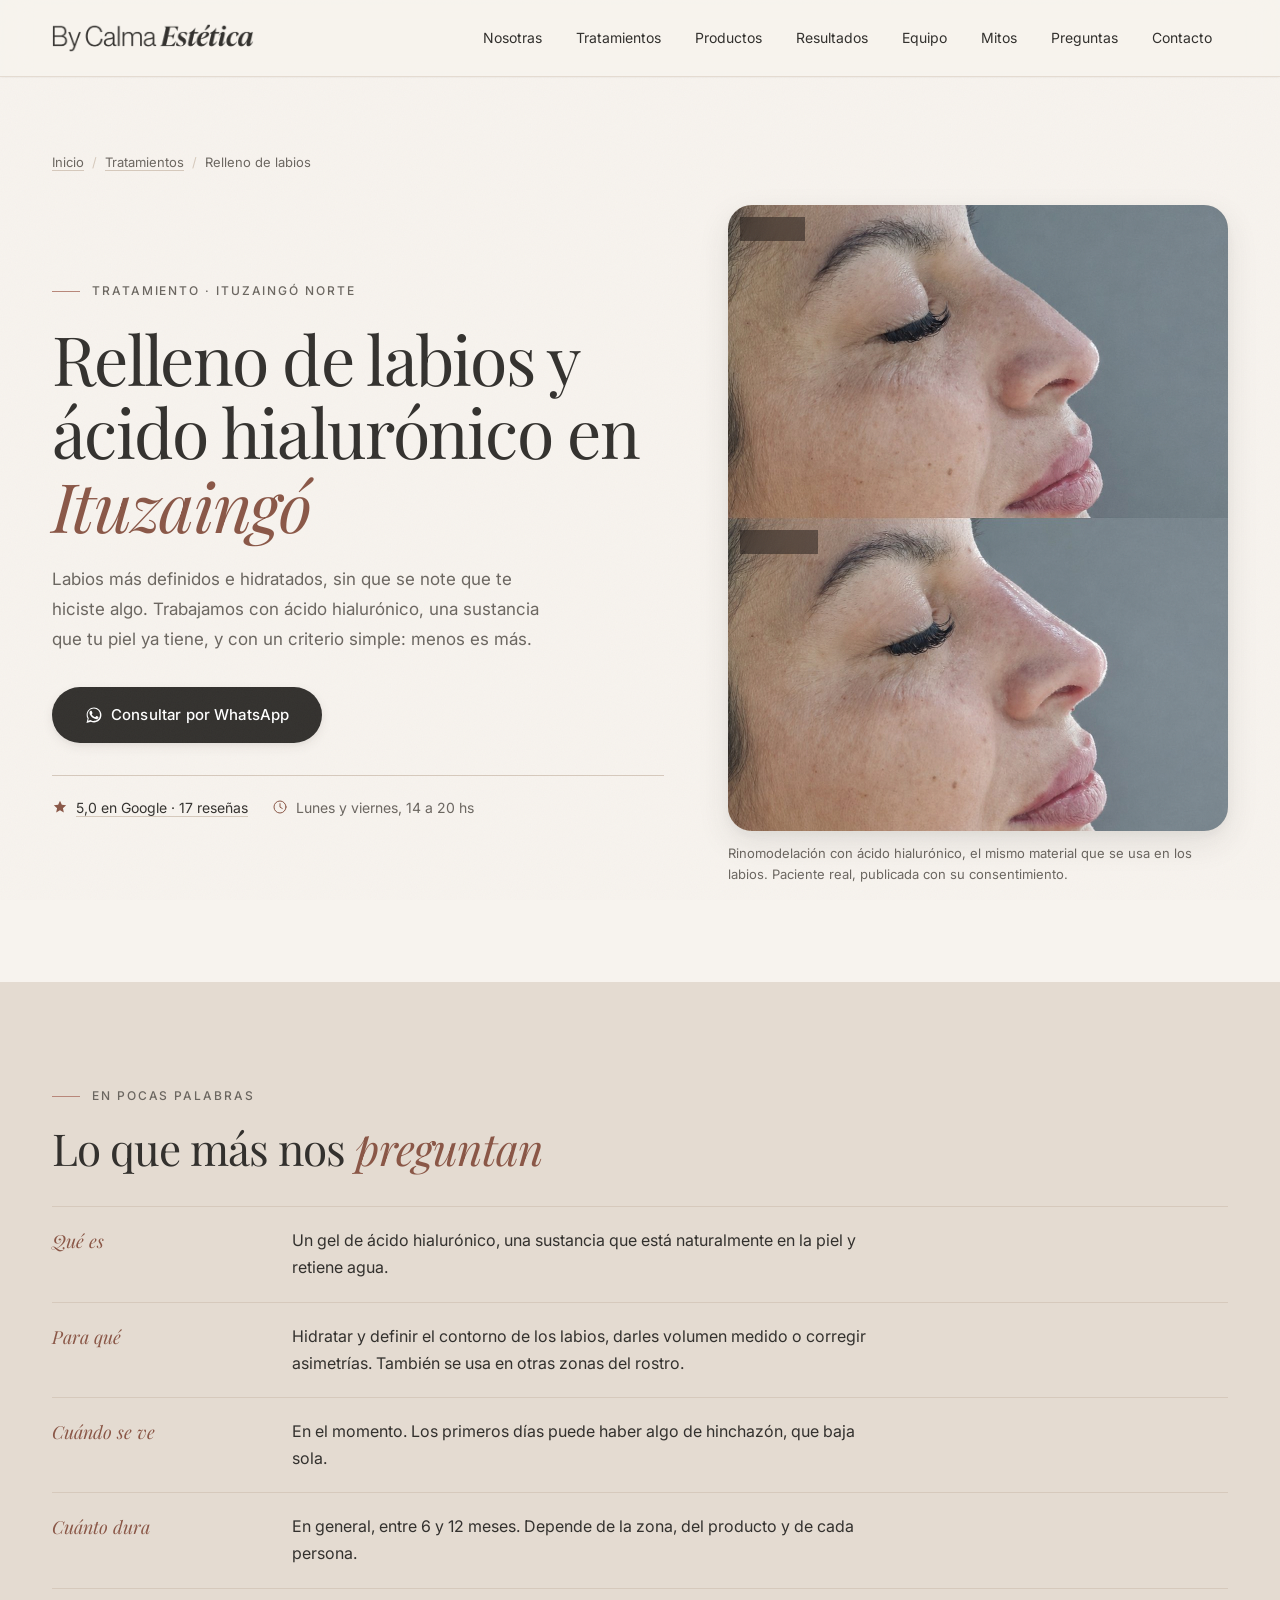
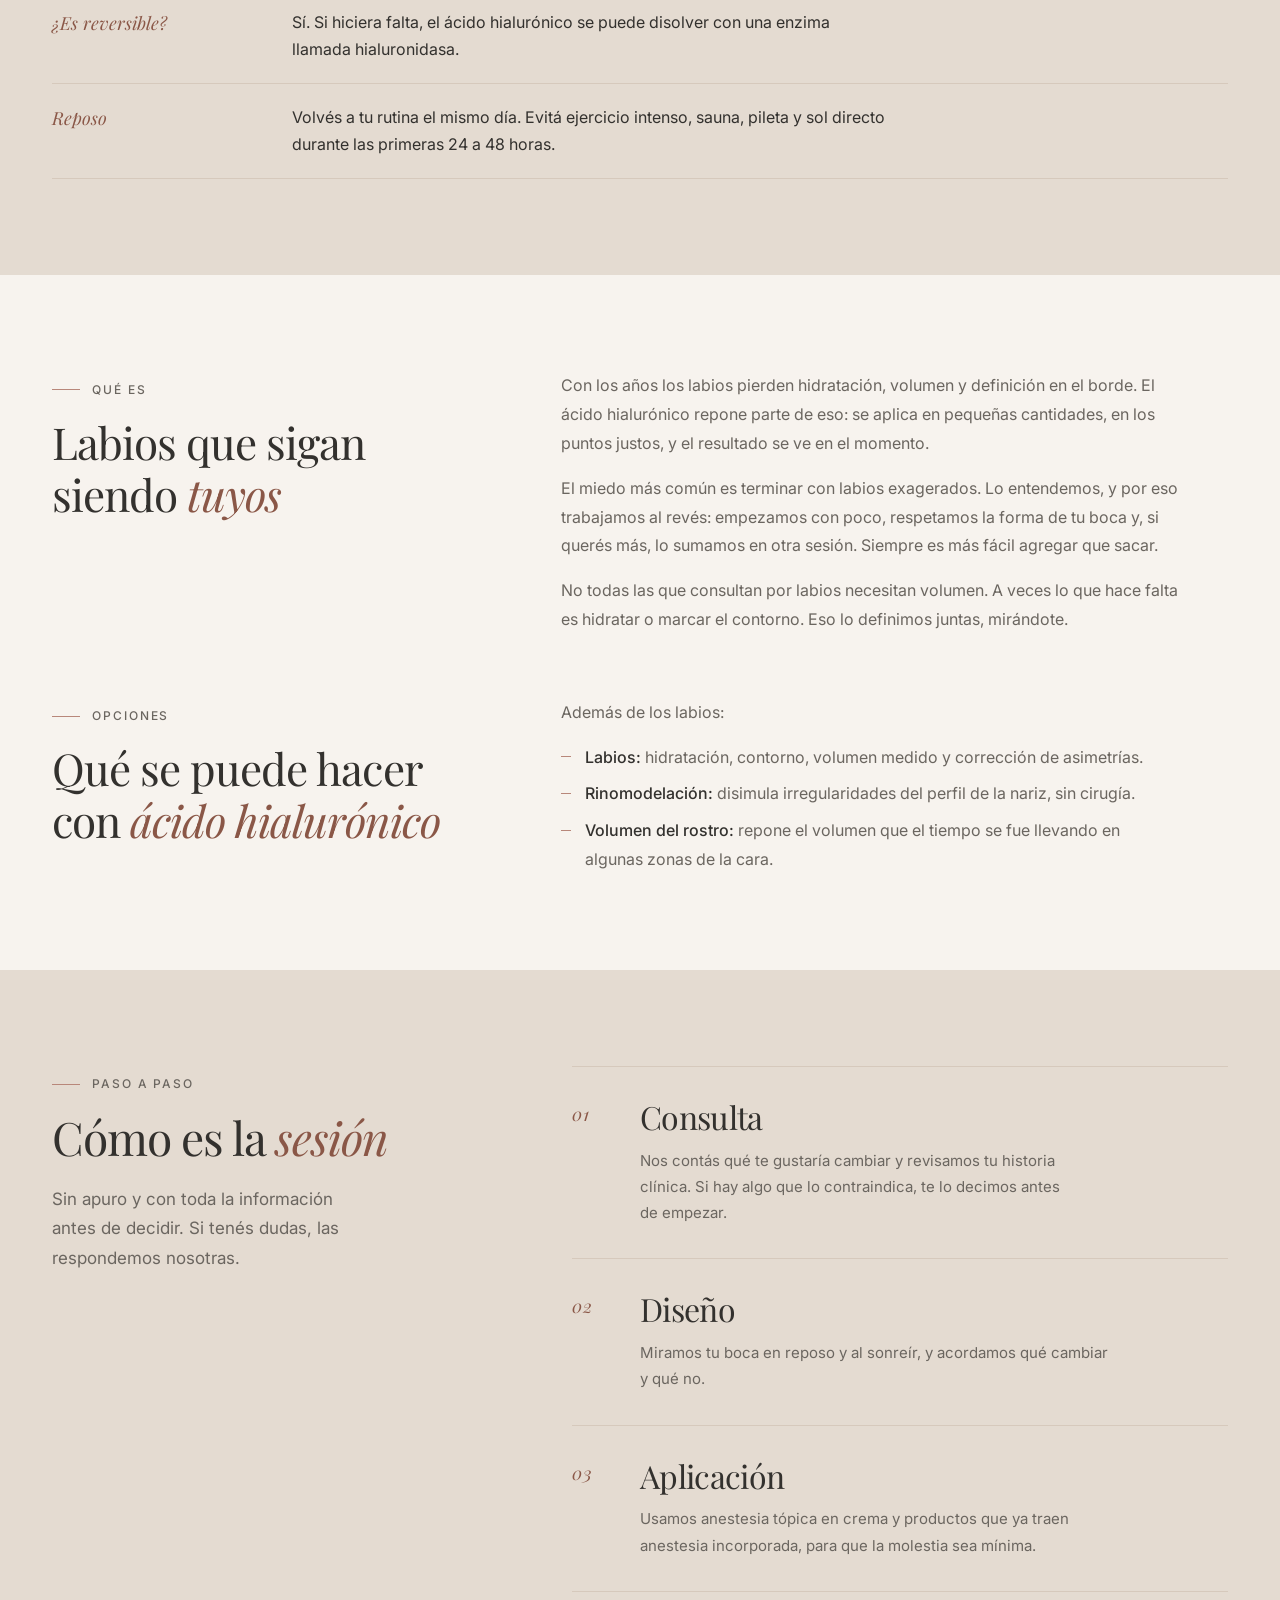
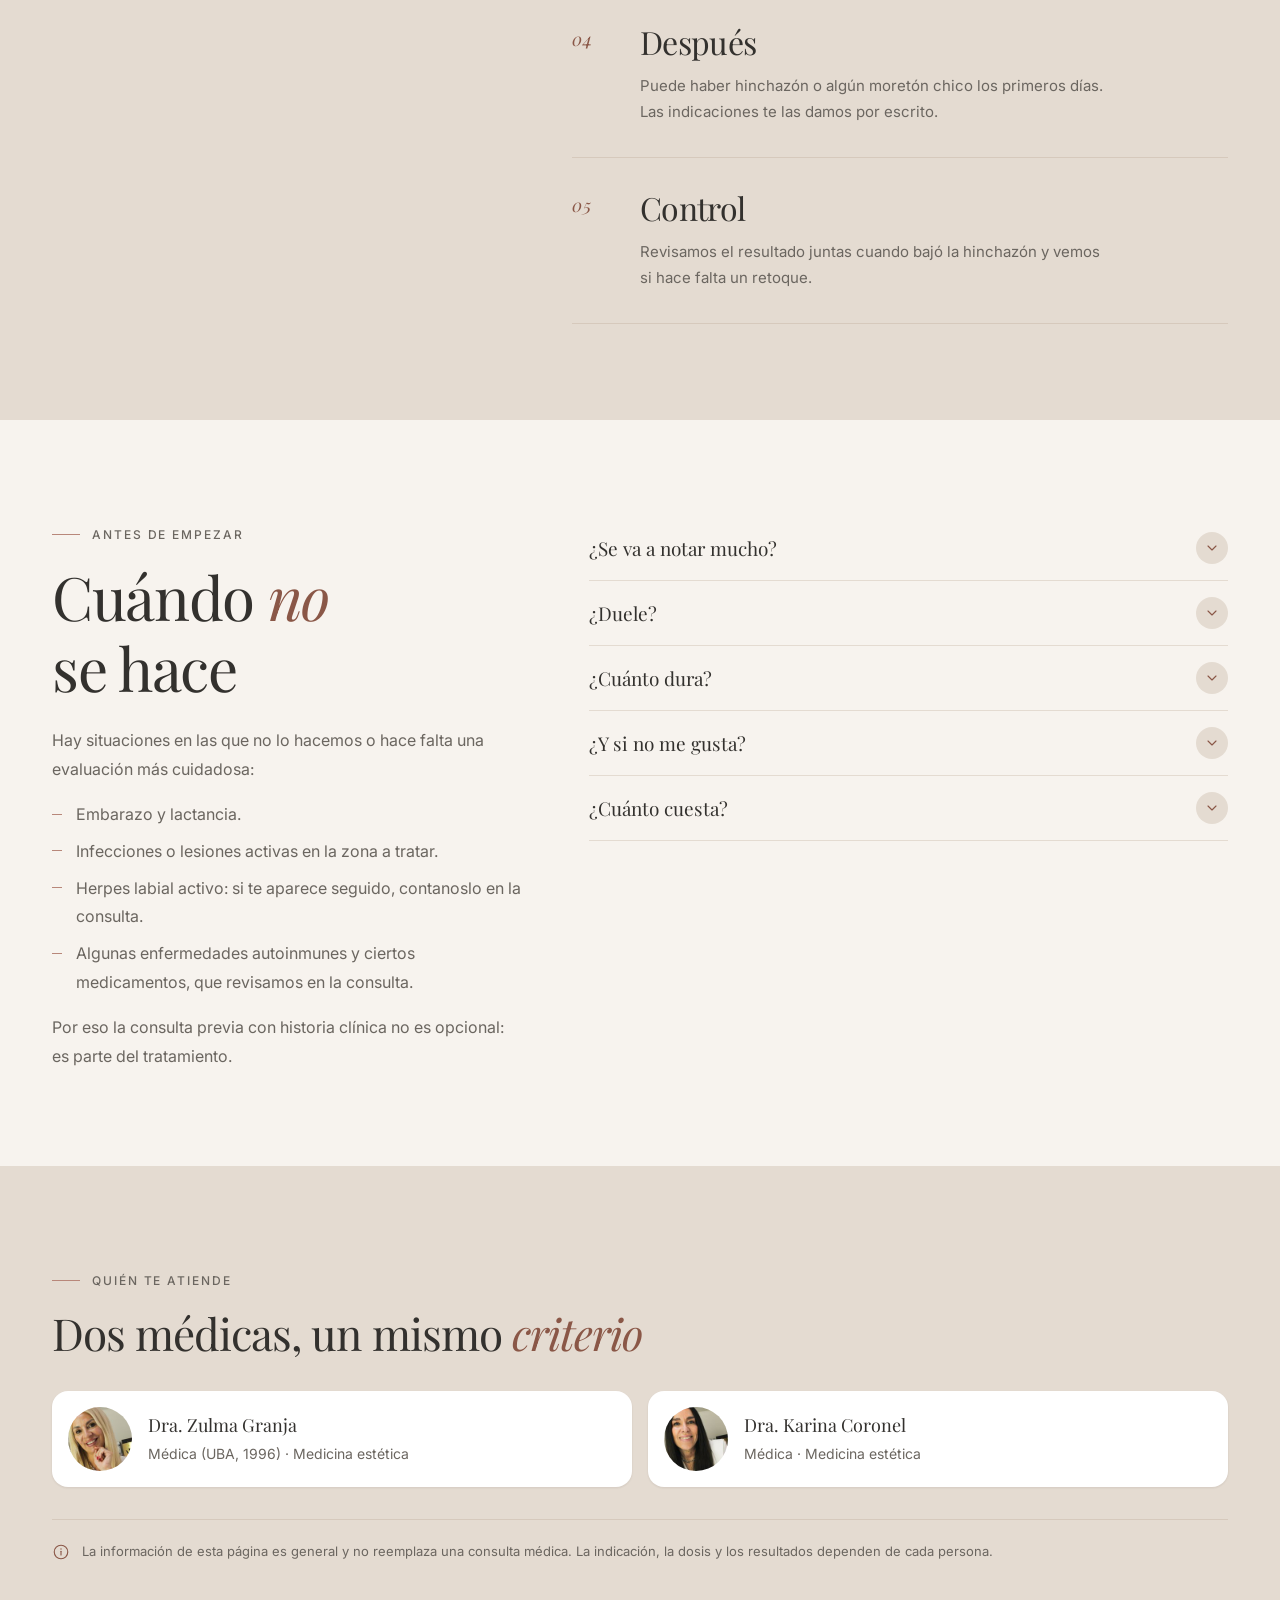
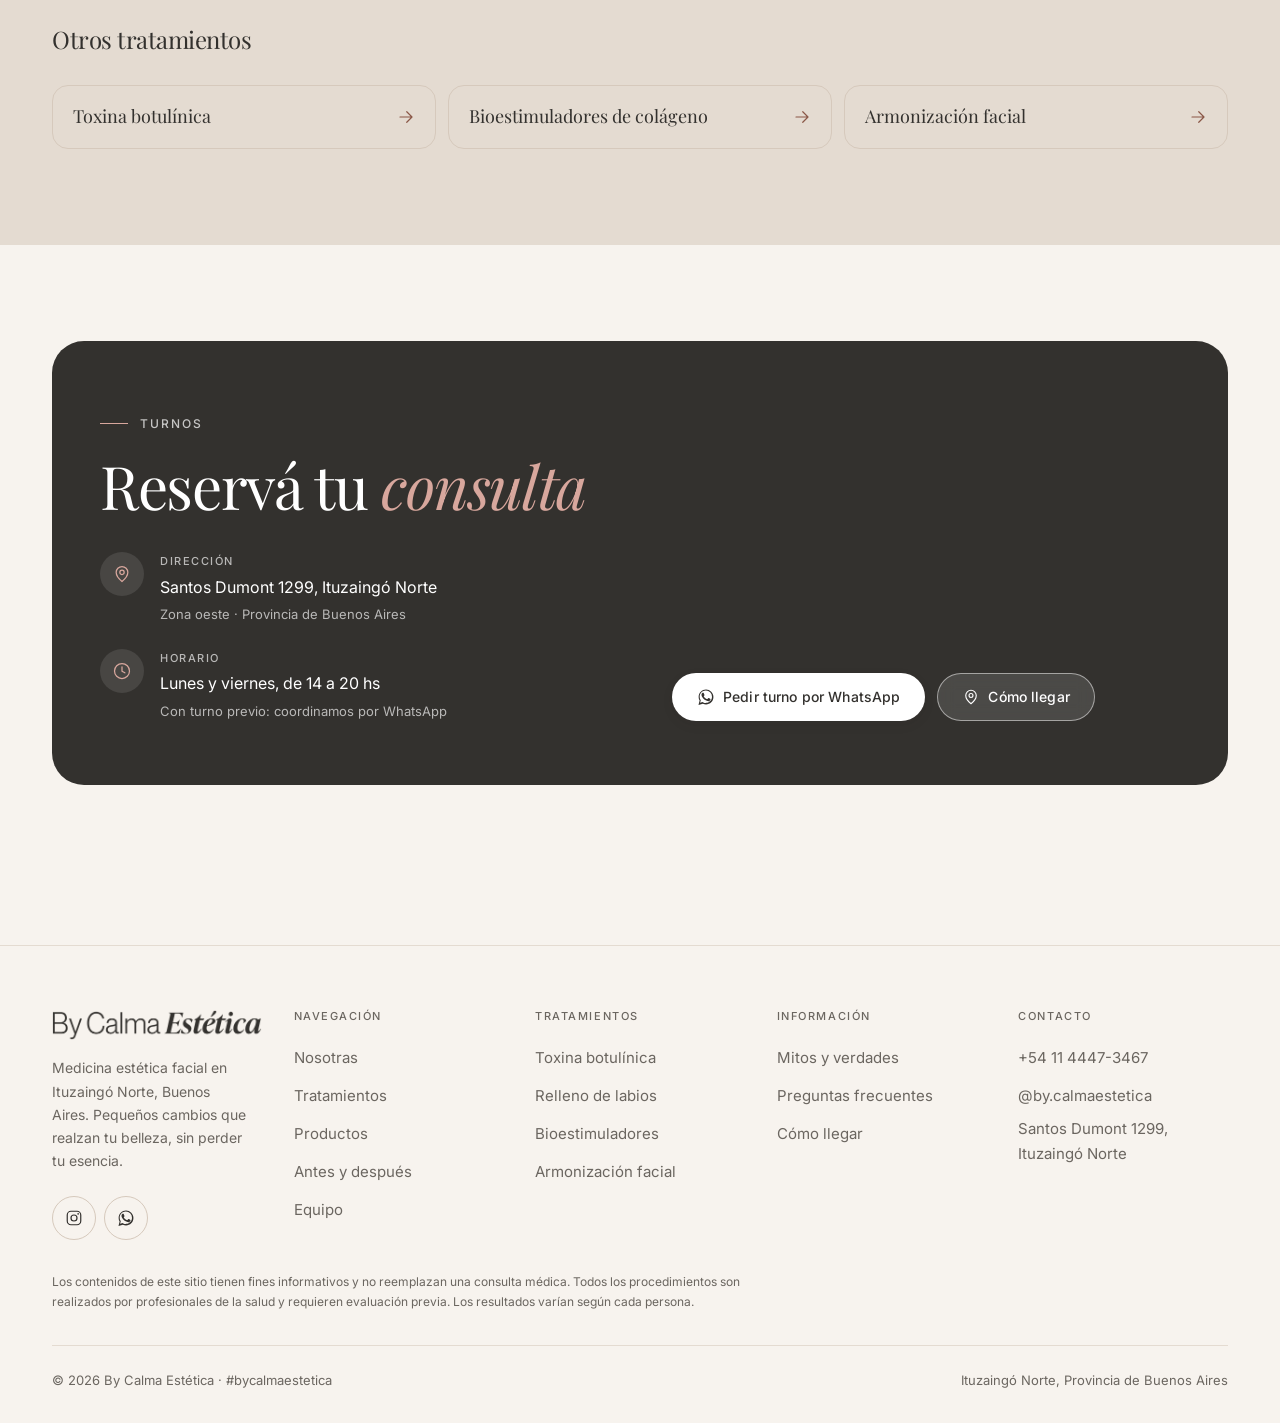
<file: relleno-de-labios-ituzaingo/index.html>
<!DOCTYPE html>
<html lang="es-AR">
  <head>
    <meta charset="UTF-8" />
    <meta name="viewport" content="width=device-width, initial-scale=1" />

    <!-- Página generada a partir de la home (header, menú y footer iguales).
         Si cambiás el horario o el teléfono, cambialo también acá. -->
    <title>Relleno de labios en Ituzaingó | By Calma Estética</title>
    <meta name="description" content="Relleno de labios con ácido hialurónico en Ituzaingó Norte: hidratación, contorno y volumen medido, para labios que sigan siendo tuyos. Turnos por WhatsApp." />
    <meta name="robots" content="index, follow, max-image-preview:large" />
    <meta name="theme-color" content="#f7f3ee" />
    <link rel="canonical" href="https://www.bycalmaestetica.com.ar/relleno-de-labios-ituzaingo/" />

    <meta property="og:type" content="website" />
    <meta property="og:locale" content="es_AR" />
    <meta property="og:site_name" content="By Calma Estética" />
    <meta property="og:title" content="Relleno de labios en Ituzaingó | By Calma Estética" />
    <meta property="og:description" content="Relleno de labios con ácido hialurónico en Ituzaingó Norte: hidratación, contorno y volumen medido, para labios que sigan siendo tuyos. Turnos por WhatsApp." />
    <meta property="og:url" content="https://www.bycalmaestetica.com.ar/relleno-de-labios-ituzaingo/" />
    <meta property="og:image" content="https://www.bycalmaestetica.com.ar/assets/img/og-by-calma.jpg?v=1" />
    <meta property="og:image:width" content="1200" />
    <meta property="og:image:height" content="630" />
    <meta name="twitter:card" content="summary_large_image" />

    <link rel="icon" href="/assets/logo/favicon.png" sizes="32x32" />
    <link rel="icon" href="/assets/logo/favicon-512.png" sizes="512x512" />
    <link rel="apple-touch-icon" href="/assets/logo/apple-touch-icon.png" />

    <link rel="preconnect" href="https://fonts.googleapis.com" />
    <link rel="preconnect" href="https://fonts.gstatic.com" crossorigin />
    <link
      rel="stylesheet"
      href="https://fonts.googleapis.com/css2?family=Playfair+Display:ital,wght@0,400;0,500;0,600;1,400;1,500;1,600&family=Inter:wght@300;400;500;600&display=swap"
    />
    <link rel="stylesheet" href="/assets/css/styles.css?v=28" />
    <link rel="stylesheet" href="/assets/css/tratamiento.css?v=1" />
    <noscript>
      <style>
        [data-reveal] { opacity: 1 !important; transform: none !important; }
      </style>
    </noscript>

    <script type="application/ld+json">
{
  "@context": "https://schema.org",
  "@graph": [
    {
      "@type": "MedicalWebPage",
      "@id": "https://www.bycalmaestetica.com.ar/relleno-de-labios-ituzaingo/#pagina",
      "url": "https://www.bycalmaestetica.com.ar/relleno-de-labios-ituzaingo/",
      "name": "Relleno de labios en Ituzaingó | By Calma Estética",
      "description": "Relleno de labios con ácido hialurónico en Ituzaingó Norte: hidratación, contorno y volumen medido, para labios que sigan siendo tuyos. Turnos por WhatsApp.",
      "inLanguage": "es-AR",
      "isPartOf": {
        "@type": "WebSite",
        "name": "By Calma Estética",
        "url": "https://www.bycalmaestetica.com.ar/"
      },
      "about": {
        "@id": "https://www.bycalmaestetica.com.ar/relleno-de-labios-ituzaingo/#procedimiento"
      },
      "breadcrumb": {
        "@id": "https://www.bycalmaestetica.com.ar/relleno-de-labios-ituzaingo/#migas"
      }
    },
    {
      "@type": "MedicalProcedure",
      "@id": "https://www.bycalmaestetica.com.ar/relleno-de-labios-ituzaingo/#procedimiento",
      "name": "Relleno con ácido hialurónico",
      "procedureType": "https://schema.org/NoninvasiveProcedure",
      "bodyLocation": "Labios, nariz y rostro",
      "howPerformed": "Nos contás qué te gustaría cambiar y revisamos tu historia clínica. Si hay algo que lo contraindica, te lo decimos antes de empezar. Miramos tu boca en reposo y al sonreír, y acordamos qué cambiar y qué no. Usamos anestesia tópica en crema y productos que ya traen anestesia incorporada, para que la molestia sea mínima."
    },
    {
      "@type": "BreadcrumbList",
      "@id": "https://www.bycalmaestetica.com.ar/relleno-de-labios-ituzaingo/#migas",
      "itemListElement": [
        {
          "@type": "ListItem",
          "position": 1,
          "name": "Inicio",
          "item": "https://www.bycalmaestetica.com.ar/"
        },
        {
          "@type": "ListItem",
          "position": 2,
          "name": "Tratamientos",
          "item": "https://www.bycalmaestetica.com.ar/#tratamientos"
        },
        {
          "@type": "ListItem",
          "position": 3,
          "name": "Relleno de labios",
          "item": "https://www.bycalmaestetica.com.ar/relleno-de-labios-ituzaingo/"
        }
      ]
    },
    {
      "@type": "MedicalClinic",
      "@id": "https://www.bycalmaestetica.com.ar/#clinica",
      "name": "By Calma Estética",
      "url": "https://www.bycalmaestetica.com.ar/",
      "telephone": "+541144473467",
      "address": {
        "@type": "PostalAddress",
        "streetAddress": "Santos Dumont 1299",
        "addressLocality": "Ituzaingó",
        "addressRegion": "Buenos Aires",
        "postalCode": "B1714CRY",
        "addressCountry": "AR"
      },
      "hasMap": "https://maps.google.com/?cid=14278384173827201350",
      "openingHoursSpecification": {
        "@type": "OpeningHoursSpecification",
        "dayOfWeek": [
          "Monday",
          "Friday"
        ],
        "opens": "14:00",
        "closes": "20:00"
      }
    }
  ]
}
    </script>
  </head>

  <body data-pagina="acido-hialuronico" data-wa-msg="Hola! Vi la web de By Calma Estética y quiero consultar por relleno de labios.">
    <a class="skip-link" href="#main">Saltar al contenido principal</a>

    <svg width="0" height="0" style="position: absolute" aria-hidden="true">
      <defs>
        <symbol id="i-star" viewBox="0 0 24 24">
          <path fill="currentColor" d="M12 2.8l2.75 5.95 6.5.72-4.85 4.4 1.35 6.4L12 17.02l-5.75 3.25 1.35-6.4-4.85-4.4 6.5-.72z" />
        </symbol>
        <symbol id="i-menu" viewBox="0 0 24 24" fill="none" stroke="currentColor" stroke-width="1.6" stroke-linecap="round">
          <path d="M4 7h16M4 12h16M4 17h16" />
        </symbol>
        <symbol id="i-close" viewBox="0 0 24 24" fill="none" stroke="currentColor" stroke-width="1.6" stroke-linecap="round">
          <path d="M6 6l12 12M18 6L6 18" />
        </symbol>
        <symbol id="i-chevron-down" viewBox="0 0 24 24" fill="none" stroke="currentColor" stroke-width="1.7" stroke-linecap="round" stroke-linejoin="round">
          <path d="M6 9l6 6 6-6" />
        </symbol>
        <symbol id="i-arrow-right" viewBox="0 0 24 24" fill="none" stroke="currentColor" stroke-width="1.6" stroke-linecap="round" stroke-linejoin="round">
          <path d="M4 12h16M13 5l7 7-7 7" />
        </symbol>
        <symbol id="i-arrow-up-right" viewBox="0 0 24 24" fill="none" stroke="currentColor" stroke-width="1.6" stroke-linecap="round" stroke-linejoin="round">
          <path d="M7 17L17 7M8 7h9v9" />
        </symbol>
        <symbol id="i-whatsapp" viewBox="0 0 24 24" fill="currentColor">
          <path d="M17.47 14.38c-.3-.15-1.76-.87-2.03-.97-.27-.1-.47-.15-.67.15-.2.3-.77.96-.94 1.16-.17.2-.35.22-.65.07-.3-.15-1.26-.46-2.4-1.48-.89-.79-1.49-1.76-1.66-2.06-.17-.3-.02-.46.13-.61.14-.13.3-.35.45-.52.15-.17.2-.3.3-.5.1-.2.05-.37-.02-.52-.08-.15-.67-1.61-.92-2.2-.24-.58-.49-.5-.67-.51h-.57c-.2 0-.52.07-.79.37-.27.3-1.04 1.01-1.04 2.47s1.06 2.86 1.21 3.06c.15.2 2.09 3.2 5.07 4.48.71.31 1.26.49 1.69.63.71.22 1.36.19 1.87.12.57-.09 1.76-.72 2-1.41.25-.7.25-1.29.18-1.42-.08-.13-.28-.2-.58-.35z" />
          <path d="M12.04 2C6.6 2 2.17 6.43 2.17 11.87c0 1.74.46 3.44 1.32 4.94L2 22.5l5.83-1.52a9.83 9.83 0 0 0 4.2.95h.01c5.44 0 9.87-4.43 9.87-9.87 0-2.64-1.03-5.12-2.9-6.98A9.8 9.8 0 0 0 12.04 2zm0 17.99h-.01a8.2 8.2 0 0 1-4.17-1.14l-.3-.18-3.46.9.93-3.37-.2-.31a8.15 8.15 0 0 1-1.25-4.35c0-4.52 3.68-8.2 8.21-8.2a8.14 8.14 0 0 1 5.8 2.41 8.14 8.14 0 0 1 2.4 5.8c0 4.53-3.68 8.21-8.2 8.21z" />
        </symbol>
        <symbol id="i-instagram" viewBox="0 0 24 24" fill="none" stroke="currentColor" stroke-width="1.6" stroke-linecap="round" stroke-linejoin="round">
          <rect x="3" y="3" width="18" height="18" rx="5" />
          <circle cx="12" cy="12" r="4" />
          <circle cx="17.5" cy="6.5" r="1.1" fill="currentColor" stroke="none" />
        </symbol>
        <symbol id="i-shield" viewBox="0 0 24 24" fill="none" stroke="currentColor" stroke-width="1.5" stroke-linecap="round" stroke-linejoin="round">
          <path d="M12 3l7.5 3v5.4c0 4.4-3.1 8.5-7.5 9.6-4.4-1.1-7.5-5.2-7.5-9.6V6z" />
          <path d="M9.2 12.2l1.9 1.9 3.9-3.9" />
        </symbol>
        <symbol id="i-heart" viewBox="0 0 24 24" fill="none" stroke="currentColor" stroke-width="1.5" stroke-linecap="round" stroke-linejoin="round">
          <path d="M12 20.3l-1.4-1.3C5.9 14.8 3 12.2 3 8.9 3 6.3 5 4.3 7.6 4.3c1.5 0 2.9.7 3.8 1.8l.6.8.6-.8a4.7 4.7 0 0 1 3.8-1.8C19 4.3 21 6.3 21 8.9c0 3.3-2.9 5.9-7.6 10.1z" />
        </symbol>
        <symbol id="i-certificate" viewBox="0 0 24 24" fill="none" stroke="currentColor" stroke-width="1.5" stroke-linecap="round" stroke-linejoin="round">
          <circle cx="12" cy="9" r="5.2" />
          <path d="M8.6 13.4L7.5 21l4.5-2.3L16.5 21l-1.1-7.6" />
        </symbol>
        <symbol id="i-map-pin" viewBox="0 0 24 24" fill="none" stroke="currentColor" stroke-width="1.5" stroke-linecap="round" stroke-linejoin="round">
          <path d="M12 21s7-5.6 7-11a7 7 0 1 0-14 0c0 5.4 7 11 7 11z" />
          <circle cx="12" cy="10" r="2.6" />
        </symbol>
        <symbol id="i-clock" viewBox="0 0 24 24" fill="none" stroke="currentColor" stroke-width="1.5" stroke-linecap="round" stroke-linejoin="round">
          <circle cx="12" cy="12" r="9" />
          <path d="M12 7v5.2l3.4 2" />
        </symbol>
        <symbol id="i-expand" viewBox="0 0 24 24" fill="none" stroke="currentColor" stroke-width="1.6" stroke-linecap="round" stroke-linejoin="round">
          <path d="M9 4H4v5M15 4h5v5M15 20h5v-5M9 20H4v-5" />
        </symbol>
        <symbol id="i-info" viewBox="0 0 24 24" fill="none" stroke="currentColor" stroke-width="1.5" stroke-linecap="round" stroke-linejoin="round">
          <circle cx="12" cy="12" r="9" />
          <path d="M12 11v5" />
          <circle cx="12" cy="8" r=".9" fill="currentColor" stroke="none" />
        </symbol>
        <symbol id="i-leaf" viewBox="0 0 24 24" fill="none" stroke="currentColor" stroke-width="1.5" stroke-linecap="round" stroke-linejoin="round">
          <path d="M4 20c0-8 5-14 16-15 0 11-6 15-12 15-2 0-4-1.5-4-1.5z" />
          <path d="M4.5 19.5C8 16 12 13.5 17 11.5" />
        </symbol>
        <symbol id="i-question" viewBox="0 0 24 24" fill="none" stroke="currentColor" stroke-width="1.5" stroke-linecap="round" stroke-linejoin="round">
          <circle cx="12" cy="12" r="9" />
          <path d="M9.6 9.3a2.5 2.5 0 0 1 4.8.8c0 1.7-2.4 2-2.4 3.4" />
          <circle cx="12" cy="16.6" r=".85" fill="currentColor" stroke="none" />
        </symbol>
      </defs>
    </svg>

    <header class="site-header is-stuck" id="siteHeader" data-solid>
      <div class="container header-inner">
        <a class="brand" href="/" aria-label="By Calma Estética — Inicio">
          <img
            class="brand-logo brand-logo-dark"
            src="/assets/logo/logo.png?v=2"
            alt="By Calma Estética"
            width="900"
            height="125"
          />
          <img
            class="brand-logo brand-logo-light"
            src="/assets/logo/logo-blanco.png?v=2"
            alt=""
            aria-hidden="true"
            width="900"
            height="125"
          />
        </a>

        <nav class="nav-desktop" aria-label="Navegación principal">
          <a href="/#nosotras">Nosotras</a>
          <a href="/#tratamientos">Tratamientos</a>
          <a href="/#productos">Productos</a>
          <a href="/#resultados">Resultados</a>
          <a href="/#equipo">Equipo</a>
          <a href="/#mitos">Mitos</a>
          <a href="/#faq">Preguntas</a>
          <a href="/#contacto">Contacto</a>
        </nav>

        <div class="header-actions">
          <button
            class="nav-toggle"
            id="navToggle"
            type="button"
            aria-label="Abrir menú"
            aria-expanded="false"
            aria-controls="navMobile"
          >
            <svg class="icon" width="24" height="24" aria-hidden="true"><use href="#i-menu" /></svg>
          </button>
        </div>
      </div>
    </header>

    <div class="nav-mobile" id="navMobile" data-open="false" role="dialog" aria-modal="true" aria-label="Menú de navegación">
      <div class="nav-mobile-head">
        <img class="brand-logo" src="/assets/logo/logo.png?v=2" alt="By Calma Estética" width="900" height="125" />
        <button class="nav-toggle" id="navClose" type="button" aria-label="Cerrar menú">
          <svg class="icon" width="24" height="24" aria-hidden="true"><use href="#i-close" /></svg>
        </button>
      </div>

      <nav class="nav-mobile-links" aria-label="Navegación móvil">
        <a href="/#nosotras">Nosotras</a>
        <a href="/#tratamientos">Tratamientos</a>
        <a href="/#productos">Productos</a>
        <a href="/#resultados">Resultados</a>
        <a href="/#equipo">Equipo</a>
        <a href="/#mitos">Mitos y verdades</a>
        <a href="/#faq">Preguntas frecuentes</a>
        <a href="/#contacto">Contacto</a>
      </nav>

      <a class="btn btn-primary" data-wa href="/#contacto" target="_blank" rel="noopener">
        <svg class="icon" aria-hidden="true"><use href="#i-whatsapp" /></svg>
        Pedir turno por WhatsApp
      </a>
    </div>

    <main id="main">
      <!-- ==================================================================
           ENCABEZADO DE LA PÁGINA
           ================================================================== -->
      <section class="t-hero" id="inicio-tratamiento">
        <div class="container">
          <nav class="t-crumbs" aria-label="Estás en">
            <ol>
              <li><a href="/">Inicio</a></li>
              <li><a href="/#tratamientos">Tratamientos</a></li>
              <li aria-current="page">Relleno de labios</li>
            </ol>
          </nav>

          <div class="t-hero-grid">
            <div>
              <p class="eyebrow">Tratamiento · Ituzaingó Norte</p>
              <h1 class="t-title">Relleno de labios y ácido hialurónico en <span class="accent-italic">Ituzaingó</span></h1>
              <p class="lead">Labios más definidos e hidratados, sin que se note que te hiciste algo. Trabajamos con ácido hialurónico, una sustancia que tu piel ya tiene, y con un criterio simple: menos es más.</p>
              <a class="btn btn-primary btn-lg" data-wa href="/#contacto" target="_blank" rel="noopener">
                <svg class="icon" aria-hidden="true"><use href="#i-whatsapp" /></svg>
                Consultar por WhatsApp
              </a>
              <ul class="t-trust">
                <li>
                  <svg class="icon" aria-hidden="true"><use href="#i-star" /></svg>
                  <a href="https://maps.google.com/?cid=14278384173827201350" target="_blank" rel="noopener" data-track="resenas_google">5,0 en Google · 17 reseñas</a>
                </li>
                <li>
                  <svg class="icon" aria-hidden="true"><use href="#i-clock" /></svg>
                  Lunes y viernes, 14 a 20 hs
                </li>
              </ul>
            </div>

            <figure class="t-figure">
              <div class="result-media">
                <img src="/assets/img/resultado-rinomodelacion.jpg?v=23" alt="Antes y después de una rinomodelación con ácido hialurónico, vista de perfil" width="1080" height="1350" fetchpriority="high" />
                <span class="ab-label ab-antes">Antes</span>
                <span class="ab-label ab-despues">Después</span>
              </div>
              <figcaption>Rinomodelación con ácido hialurónico, el mismo material que se usa en los labios. Paciente real, publicada con su consentimiento.</figcaption>
            </figure>
          </div>
        </div>
      </section>

      <!-- ==================================================================
           EN POCAS PALABRAS
           ================================================================== -->
      <section class="section band-sand" id="resumen">
        <div class="container">
          <p class="eyebrow">En pocas palabras</p>
          <h2 class="h-section t-block-title">Lo que más nos <span class="accent-italic">preguntan</span></h2>
          <dl class="t-facts">
              <div><dt>Qué es</dt><dd>Un gel de ácido hialurónico, una sustancia que está naturalmente en la piel y retiene agua.</dd></div>
              <div><dt>Para qué</dt><dd>Hidratar y definir el contorno de los labios, darles volumen medido o corregir asimetrías. También se usa en otras zonas del rostro.</dd></div>
              <div><dt>Cuándo se ve</dt><dd>En el momento. Los primeros días puede haber algo de hinchazón, que baja sola.</dd></div>
              <div><dt>Cuánto dura</dt><dd>En general, entre 6 y 12 meses. Depende de la zona, del producto y de cada persona.</dd></div>
              <div><dt>¿Es reversible?</dt><dd>Sí. Si hiciera falta, el ácido hialurónico se puede disolver con una enzima llamada hialuronidasa.</dd></div>
              <div><dt>Reposo</dt><dd>Volvés a tu rutina el mismo día. Evitá ejercicio intenso, sauna, pileta y sol directo durante las primeras 24 a 48 horas.</dd></div>
          </dl>
        </div>
      </section>

      <!-- ==================================================================
           QUÉ ES Y DÓNDE SE USA
           ================================================================== -->
      <section class="section" id="que-es">
        <div class="container t-split">
          <div>
            <p class="eyebrow">Qué es</p>
            <h2 class="h-section">Labios que sigan siendo <span class="accent-italic">tuyos</span></h2>
          </div>
          <div class="t-prose">
              <p>Con los años los labios pierden hidratación, volumen y definición en el borde. El ácido hialurónico repone parte de eso: se aplica en pequeñas cantidades, en los puntos justos, y el resultado se ve en el momento.</p>
              <p>El miedo más común es terminar con labios exagerados. Lo entendemos, y por eso trabajamos al revés: empezamos con poco, respetamos la forma de tu boca y, si querés más, lo sumamos en otra sesión. Siempre es más fácil agregar que sacar.</p>
              <p>No todas las que consultan por labios necesitan volumen. A veces lo que hace falta es hidratar o marcar el contorno. Eso lo definimos juntas, mirándote.</p>
          </div>
        </div>

        <div class="container t-split" style="margin-top: var(--space-16)">
          <div>
            <p class="eyebrow">Opciones</p>
            <h2 class="h-section">Qué se puede hacer con <span class="accent-italic">ácido hialurónico</span></h2>
          </div>
          <div class="t-prose">
            <p>Además de los labios:</p>
            <ul>
                <li><strong>Labios:</strong> hidratación, contorno, volumen medido y corrección de asimetrías.</li>
                <li><strong>Rinomodelación:</strong> disimula irregularidades del perfil de la nariz, sin cirugía.</li>
                <li><strong>Volumen del rostro:</strong> repone el volumen que el tiempo se fue llevando en algunas zonas de la cara.</li>
            </ul>
          </div>
        </div>
      </section>

      <!-- ==================================================================
           CÓMO ES LA SESIÓN
           ================================================================== -->
      <section class="section band-sand" id="sesion">
        <div class="container frentes-grid">
          <div class="frentes-intro">
            <p class="eyebrow">Paso a paso</p>
            <h2 class="h-section">Cómo es la <span class="accent-italic">sesión</span></h2>
            <p class="lead">Sin apuro y con toda la información antes de decidir. Si tenés dudas, las respondemos nosotras.</p>
          </div>
          <ol class="frentes">
            <li class="frente">
              <span class="frente-num">01</span>
              <div class="frente-texto">
                <h3>Consulta</h3>
                <p>Nos contás qué te gustaría cambiar y revisamos tu historia clínica. Si hay algo que lo contraindica, te lo decimos antes de empezar.</p>
              </div>
            </li>
            <li class="frente">
              <span class="frente-num">02</span>
              <div class="frente-texto">
                <h3>Diseño</h3>
                <p>Miramos tu boca en reposo y al sonreír, y acordamos qué cambiar y qué no.</p>
              </div>
            </li>
            <li class="frente">
              <span class="frente-num">03</span>
              <div class="frente-texto">
                <h3>Aplicación</h3>
                <p>Usamos anestesia tópica en crema y productos que ya traen anestesia incorporada, para que la molestia sea mínima.</p>
              </div>
            </li>
            <li class="frente">
              <span class="frente-num">04</span>
              <div class="frente-texto">
                <h3>Después</h3>
                <p>Puede haber hinchazón o algún moretón chico los primeros días. Las indicaciones te las damos por escrito.</p>
              </div>
            </li>
            <li class="frente">
              <span class="frente-num">05</span>
              <div class="frente-texto">
                <h3>Control</h3>
                <p>Revisamos el resultado juntas cuando bajó la hinchazón y vemos si hace falta un retoque.</p>
              </div>
            </li>
          </ol>
        </div>
      </section>

      <!-- ==================================================================
           CUÁNDO NO + PREGUNTAS
           ================================================================== -->
      <section class="section" id="preguntas">
        <div class="container faq-grid">
          <div class="faq-aside">
            <p class="eyebrow">Antes de empezar</p>
            <h2 class="h-section">Cuándo <span class="accent-italic">no</span> se hace</h2>
            <div class="t-prose" style="margin-top: var(--space-6)">
              <p>Hay situaciones en las que no lo hacemos o hace falta una evaluación más cuidadosa:</p>
              <ul>
                <li>Embarazo y lactancia.</li>
                <li>Infecciones o lesiones activas en la zona a tratar.</li>
                <li>Herpes labial activo: si te aparece seguido, contanoslo en la consulta.</li>
                <li>Algunas enfermedades autoinmunes y ciertos medicamentos, que revisamos en la consulta.</li>
              </ul>
              <p>Por eso la consulta previa con historia clínica no es opcional: es parte del tratamiento.</p>
            </div>
          </div>

          <div>
            <article class="faq-item" data-open="false">
              <h3>
                <button class="faq-trigger" type="button" aria-expanded="false" aria-controls="q1">
                  ¿Se va a notar mucho?
                  <span class="chevron" aria-hidden="true"><svg class="icon"><use href="#i-chevron-down" /></svg></span>
                </button>
              </h3>
              <div class="faq-panel" id="q1">
                <div class="faq-panel-inner">
                  <p class="faq-body">Solo si querés que se note. Nuestro criterio es empezar con poco y respetar la forma de tu boca. Si después querés más volumen, lo sumamos en otra sesión.</p>
                </div>
              </div>
            </article>

            <article class="faq-item" data-open="false">
              <h3>
                <button class="faq-trigger" type="button" aria-expanded="false" aria-controls="q2">
                  ¿Duele?
                  <span class="chevron" aria-hidden="true"><svg class="icon"><use href="#i-chevron-down" /></svg></span>
                </button>
              </h3>
              <div class="faq-panel" id="q2">
                <div class="faq-panel-inner">
                  <p class="faq-body">Los labios son una zona sensible, pero usamos anestesia tópica en crema y productos con anestesia incorporada. La mayoría lo tolera muy bien.</p>
                </div>
              </div>
            </article>

            <article class="faq-item" data-open="false">
              <h3>
                <button class="faq-trigger" type="button" aria-expanded="false" aria-controls="q3">
                  ¿Cuánto dura?
                  <span class="chevron" aria-hidden="true"><svg class="icon"><use href="#i-chevron-down" /></svg></span>
                </button>
              </h3>
              <div class="faq-panel" id="q3">
                <div class="faq-panel-inner">
                  <p class="faq-body">En general, entre 6 y 12 meses. El cuerpo lo va reabsorbiendo de a poco, así que no hay un corte brusco.</p>
                </div>
              </div>
            </article>

            <article class="faq-item" data-open="false">
              <h3>
                <button class="faq-trigger" type="button" aria-expanded="false" aria-controls="q4">
                  ¿Y si no me gusta?
                  <span class="chevron" aria-hidden="true"><svg class="icon"><use href="#i-chevron-down" /></svg></span>
                </button>
              </h3>
              <div class="faq-panel" id="q4">
                <div class="faq-panel-inner">
                  <p class="faq-body">El ácido hialurónico se puede disolver con una enzima llamada hialuronidasa. Por eso es uno de los tratamientos más seguros para empezar, y por eso preferimos ir de a poco.</p>
                </div>
              </div>
            </article>

            <article class="faq-item" data-open="false">
              <h3>
                <button class="faq-trigger" type="button" aria-expanded="false" aria-controls="q5">
                  ¿Cuánto cuesta?
                  <span class="chevron" aria-hidden="true"><svg class="icon"><use href="#i-chevron-down" /></svg></span>
                </button>
              </h3>
              <div class="faq-panel" id="q5">
                <div class="faq-panel-inner">
                  <p class="faq-body">Depende de la cantidad de producto y de las zonas. Por eso no publicamos precios: escribinos por WhatsApp y te pasamos el valor según tu caso.</p>
                </div>
              </div>
            </article>
          </div>
        </div>
      </section>

      <!-- ==================================================================
           QUIÉN TE ATIENDE + OTROS TRATAMIENTOS
           ================================================================== -->
      <section class="section band-sand" id="equipo-tratamiento">
        <div class="container">
          <p class="eyebrow">Quién te atiende</p>
          <h2 class="h-section t-block-title">Dos médicas, un mismo <span class="accent-italic">criterio</span></h2>
          <ul class="t-team">
            <li>
              <img src="/assets/img/thumb-zulma.jpg" alt="Dra. Zulma Granja" width="160" height="160" loading="lazy" />
              <div><strong>Dra. Zulma Granja</strong><span>Médica (UBA, 1996) · Medicina estética</span></div>
            </li>
            <li>
              <img src="/assets/img/thumb-karina.jpg" alt="Dra. Karina Coronel" width="160" height="160" loading="lazy" />
              <div><strong>Dra. Karina Coronel</strong><span>Médica · Medicina estética</span></div>
            </li>
          </ul>

          <p class="note-box" style="margin-top: var(--space-8)">
            <svg class="icon" aria-hidden="true"><use href="#i-info" /></svg>
            <span>
              La información de esta página es general y no reemplaza una consulta
              médica. La indicación, la dosis y los resultados dependen de cada
              persona.
            </span>
          </p>

          <h2 class="h-card" style="margin-top: var(--space-16)">Otros tratamientos</h2>
          <ul class="t-related">
            <li>
              <a href="/toxina-botulinica-ituzaingo/">
                Toxina botulínica
                <svg class="icon" aria-hidden="true"><use href="#i-arrow-right" /></svg>
              </a>
            </li>
            <li>
              <a href="/bioestimuladores-ituzaingo/">
                Bioestimuladores de colágeno
                <svg class="icon" aria-hidden="true"><use href="#i-arrow-right" /></svg>
              </a>
            </li>
            <li>
              <a href="/armonizacion-facial-zona-oeste/">
                Armonización facial
                <svg class="icon" aria-hidden="true"><use href="#i-arrow-right" /></svg>
              </a>
            </li>
          </ul>
        </div>
      </section>

      <!-- ==================================================================
           CONTACTO
           ================================================================== -->
      <section class="section t-contact" id="contacto">
        <div class="container">
          <div class="contact-band">
            <div class="contact-grid">
              <div>
                <p class="eyebrow">Turnos</p>
                <h2 class="h-section">Reservá tu <span style="font-style: italic; color: var(--nude)">consulta</span></h2>
                <dl class="contact-list">
                  <div class="contact-item">
                    <span class="contact-icon" aria-hidden="true"><svg class="icon"><use href="#i-map-pin" /></svg></span>
                    <div>
                      <dt>Dirección</dt>
                      <dd>Santos Dumont 1299, Ituzaingó Norte<small>Zona oeste · Provincia de Buenos Aires</small></dd>
                    </div>
                  </div>
                  <div class="contact-item">
                    <span class="contact-icon" aria-hidden="true"><svg class="icon"><use href="#i-clock" /></svg></span>
                    <div>
                      <dt>Horario</dt>
                      <dd>Lunes y viernes, de 14 a 20 hs<small>Con turno previo: coordinamos por WhatsApp</small></dd>
                    </div>
                  </div>
                </dl>
              </div>
              <div class="contact-actions">
                <a class="btn btn-primary" data-wa href="/#contacto" target="_blank" rel="noopener">
                  <svg class="icon" aria-hidden="true"><use href="#i-whatsapp" /></svg>
                  Pedir turno por WhatsApp
                </a>
                <a class="btn btn-ghost-light" href="https://maps.google.com/?cid=14278384173827201350" target="_blank" rel="noopener">
                  <svg class="icon" aria-hidden="true"><use href="#i-map-pin" /></svg>
                  Cómo llegar
                </a>
              </div>
            </div>
          </div>
        </div>
      </section>
    </main>

    <footer class="site-footer">
      <div class="container">
        <div class="footer-grid">
          <div class="footer-brand">
            <img class="brand-logo footer-logo" src="/assets/logo/logo.png?v=2" alt="By Calma Estética" width="900" height="125" />
            <p>
              Medicina estética facial en Ituzaingó Norte, Buenos Aires.
              Pequeños cambios que realzan tu belleza, sin perder tu esencia.
            </p>
            <div class="socials">
              <a class="social-btn" data-ig href="https://www.instagram.com/by.calmaestetica/" target="_blank" rel="noopener" aria-label="Instagram de By Calma Estética">
                <svg class="icon" aria-hidden="true"><use href="#i-instagram" /></svg>
              </a>
              <a class="social-btn" data-wa href="https://wa.link/yxgf4b" target="_blank" rel="noopener" aria-label="Escribinos por WhatsApp">
                <svg class="icon" aria-hidden="true"><use href="#i-whatsapp" /></svg>
              </a>
            </div>
          </div>

          <div class="footer-col">
            <h3>Navegación</h3>
            <ul>
              <li><a href="/#nosotras">Nosotras</a></li>
              <li><a href="/#tratamientos">Tratamientos</a></li>
              <li><a href="/#productos">Productos</a></li>
              <li><a href="/#resultados">Antes y después</a></li>
              <li><a href="/#equipo">Equipo</a></li>
            </ul>
          </div>

          <div class="footer-col">
            <h3>Tratamientos</h3>
            <ul>
              <li><a href="/toxina-botulinica-ituzaingo/">Toxina botulínica</a></li>
              <li><a href="/relleno-de-labios-ituzaingo/">Relleno de labios</a></li>
              <li><a href="/bioestimuladores-ituzaingo/">Bioestimuladores</a></li>
              <li><a href="/armonizacion-facial-zona-oeste/">Armonización facial</a></li>
            </ul>
          </div>

          <div class="footer-col">
            <h3>Información</h3>
            <ul>
              <li><a href="/#mitos">Mitos y verdades</a></li>
              <li><a href="/#faq">Preguntas frecuentes</a></li>
              <li><a href="/#contacto">Cómo llegar</a></li>
            </ul>
          </div>

          <div class="footer-col">
            <h3>Contacto</h3>
            <ul>
              <li><a data-wa href="https://wa.link/yxgf4b" target="_blank" rel="noopener">+54 11 4447-3467</a></li>
              <li><a data-ig href="https://www.instagram.com/by.calmaestetica/" target="_blank" rel="noopener">@by.calmaestetica</a></li>
              <li><a href="/#contacto">Santos Dumont 1299, Ituzaingó Norte</a></li>
            </ul>
          </div>
        </div>

        <p class="footer-disclaimer">
          Los contenidos de este sitio tienen fines informativos y no reemplazan
          una consulta médica. Todos los procedimientos son realizados por
          profesionales de la salud y requieren evaluación previa. Los resultados
          varían según cada persona.
        </p>

        <div class="footer-bottom">
          <p>© <span id="year">2026</span> By Calma Estética · #bycalmaestetica</p>
          <p>Ituzaingó Norte, Provincia de Buenos Aires</p>
        </div>
      </div>
    </footer>

    <script src="/assets/js/main.js?v=28" defer></script>
  </body>
</html>
</file>
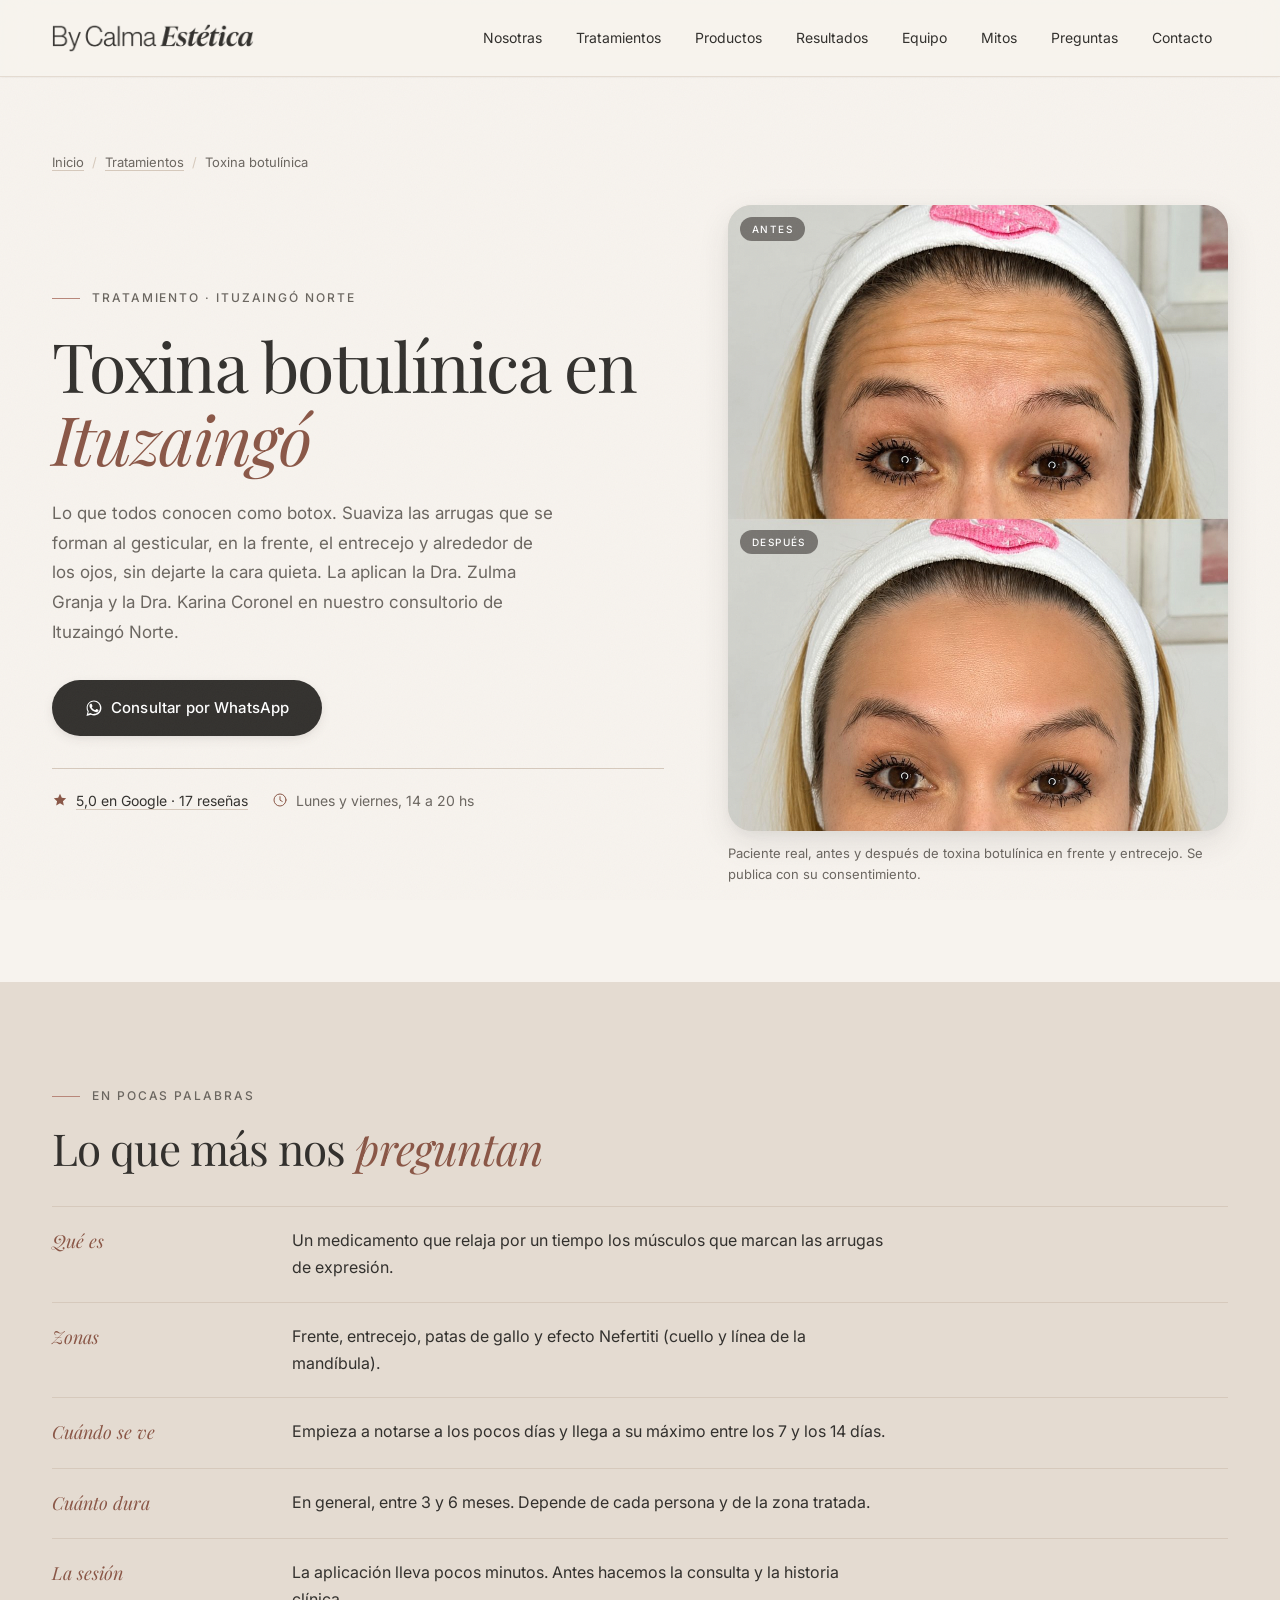
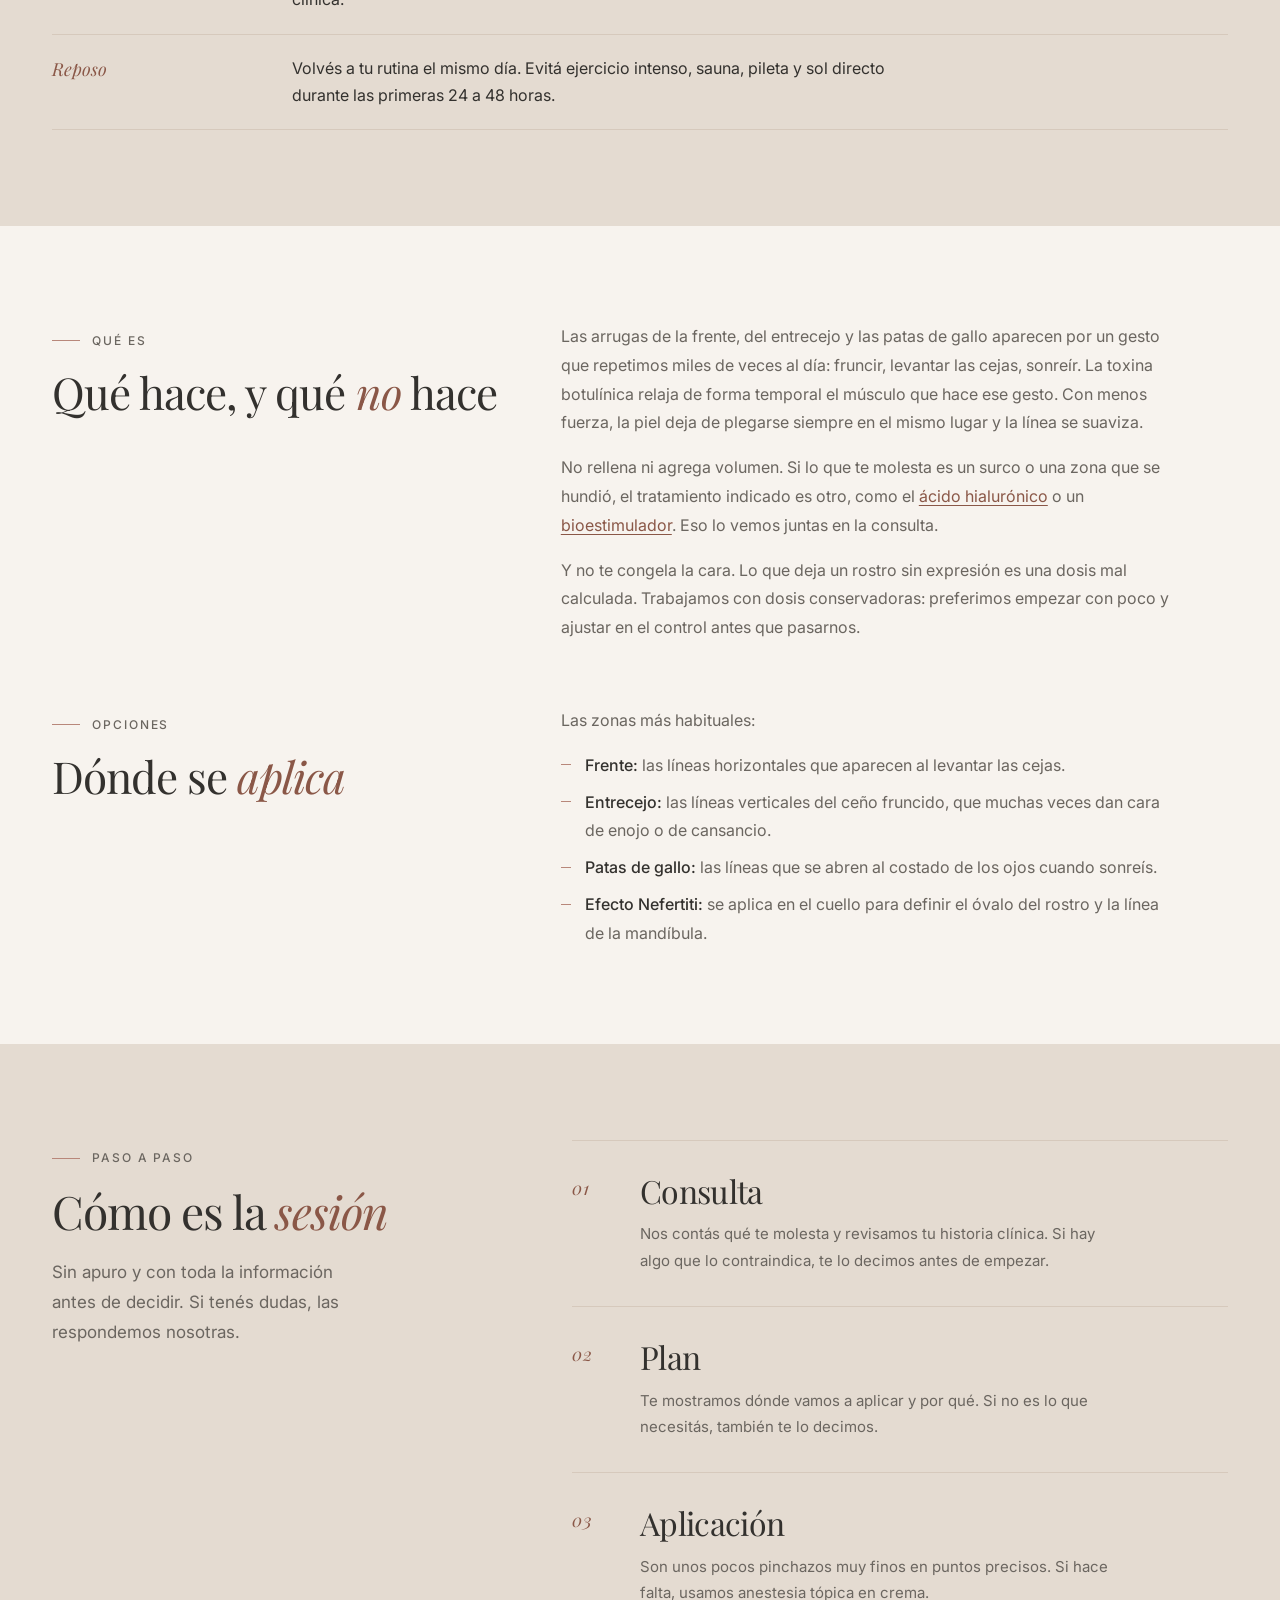
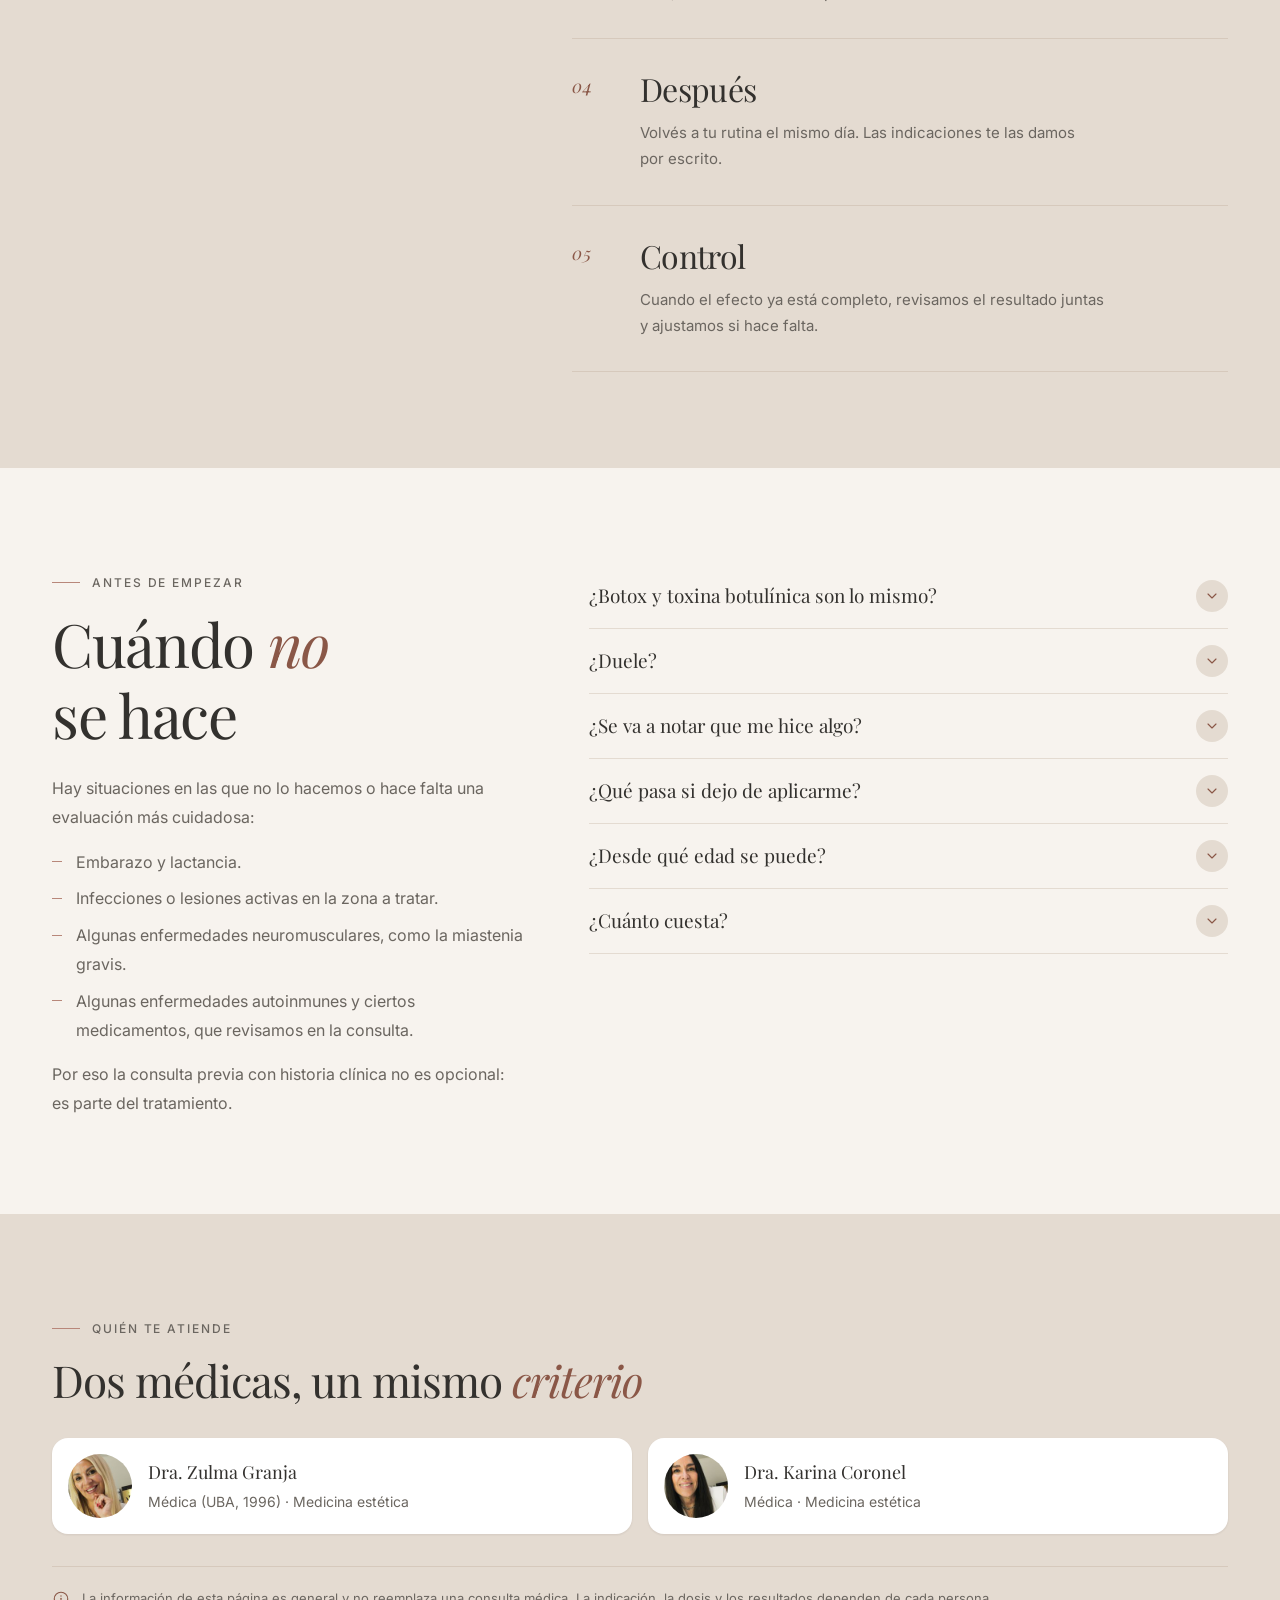
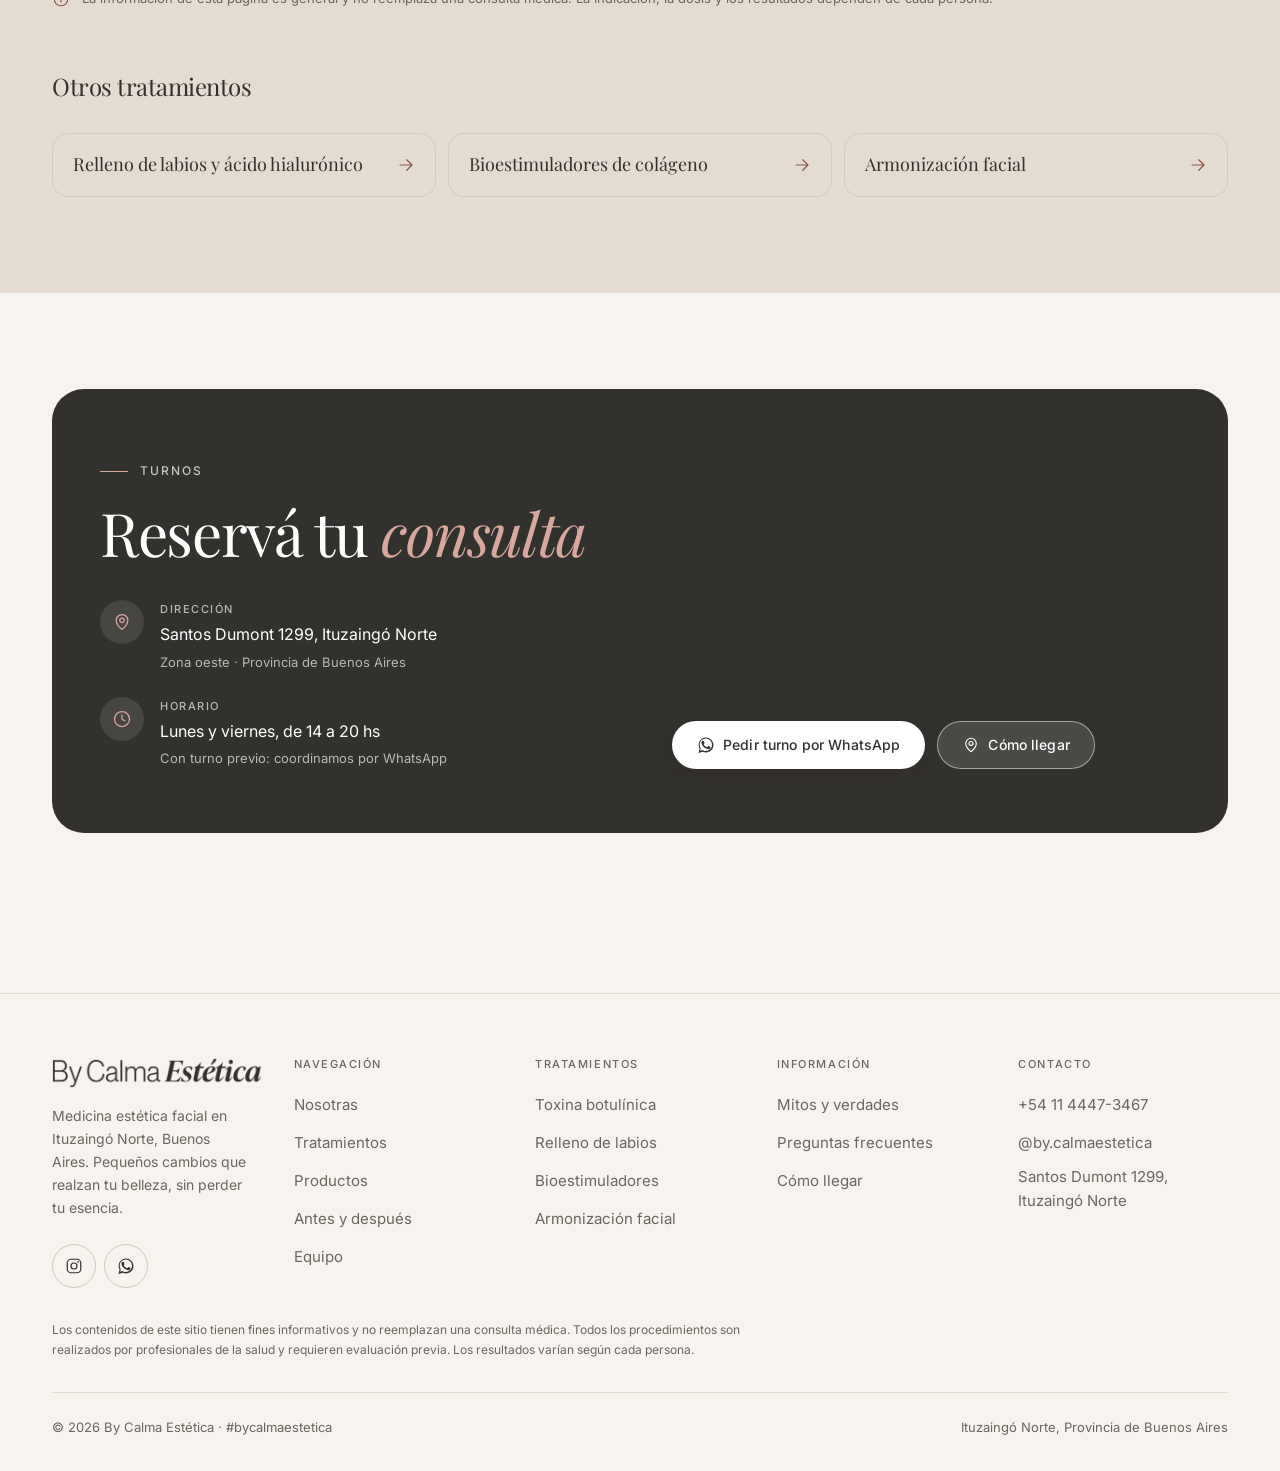
<file: toxina-botulinica-ituzaingo/index.html>
<!DOCTYPE html>
<html lang="es-AR">
  <head>
    <meta charset="UTF-8" />
    <meta name="viewport" content="width=device-width, initial-scale=1" />

    <!-- Página generada a partir de la home (header, menú y footer iguales).
         Si cambiás el horario o el teléfono, cambialo también acá. -->
    <title>Toxina botulínica (botox) en Ituzaingó | By Calma Estética</title>
    <meta name="description" content="Toxina botulínica en Ituzaingó Norte para las líneas de la frente, el entrecejo y las patas de gallo. Dosis justas, gesto natural. Turnos por WhatsApp." />
    <meta name="robots" content="index, follow, max-image-preview:large" />
    <meta name="theme-color" content="#f7f3ee" />
    <link rel="canonical" href="https://www.bycalmaestetica.com.ar/toxina-botulinica-ituzaingo/" />

    <meta property="og:type" content="website" />
    <meta property="og:locale" content="es_AR" />
    <meta property="og:site_name" content="By Calma Estética" />
    <meta property="og:title" content="Toxina botulínica (botox) en Ituzaingó | By Calma Estética" />
    <meta property="og:description" content="Toxina botulínica en Ituzaingó Norte para las líneas de la frente, el entrecejo y las patas de gallo. Dosis justas, gesto natural. Turnos por WhatsApp." />
    <meta property="og:url" content="https://www.bycalmaestetica.com.ar/toxina-botulinica-ituzaingo/" />
    <meta property="og:image" content="https://www.bycalmaestetica.com.ar/assets/img/og-by-calma.jpg?v=1" />
    <meta property="og:image:width" content="1200" />
    <meta property="og:image:height" content="630" />
    <meta name="twitter:card" content="summary_large_image" />

    <link rel="icon" href="/assets/logo/favicon.png" sizes="32x32" />
    <link rel="icon" href="/assets/logo/favicon-512.png" sizes="512x512" />
    <link rel="apple-touch-icon" href="/assets/logo/apple-touch-icon.png" />

    <link rel="preconnect" href="https://fonts.googleapis.com" />
    <link rel="preconnect" href="https://fonts.gstatic.com" crossorigin />
    <link
      rel="stylesheet"
      href="https://fonts.googleapis.com/css2?family=Playfair+Display:ital,wght@0,400;0,500;0,600;1,400;1,500;1,600&family=Inter:wght@300;400;500;600&display=swap"
    />
    <link rel="stylesheet" href="/assets/css/styles.css?v=28" />
    <link rel="stylesheet" href="/assets/css/tratamiento.css?v=1" />
    <noscript>
      <style>
        [data-reveal] { opacity: 1 !important; transform: none !important; }
      </style>
    </noscript>

    <script type="application/ld+json">
{
  "@context": "https://schema.org",
  "@graph": [
    {
      "@type": "MedicalWebPage",
      "@id": "https://www.bycalmaestetica.com.ar/toxina-botulinica-ituzaingo/#pagina",
      "url": "https://www.bycalmaestetica.com.ar/toxina-botulinica-ituzaingo/",
      "name": "Toxina botulínica (botox) en Ituzaingó | By Calma Estética",
      "description": "Toxina botulínica en Ituzaingó Norte para las líneas de la frente, el entrecejo y las patas de gallo. Dosis justas, gesto natural. Turnos por WhatsApp.",
      "inLanguage": "es-AR",
      "isPartOf": {
        "@type": "WebSite",
        "name": "By Calma Estética",
        "url": "https://www.bycalmaestetica.com.ar/"
      },
      "about": {
        "@id": "https://www.bycalmaestetica.com.ar/toxina-botulinica-ituzaingo/#procedimiento"
      },
      "breadcrumb": {
        "@id": "https://www.bycalmaestetica.com.ar/toxina-botulinica-ituzaingo/#migas"
      }
    },
    {
      "@type": "MedicalProcedure",
      "@id": "https://www.bycalmaestetica.com.ar/toxina-botulinica-ituzaingo/#procedimiento",
      "name": "Aplicación de toxina botulínica",
      "procedureType": "https://schema.org/NoninvasiveProcedure",
      "bodyLocation": "Frente, entrecejo, patas de gallo y cuello",
      "howPerformed": "Nos contás qué te molesta y revisamos tu historia clínica. Si hay algo que lo contraindica, te lo decimos antes de empezar. Te mostramos dónde vamos a aplicar y por qué. Si no es lo que necesitás, también te lo decimos. Son unos pocos pinchazos muy finos en puntos precisos. Si hace falta, usamos anestesia tópica en crema."
    },
    {
      "@type": "BreadcrumbList",
      "@id": "https://www.bycalmaestetica.com.ar/toxina-botulinica-ituzaingo/#migas",
      "itemListElement": [
        {
          "@type": "ListItem",
          "position": 1,
          "name": "Inicio",
          "item": "https://www.bycalmaestetica.com.ar/"
        },
        {
          "@type": "ListItem",
          "position": 2,
          "name": "Tratamientos",
          "item": "https://www.bycalmaestetica.com.ar/#tratamientos"
        },
        {
          "@type": "ListItem",
          "position": 3,
          "name": "Toxina botulínica",
          "item": "https://www.bycalmaestetica.com.ar/toxina-botulinica-ituzaingo/"
        }
      ]
    },
    {
      "@type": "MedicalClinic",
      "@id": "https://www.bycalmaestetica.com.ar/#clinica",
      "name": "By Calma Estética",
      "url": "https://www.bycalmaestetica.com.ar/",
      "telephone": "+541144473467",
      "address": {
        "@type": "PostalAddress",
        "streetAddress": "Santos Dumont 1299",
        "addressLocality": "Ituzaingó",
        "addressRegion": "Buenos Aires",
        "postalCode": "B1714CRY",
        "addressCountry": "AR"
      },
      "hasMap": "https://maps.google.com/?cid=14278384173827201350",
      "openingHoursSpecification": {
        "@type": "OpeningHoursSpecification",
        "dayOfWeek": [
          "Monday",
          "Friday"
        ],
        "opens": "14:00",
        "closes": "20:00"
      }
    }
  ]
}
    </script>
  </head>

  <body data-pagina="toxina-botulinica" data-wa-msg="Hola! Vi la web de By Calma Estética y quiero consultar por toxina botulínica.">
    <a class="skip-link" href="#main">Saltar al contenido principal</a>

    <svg width="0" height="0" style="position: absolute" aria-hidden="true">
      <defs>
        <symbol id="i-star" viewBox="0 0 24 24">
          <path fill="currentColor" d="M12 2.8l2.75 5.95 6.5.72-4.85 4.4 1.35 6.4L12 17.02l-5.75 3.25 1.35-6.4-4.85-4.4 6.5-.72z" />
        </symbol>
        <symbol id="i-menu" viewBox="0 0 24 24" fill="none" stroke="currentColor" stroke-width="1.6" stroke-linecap="round">
          <path d="M4 7h16M4 12h16M4 17h16" />
        </symbol>
        <symbol id="i-close" viewBox="0 0 24 24" fill="none" stroke="currentColor" stroke-width="1.6" stroke-linecap="round">
          <path d="M6 6l12 12M18 6L6 18" />
        </symbol>
        <symbol id="i-chevron-down" viewBox="0 0 24 24" fill="none" stroke="currentColor" stroke-width="1.7" stroke-linecap="round" stroke-linejoin="round">
          <path d="M6 9l6 6 6-6" />
        </symbol>
        <symbol id="i-arrow-right" viewBox="0 0 24 24" fill="none" stroke="currentColor" stroke-width="1.6" stroke-linecap="round" stroke-linejoin="round">
          <path d="M4 12h16M13 5l7 7-7 7" />
        </symbol>
        <symbol id="i-arrow-up-right" viewBox="0 0 24 24" fill="none" stroke="currentColor" stroke-width="1.6" stroke-linecap="round" stroke-linejoin="round">
          <path d="M7 17L17 7M8 7h9v9" />
        </symbol>
        <symbol id="i-whatsapp" viewBox="0 0 24 24" fill="currentColor">
          <path d="M17.47 14.38c-.3-.15-1.76-.87-2.03-.97-.27-.1-.47-.15-.67.15-.2.3-.77.96-.94 1.16-.17.2-.35.22-.65.07-.3-.15-1.26-.46-2.4-1.48-.89-.79-1.49-1.76-1.66-2.06-.17-.3-.02-.46.13-.61.14-.13.3-.35.45-.52.15-.17.2-.3.3-.5.1-.2.05-.37-.02-.52-.08-.15-.67-1.61-.92-2.2-.24-.58-.49-.5-.67-.51h-.57c-.2 0-.52.07-.79.37-.27.3-1.04 1.01-1.04 2.47s1.06 2.86 1.21 3.06c.15.2 2.09 3.2 5.07 4.48.71.31 1.26.49 1.69.63.71.22 1.36.19 1.87.12.57-.09 1.76-.72 2-1.41.25-.7.25-1.29.18-1.42-.08-.13-.28-.2-.58-.35z" />
          <path d="M12.04 2C6.6 2 2.17 6.43 2.17 11.87c0 1.74.46 3.44 1.32 4.94L2 22.5l5.83-1.52a9.83 9.83 0 0 0 4.2.95h.01c5.44 0 9.87-4.43 9.87-9.87 0-2.64-1.03-5.12-2.9-6.98A9.8 9.8 0 0 0 12.04 2zm0 17.99h-.01a8.2 8.2 0 0 1-4.17-1.14l-.3-.18-3.46.9.93-3.37-.2-.31a8.15 8.15 0 0 1-1.25-4.35c0-4.52 3.68-8.2 8.21-8.2a8.14 8.14 0 0 1 5.8 2.41 8.14 8.14 0 0 1 2.4 5.8c0 4.53-3.68 8.21-8.2 8.21z" />
        </symbol>
        <symbol id="i-instagram" viewBox="0 0 24 24" fill="none" stroke="currentColor" stroke-width="1.6" stroke-linecap="round" stroke-linejoin="round">
          <rect x="3" y="3" width="18" height="18" rx="5" />
          <circle cx="12" cy="12" r="4" />
          <circle cx="17.5" cy="6.5" r="1.1" fill="currentColor" stroke="none" />
        </symbol>
        <symbol id="i-shield" viewBox="0 0 24 24" fill="none" stroke="currentColor" stroke-width="1.5" stroke-linecap="round" stroke-linejoin="round">
          <path d="M12 3l7.5 3v5.4c0 4.4-3.1 8.5-7.5 9.6-4.4-1.1-7.5-5.2-7.5-9.6V6z" />
          <path d="M9.2 12.2l1.9 1.9 3.9-3.9" />
        </symbol>
        <symbol id="i-heart" viewBox="0 0 24 24" fill="none" stroke="currentColor" stroke-width="1.5" stroke-linecap="round" stroke-linejoin="round">
          <path d="M12 20.3l-1.4-1.3C5.9 14.8 3 12.2 3 8.9 3 6.3 5 4.3 7.6 4.3c1.5 0 2.9.7 3.8 1.8l.6.8.6-.8a4.7 4.7 0 0 1 3.8-1.8C19 4.3 21 6.3 21 8.9c0 3.3-2.9 5.9-7.6 10.1z" />
        </symbol>
        <symbol id="i-certificate" viewBox="0 0 24 24" fill="none" stroke="currentColor" stroke-width="1.5" stroke-linecap="round" stroke-linejoin="round">
          <circle cx="12" cy="9" r="5.2" />
          <path d="M8.6 13.4L7.5 21l4.5-2.3L16.5 21l-1.1-7.6" />
        </symbol>
        <symbol id="i-map-pin" viewBox="0 0 24 24" fill="none" stroke="currentColor" stroke-width="1.5" stroke-linecap="round" stroke-linejoin="round">
          <path d="M12 21s7-5.6 7-11a7 7 0 1 0-14 0c0 5.4 7 11 7 11z" />
          <circle cx="12" cy="10" r="2.6" />
        </symbol>
        <symbol id="i-clock" viewBox="0 0 24 24" fill="none" stroke="currentColor" stroke-width="1.5" stroke-linecap="round" stroke-linejoin="round">
          <circle cx="12" cy="12" r="9" />
          <path d="M12 7v5.2l3.4 2" />
        </symbol>
        <symbol id="i-expand" viewBox="0 0 24 24" fill="none" stroke="currentColor" stroke-width="1.6" stroke-linecap="round" stroke-linejoin="round">
          <path d="M9 4H4v5M15 4h5v5M15 20h5v-5M9 20H4v-5" />
        </symbol>
        <symbol id="i-info" viewBox="0 0 24 24" fill="none" stroke="currentColor" stroke-width="1.5" stroke-linecap="round" stroke-linejoin="round">
          <circle cx="12" cy="12" r="9" />
          <path d="M12 11v5" />
          <circle cx="12" cy="8" r=".9" fill="currentColor" stroke="none" />
        </symbol>
        <symbol id="i-leaf" viewBox="0 0 24 24" fill="none" stroke="currentColor" stroke-width="1.5" stroke-linecap="round" stroke-linejoin="round">
          <path d="M4 20c0-8 5-14 16-15 0 11-6 15-12 15-2 0-4-1.5-4-1.5z" />
          <path d="M4.5 19.5C8 16 12 13.5 17 11.5" />
        </symbol>
        <symbol id="i-question" viewBox="0 0 24 24" fill="none" stroke="currentColor" stroke-width="1.5" stroke-linecap="round" stroke-linejoin="round">
          <circle cx="12" cy="12" r="9" />
          <path d="M9.6 9.3a2.5 2.5 0 0 1 4.8.8c0 1.7-2.4 2-2.4 3.4" />
          <circle cx="12" cy="16.6" r=".85" fill="currentColor" stroke="none" />
        </symbol>
      </defs>
    </svg>

    <header class="site-header is-stuck" id="siteHeader" data-solid>
      <div class="container header-inner">
        <a class="brand" href="/" aria-label="By Calma Estética — Inicio">
          <img
            class="brand-logo brand-logo-dark"
            src="/assets/logo/logo.png?v=2"
            alt="By Calma Estética"
            width="900"
            height="125"
          />
          <img
            class="brand-logo brand-logo-light"
            src="/assets/logo/logo-blanco.png?v=2"
            alt=""
            aria-hidden="true"
            width="900"
            height="125"
          />
        </a>

        <nav class="nav-desktop" aria-label="Navegación principal">
          <a href="/#nosotras">Nosotras</a>
          <a href="/#tratamientos">Tratamientos</a>
          <a href="/#productos">Productos</a>
          <a href="/#resultados">Resultados</a>
          <a href="/#equipo">Equipo</a>
          <a href="/#mitos">Mitos</a>
          <a href="/#faq">Preguntas</a>
          <a href="/#contacto">Contacto</a>
        </nav>

        <div class="header-actions">
          <button
            class="nav-toggle"
            id="navToggle"
            type="button"
            aria-label="Abrir menú"
            aria-expanded="false"
            aria-controls="navMobile"
          >
            <svg class="icon" width="24" height="24" aria-hidden="true"><use href="#i-menu" /></svg>
          </button>
        </div>
      </div>
    </header>

    <div class="nav-mobile" id="navMobile" data-open="false" role="dialog" aria-modal="true" aria-label="Menú de navegación">
      <div class="nav-mobile-head">
        <img class="brand-logo" src="/assets/logo/logo.png?v=2" alt="By Calma Estética" width="900" height="125" />
        <button class="nav-toggle" id="navClose" type="button" aria-label="Cerrar menú">
          <svg class="icon" width="24" height="24" aria-hidden="true"><use href="#i-close" /></svg>
        </button>
      </div>

      <nav class="nav-mobile-links" aria-label="Navegación móvil">
        <a href="/#nosotras">Nosotras</a>
        <a href="/#tratamientos">Tratamientos</a>
        <a href="/#productos">Productos</a>
        <a href="/#resultados">Resultados</a>
        <a href="/#equipo">Equipo</a>
        <a href="/#mitos">Mitos y verdades</a>
        <a href="/#faq">Preguntas frecuentes</a>
        <a href="/#contacto">Contacto</a>
      </nav>

      <a class="btn btn-primary" data-wa href="/#contacto" target="_blank" rel="noopener">
        <svg class="icon" aria-hidden="true"><use href="#i-whatsapp" /></svg>
        Pedir turno por WhatsApp
      </a>
    </div>

    <main id="main">
      <!-- ==================================================================
           ENCABEZADO DE LA PÁGINA
           ================================================================== -->
      <section class="t-hero" id="inicio-tratamiento">
        <div class="container">
          <nav class="t-crumbs" aria-label="Estás en">
            <ol>
              <li><a href="/">Inicio</a></li>
              <li><a href="/#tratamientos">Tratamientos</a></li>
              <li aria-current="page">Toxina botulínica</li>
            </ol>
          </nav>

          <div class="t-hero-grid">
            <div>
              <p class="eyebrow">Tratamiento · Ituzaingó Norte</p>
              <h1 class="t-title">Toxina botulínica en <span class="accent-italic">Ituzaingó</span></h1>
              <p class="lead">Lo que todos conocen como botox. Suaviza las arrugas que se forman al gesticular, en la frente, el entrecejo y alrededor de los ojos, sin dejarte la cara quieta. La aplican la Dra. Zulma Granja y la Dra. Karina Coronel en nuestro consultorio de Ituzaingó Norte.</p>
              <a class="btn btn-primary btn-lg" data-wa href="/#contacto" target="_blank" rel="noopener">
                <svg class="icon" aria-hidden="true"><use href="#i-whatsapp" /></svg>
                Consultar por WhatsApp
              </a>
              <ul class="t-trust">
                <li>
                  <svg class="icon" aria-hidden="true"><use href="#i-star" /></svg>
                  <a href="https://maps.google.com/?cid=14278384173827201350" target="_blank" rel="noopener" data-track="resenas_google">5,0 en Google · 17 reseñas</a>
                </li>
                <li>
                  <svg class="icon" aria-hidden="true"><use href="#i-clock" /></svg>
                  Lunes y viernes, 14 a 20 hs
                </li>
              </ul>
            </div>

            <figure class="t-figure">
              <div class="result-media">
                <img src="/assets/img/resultado-botox-frente.jpg?v=2" alt="Antes y después de toxina botulínica: líneas de la frente suavizadas" width="1080" height="1350" fetchpriority="high" />
                <span class="ab-label ab-antes">Antes</span>
                <span class="ab-label ab-despues">Después</span>
              </div>
              <figcaption>Paciente real, antes y después de toxina botulínica en frente y entrecejo. Se publica con su consentimiento.</figcaption>
            </figure>
          </div>
        </div>
      </section>

      <!-- ==================================================================
           EN POCAS PALABRAS
           ================================================================== -->
      <section class="section band-sand" id="resumen">
        <div class="container">
          <p class="eyebrow">En pocas palabras</p>
          <h2 class="h-section t-block-title">Lo que más nos <span class="accent-italic">preguntan</span></h2>
          <dl class="t-facts">
              <div><dt>Qué es</dt><dd>Un medicamento que relaja por un tiempo los músculos que marcan las arrugas de expresión.</dd></div>
              <div><dt>Zonas</dt><dd>Frente, entrecejo, patas de gallo y efecto Nefertiti (cuello y línea de la mandíbula).</dd></div>
              <div><dt>Cuándo se ve</dt><dd>Empieza a notarse a los pocos días y llega a su máximo entre los 7 y los 14 días.</dd></div>
              <div><dt>Cuánto dura</dt><dd>En general, entre 3 y 6 meses. Depende de cada persona y de la zona tratada.</dd></div>
              <div><dt>La sesión</dt><dd>La aplicación lleva pocos minutos. Antes hacemos la consulta y la historia clínica.</dd></div>
              <div><dt>Reposo</dt><dd>Volvés a tu rutina el mismo día. Evitá ejercicio intenso, sauna, pileta y sol directo durante las primeras 24 a 48 horas.</dd></div>
          </dl>
        </div>
      </section>

      <!-- ==================================================================
           QUÉ ES Y DÓNDE SE USA
           ================================================================== -->
      <section class="section" id="que-es">
        <div class="container t-split">
          <div>
            <p class="eyebrow">Qué es</p>
            <h2 class="h-section">Qué hace, y qué <span class="accent-italic">no</span> hace</h2>
          </div>
          <div class="t-prose">
              <p>Las arrugas de la frente, del entrecejo y las patas de gallo aparecen por un gesto que repetimos miles de veces al día: fruncir, levantar las cejas, sonreír. La toxina botulínica relaja de forma temporal el músculo que hace ese gesto. Con menos fuerza, la piel deja de plegarse siempre en el mismo lugar y la línea se suaviza.</p>
              <p>No rellena ni agrega volumen. Si lo que te molesta es un surco o una zona que se hundió, el tratamiento indicado es otro, como el <a href="/relleno-de-labios-ituzaingo/">ácido hialurónico</a> o un <a href="/bioestimuladores-ituzaingo/">bioestimulador</a>. Eso lo vemos juntas en la consulta.</p>
              <p>Y no te congela la cara. Lo que deja un rostro sin expresión es una dosis mal calculada. Trabajamos con dosis conservadoras: preferimos empezar con poco y ajustar en el control antes que pasarnos.</p>
          </div>
        </div>

        <div class="container t-split" style="margin-top: var(--space-16)">
          <div>
            <p class="eyebrow">Opciones</p>
            <h2 class="h-section">Dónde se <span class="accent-italic">aplica</span></h2>
          </div>
          <div class="t-prose">
            <p>Las zonas más habituales:</p>
            <ul>
                <li><strong>Frente:</strong> las líneas horizontales que aparecen al levantar las cejas.</li>
                <li><strong>Entrecejo:</strong> las líneas verticales del ceño fruncido, que muchas veces dan cara de enojo o de cansancio.</li>
                <li><strong>Patas de gallo:</strong> las líneas que se abren al costado de los ojos cuando sonreís.</li>
                <li><strong>Efecto Nefertiti:</strong> se aplica en el cuello para definir el óvalo del rostro y la línea de la mandíbula.</li>
            </ul>
          </div>
        </div>
      </section>

      <!-- ==================================================================
           CÓMO ES LA SESIÓN
           ================================================================== -->
      <section class="section band-sand" id="sesion">
        <div class="container frentes-grid">
          <div class="frentes-intro">
            <p class="eyebrow">Paso a paso</p>
            <h2 class="h-section">Cómo es la <span class="accent-italic">sesión</span></h2>
            <p class="lead">Sin apuro y con toda la información antes de decidir. Si tenés dudas, las respondemos nosotras.</p>
          </div>
          <ol class="frentes">
            <li class="frente">
              <span class="frente-num">01</span>
              <div class="frente-texto">
                <h3>Consulta</h3>
                <p>Nos contás qué te molesta y revisamos tu historia clínica. Si hay algo que lo contraindica, te lo decimos antes de empezar.</p>
              </div>
            </li>
            <li class="frente">
              <span class="frente-num">02</span>
              <div class="frente-texto">
                <h3>Plan</h3>
                <p>Te mostramos dónde vamos a aplicar y por qué. Si no es lo que necesitás, también te lo decimos.</p>
              </div>
            </li>
            <li class="frente">
              <span class="frente-num">03</span>
              <div class="frente-texto">
                <h3>Aplicación</h3>
                <p>Son unos pocos pinchazos muy finos en puntos precisos. Si hace falta, usamos anestesia tópica en crema.</p>
              </div>
            </li>
            <li class="frente">
              <span class="frente-num">04</span>
              <div class="frente-texto">
                <h3>Después</h3>
                <p>Volvés a tu rutina el mismo día. Las indicaciones te las damos por escrito.</p>
              </div>
            </li>
            <li class="frente">
              <span class="frente-num">05</span>
              <div class="frente-texto">
                <h3>Control</h3>
                <p>Cuando el efecto ya está completo, revisamos el resultado juntas y ajustamos si hace falta.</p>
              </div>
            </li>
          </ol>
        </div>
      </section>

      <!-- ==================================================================
           CUÁNDO NO + PREGUNTAS
           ================================================================== -->
      <section class="section" id="preguntas">
        <div class="container faq-grid">
          <div class="faq-aside">
            <p class="eyebrow">Antes de empezar</p>
            <h2 class="h-section">Cuándo <span class="accent-italic">no</span> se hace</h2>
            <div class="t-prose" style="margin-top: var(--space-6)">
              <p>Hay situaciones en las que no lo hacemos o hace falta una evaluación más cuidadosa:</p>
              <ul>
                <li>Embarazo y lactancia.</li>
                <li>Infecciones o lesiones activas en la zona a tratar.</li>
                <li>Algunas enfermedades neuromusculares, como la miastenia gravis.</li>
                <li>Algunas enfermedades autoinmunes y ciertos medicamentos, que revisamos en la consulta.</li>
              </ul>
              <p>Por eso la consulta previa con historia clínica no es opcional: es parte del tratamiento.</p>
            </div>
          </div>

          <div>
            <article class="faq-item" data-open="false">
              <h3>
                <button class="faq-trigger" type="button" aria-expanded="false" aria-controls="q1">
                  ¿Botox y toxina botulínica son lo mismo?
                  <span class="chevron" aria-hidden="true"><svg class="icon"><use href="#i-chevron-down" /></svg></span>
                </button>
              </h3>
              <div class="faq-panel" id="q1">
                <div class="faq-panel-inner">
                  <p class="faq-body">Sí. Botox es la marca más conocida de toxina botulínica, y por eso mucha gente llama así al tratamiento. Lo que se aplica es toxina botulínica tipo A.</p>
                </div>
              </div>
            </article>

            <article class="faq-item" data-open="false">
              <h3>
                <button class="faq-trigger" type="button" aria-expanded="false" aria-controls="q2">
                  ¿Duele?
                  <span class="chevron" aria-hidden="true"><svg class="icon"><use href="#i-chevron-down" /></svg></span>
                </button>
              </h3>
              <div class="faq-panel" id="q2">
                <div class="faq-panel-inner">
                  <p class="faq-body">Se tolera muy bien. Son pinchazos muy finos y breves. Si hace falta, usamos anestesia tópica en crema.</p>
                </div>
              </div>
            </article>

            <article class="faq-item" data-open="false">
              <h3>
                <button class="faq-trigger" type="button" aria-expanded="false" aria-controls="q3">
                  ¿Se va a notar que me hice algo?
                  <span class="chevron" aria-hidden="true"><svg class="icon"><use href="#i-chevron-down" /></svg></span>
                </button>
              </h3>
              <div class="faq-panel" id="q3">
                <div class="faq-panel-inner">
                  <p class="faq-body">La idea es que se note que estás descansada, no qué te hiciste. Por eso empezamos con dosis conservadoras y, si hace falta, ajustamos en el control.</p>
                </div>
              </div>
            </article>

            <article class="faq-item" data-open="false">
              <h3>
                <button class="faq-trigger" type="button" aria-expanded="false" aria-controls="q4">
                  ¿Qué pasa si dejo de aplicarme?
                  <span class="chevron" aria-hidden="true"><svg class="icon"><use href="#i-chevron-down" /></svg></span>
                </button>
              </h3>
              <div class="faq-panel" id="q4">
                <div class="faq-panel-inner">
                  <p class="faq-body">Nada malo. El efecto se va de a poco y el músculo recupera su fuerza: tu cara vuelve gradualmente a como estaba, sin empeorar por haber empezado.</p>
                </div>
              </div>
            </article>

            <article class="faq-item" data-open="false">
              <h3>
                <button class="faq-trigger" type="button" aria-expanded="false" aria-controls="q5">
                  ¿Desde qué edad se puede?
                  <span class="chevron" aria-hidden="true"><svg class="icon"><use href="#i-chevron-down" /></svg></span>
                </button>
              </h3>
              <div class="faq-panel" id="q5">
                <div class="faq-panel-inner">
                  <p class="faq-body">No depende de la edad sino de lo que querés tratar. Lo definimos en la consulta, mirando tu piel y tu gesto.</p>
                </div>
              </div>
            </article>

            <article class="faq-item" data-open="false">
              <h3>
                <button class="faq-trigger" type="button" aria-expanded="false" aria-controls="q6">
                  ¿Cuánto cuesta?
                  <span class="chevron" aria-hidden="true"><svg class="icon"><use href="#i-chevron-down" /></svg></span>
                </button>
              </h3>
              <div class="faq-panel" id="q6">
                <div class="faq-panel-inner">
                  <p class="faq-body">Depende de las zonas y de la cantidad de producto. Por eso no publicamos precios: escribinos por WhatsApp y te pasamos el valor según tu caso.</p>
                </div>
              </div>
            </article>
          </div>
        </div>
      </section>

      <!-- ==================================================================
           QUIÉN TE ATIENDE + OTROS TRATAMIENTOS
           ================================================================== -->
      <section class="section band-sand" id="equipo-tratamiento">
        <div class="container">
          <p class="eyebrow">Quién te atiende</p>
          <h2 class="h-section t-block-title">Dos médicas, un mismo <span class="accent-italic">criterio</span></h2>
          <ul class="t-team">
            <li>
              <img src="/assets/img/thumb-zulma.jpg" alt="Dra. Zulma Granja" width="160" height="160" loading="lazy" />
              <div><strong>Dra. Zulma Granja</strong><span>Médica (UBA, 1996) · Medicina estética</span></div>
            </li>
            <li>
              <img src="/assets/img/thumb-karina.jpg" alt="Dra. Karina Coronel" width="160" height="160" loading="lazy" />
              <div><strong>Dra. Karina Coronel</strong><span>Médica · Medicina estética</span></div>
            </li>
          </ul>

          <p class="note-box" style="margin-top: var(--space-8)">
            <svg class="icon" aria-hidden="true"><use href="#i-info" /></svg>
            <span>
              La información de esta página es general y no reemplaza una consulta
              médica. La indicación, la dosis y los resultados dependen de cada
              persona.
            </span>
          </p>

          <h2 class="h-card" style="margin-top: var(--space-16)">Otros tratamientos</h2>
          <ul class="t-related">
            <li>
              <a href="/relleno-de-labios-ituzaingo/">
                Relleno de labios y ácido hialurónico
                <svg class="icon" aria-hidden="true"><use href="#i-arrow-right" /></svg>
              </a>
            </li>
            <li>
              <a href="/bioestimuladores-ituzaingo/">
                Bioestimuladores de colágeno
                <svg class="icon" aria-hidden="true"><use href="#i-arrow-right" /></svg>
              </a>
            </li>
            <li>
              <a href="/armonizacion-facial-zona-oeste/">
                Armonización facial
                <svg class="icon" aria-hidden="true"><use href="#i-arrow-right" /></svg>
              </a>
            </li>
          </ul>
        </div>
      </section>

      <!-- ==================================================================
           CONTACTO
           ================================================================== -->
      <section class="section t-contact" id="contacto">
        <div class="container">
          <div class="contact-band">
            <div class="contact-grid">
              <div>
                <p class="eyebrow">Turnos</p>
                <h2 class="h-section">Reservá tu <span style="font-style: italic; color: var(--nude)">consulta</span></h2>
                <dl class="contact-list">
                  <div class="contact-item">
                    <span class="contact-icon" aria-hidden="true"><svg class="icon"><use href="#i-map-pin" /></svg></span>
                    <div>
                      <dt>Dirección</dt>
                      <dd>Santos Dumont 1299, Ituzaingó Norte<small>Zona oeste · Provincia de Buenos Aires</small></dd>
                    </div>
                  </div>
                  <div class="contact-item">
                    <span class="contact-icon" aria-hidden="true"><svg class="icon"><use href="#i-clock" /></svg></span>
                    <div>
                      <dt>Horario</dt>
                      <dd>Lunes y viernes, de 14 a 20 hs<small>Con turno previo: coordinamos por WhatsApp</small></dd>
                    </div>
                  </div>
                </dl>
              </div>
              <div class="contact-actions">
                <a class="btn btn-primary" data-wa href="/#contacto" target="_blank" rel="noopener">
                  <svg class="icon" aria-hidden="true"><use href="#i-whatsapp" /></svg>
                  Pedir turno por WhatsApp
                </a>
                <a class="btn btn-ghost-light" href="https://maps.google.com/?cid=14278384173827201350" target="_blank" rel="noopener">
                  <svg class="icon" aria-hidden="true"><use href="#i-map-pin" /></svg>
                  Cómo llegar
                </a>
              </div>
            </div>
          </div>
        </div>
      </section>
    </main>

    <footer class="site-footer">
      <div class="container">
        <div class="footer-grid">
          <div class="footer-brand">
            <img class="brand-logo footer-logo" src="/assets/logo/logo.png?v=2" alt="By Calma Estética" width="900" height="125" />
            <p>
              Medicina estética facial en Ituzaingó Norte, Buenos Aires.
              Pequeños cambios que realzan tu belleza, sin perder tu esencia.
            </p>
            <div class="socials">
              <a class="social-btn" data-ig href="https://www.instagram.com/by.calmaestetica/" target="_blank" rel="noopener" aria-label="Instagram de By Calma Estética">
                <svg class="icon" aria-hidden="true"><use href="#i-instagram" /></svg>
              </a>
              <a class="social-btn" data-wa href="https://wa.link/yxgf4b" target="_blank" rel="noopener" aria-label="Escribinos por WhatsApp">
                <svg class="icon" aria-hidden="true"><use href="#i-whatsapp" /></svg>
              </a>
            </div>
          </div>

          <div class="footer-col">
            <h3>Navegación</h3>
            <ul>
              <li><a href="/#nosotras">Nosotras</a></li>
              <li><a href="/#tratamientos">Tratamientos</a></li>
              <li><a href="/#productos">Productos</a></li>
              <li><a href="/#resultados">Antes y después</a></li>
              <li><a href="/#equipo">Equipo</a></li>
            </ul>
          </div>

          <div class="footer-col">
            <h3>Tratamientos</h3>
            <ul>
              <li><a href="/toxina-botulinica-ituzaingo/">Toxina botulínica</a></li>
              <li><a href="/relleno-de-labios-ituzaingo/">Relleno de labios</a></li>
              <li><a href="/bioestimuladores-ituzaingo/">Bioestimuladores</a></li>
              <li><a href="/armonizacion-facial-zona-oeste/">Armonización facial</a></li>
            </ul>
          </div>

          <div class="footer-col">
            <h3>Información</h3>
            <ul>
              <li><a href="/#mitos">Mitos y verdades</a></li>
              <li><a href="/#faq">Preguntas frecuentes</a></li>
              <li><a href="/#contacto">Cómo llegar</a></li>
            </ul>
          </div>

          <div class="footer-col">
            <h3>Contacto</h3>
            <ul>
              <li><a data-wa href="https://wa.link/yxgf4b" target="_blank" rel="noopener">+54 11 4447-3467</a></li>
              <li><a data-ig href="https://www.instagram.com/by.calmaestetica/" target="_blank" rel="noopener">@by.calmaestetica</a></li>
              <li><a href="/#contacto">Santos Dumont 1299, Ituzaingó Norte</a></li>
            </ul>
          </div>
        </div>

        <p class="footer-disclaimer">
          Los contenidos de este sitio tienen fines informativos y no reemplazan
          una consulta médica. Todos los procedimientos son realizados por
          profesionales de la salud y requieren evaluación previa. Los resultados
          varían según cada persona.
        </p>

        <div class="footer-bottom">
          <p>© <span id="year">2026</span> By Calma Estética · #bycalmaestetica</p>
          <p>Ituzaingó Norte, Provincia de Buenos Aires</p>
        </div>
      </div>
    </footer>

    <script src="/assets/js/main.js?v=28" defer></script>
  </body>
</html>
</file>
<file: assets/css/styles.css>
/* ==========================================================================
   BY CALMA ESTÉTICA — Sistema de diseño
   Santos Dumont 1299, Ituzaingó Norte, Buenos Aires

   Paleta y tipografías provistas por la marca.
   Para ajustar colores, editá SOLO el bloque :root de abajo.
   ========================================================================== */

:root {
  /* --- Color de marca --- */
  --bg: #f7f3ee; /* fondo principal, beige hueso */
  --surface: #ffffff; /* tarjetas */
  --sand: #e4dbd1; /* bloques secundarios, bordes */
  --sand-deep: #d6c9bc; /* separadores, estados hover */
  --nude: #d8a79d; /* COLOR DE MARCA — acento principal */
  --terracota: #b8877a; /* acento medio, filetes y detalles */
  --ink: #33312e; /* texto principal, negro cálido */
  --muted: #8a857f; /* texto secundario (ver nota WCAG abajo) */

  /* --- Derivados necesarios para accesibilidad (WCAG AA) ---
     --nude (#D8A79D) y --terracota son demasiado claros para llevar texto
     blanco encima o para usarse como texto sobre el fondo beige. De ellos se
     deriva --terracota-deep (#8A5747), que mantiene el mismo tono cálido y
     cumple en los dos usos: 5.4:1 como texto sobre el fondo y 4.6:1 con texto
     blanco encima. --text-muted reemplaza a --muted en párrafos de lectura
     (5.1:1 contra los 3.3:1 del original).                                  */
  --text-muted: #6b6660;
  --terracota-deep: #8a5747;
  --ink-hover: #4a433c;

  /* --- Tokens semánticos --- */
  --text: var(--ink);
  --border: var(--sand);
  --primary: var(--ink);
  --primary-hover: var(--terracota-deep);
  --on-primary: #ffffff;
  --accent: var(--terracota);
  --ring: var(--terracota-deep);

  /* --- Tipografía ---
     Las fuentes de marca (IvyPresto Headline y Neue Haas Grotesk Display Pro)
     son comerciales y no están incluidas: van primeras en la lista para que,
     si más adelante se licencian y se cargan con @font-face, el sitio las tome
     sin tocar nada más. Mientras tanto renderizan los sustitutos gratuitos
     más cercanos: Playfair Display (didone de alto contraste) e Inter
     (neogrotesca de la misma familia que Neue Haas).                        */
  --font-display: "IvyPresto Headline", "Playfair Display", Georgia, serif;
  --font-body: "Neue Haas Grotesk Display Pro", "Inter", system-ui,
    -apple-system, "Segoe UI", sans-serif;

  /* --- Espaciado (escala 4/8px) --- */
  --space-1: 0.25rem;
  --space-2: 0.5rem;
  --space-3: 0.75rem;
  --space-4: 1rem;
  --space-5: 1.25rem;
  --space-6: 1.5rem;
  --space-8: 2rem;
  --space-12: 3rem;
  --space-16: 4rem;
  --space-24: 6rem;

  /* --- Radios --- */
  --r-sm: 0.5rem;
  --r-md: 1rem;
  --r-lg: 1.5rem;
  --r-xl: 2rem;
  --r-full: 999px;

  /* --- Sombras (suaves, cálidas, sin negro puro) --- */
  --shadow-sm: 0 1px 2px rgba(51, 49, 46, 0.05),
    0 1px 3px rgba(51, 49, 46, 0.04);
  --shadow-md: 0 4px 12px rgba(51, 49, 46, 0.07),
    0 2px 4px rgba(51, 49, 46, 0.04);
  --shadow-lg: 0 12px 32px rgba(51, 49, 46, 0.1),
    0 4px 8px rgba(51, 49, 46, 0.04);
  --shadow-xl: 0 24px 64px rgba(51, 49, 46, 0.16);

  /* --- Motion --- */
  --ease-out: cubic-bezier(0.22, 1, 0.36, 1);
  --dur-fast: 150ms;
  --dur: 250ms;
  --dur-slow: 400ms;

  /* --- Capas (z-index) --- */
  --z-header: 40;
  --z-overlay: 90;
  --z-modal: 100;
}

/* ==========================================================================
   Base
   ========================================================================== */

*,
*::before,
*::after {
  box-sizing: border-box;
}

html {
  scroll-behavior: smooth;
  scroll-padding-top: 5.5rem; /* compensa el header fijo al navegar por anclas */
  -webkit-text-size-adjust: 100%;
}

body {
  margin: 0;
  background-color: var(--bg);
  color: var(--text);
  font-family: var(--font-body);
  font-size: 1rem;
  font-weight: 400;
  line-height: 1.65;
  -webkit-font-smoothing: antialiased;
  -moz-osx-font-smoothing: grayscale;
  overflow-x: hidden;
}

img,
picture,
video,
iframe {
  max-width: 100%;
  display: block;
}

img {
  height: auto;
}

/* Serif didone de alto contraste: siempre en pesos livianos, nunca bold. */
h1,
h2,
h3,
h4 {
  font-family: var(--font-display);
  text-wrap: pretty; /* evita palabras huérfanas al final del título */
  font-weight: 400;
  line-height: 1.14;
  letter-spacing: -0.02em;
  margin: 0;
  color: var(--text);
}

p {
  margin: 0;
  text-wrap: pretty;
}

a {
  color: inherit;
  text-decoration: none;
}

button {
  font: inherit;
  cursor: pointer;
}

:focus-visible {
  outline: 3px solid var(--ring);
  outline-offset: 3px;
  border-radius: var(--r-sm);
}

.sr-only {
  position: absolute;
  width: 1px;
  height: 1px;
  padding: 0;
  margin: -1px;
  overflow: hidden;
  clip: rect(0, 0, 0, 0);
  white-space: nowrap;
  border: 0;
}

.skip-link {
  position: absolute;
  top: -100px;
  left: var(--space-4);
  z-index: var(--z-modal);
  background: var(--primary);
  color: var(--on-primary);
  padding: var(--space-3) var(--space-6);
  border-radius: var(--r-full);
  font-weight: 500;
  transition: top var(--dur) var(--ease-out);
}
.skip-link:focus {
  top: var(--space-4);
}

/* ==========================================================================
   Layout
   ========================================================================== */

.container {
  width: 100%;
  max-width: 1240px;
  margin-inline: auto;
  padding-inline: var(--space-6);
}

@media (min-width: 1024px) {
  .container {
    padding-inline: var(--space-8);
  }
}

.section {
  padding-block: var(--space-16);
}

@media (min-width: 768px) {
  .section {
    padding-block: var(--space-24);
  }
}

.band-sand {
  background: var(--sand);
}

/* ==========================================================================
   Tipografía utilitaria
   ========================================================================== */

.eyebrow {
  display: inline-flex;
  align-items: center;
  gap: var(--space-3);
  font-size: 0.75rem;
  font-weight: 500;
  letter-spacing: 0.16em;
  text-transform: uppercase;
  color: var(--text-muted);
}

.eyebrow::before {
  content: "";
  width: 28px;
  height: 1px;
  background: var(--terracota);
  flex-shrink: 0;
}

.h-display {
  font-size: clamp(2.75rem, 7vw, 5rem);
  font-weight: 300;
  letter-spacing: -0.025em;
}

/* El mínimo baja de 40px a 30px: en una pantalla de 375px, 40px metía los
   titulares en tres renglones y le comía el aire a todo lo de abajo. De 900px
   para arriba manda el 5vw y nada cambia respecto de antes. */
.h-section {
  font-size: clamp(1.875rem, 5vw, 3.75rem);
  font-weight: 300;
  letter-spacing: -0.022em;
  line-height: 1.18;
}

.h-card {
  font-size: clamp(1.25rem, 2vw, 1.5rem);
  font-weight: 400;
}

/* Itálica de acento: replica el lockup "By Calma *Estética*" */
.accent-italic {
  font-style: italic;
  color: var(--terracota-deep);
}

.lead {
  font-size: 1rem;
  color: var(--text-muted);
  max-width: 60ch;
  line-height: 1.75;
}

@media (min-width: 768px) {
  .lead {
    font-size: 1.0625rem;
  }
}

/* ==========================================================================
   Botones
   ========================================================================== */

.btn {
  display: inline-flex;
  align-items: center;
  justify-content: center;
  gap: var(--space-2);
  min-height: 48px;
  padding: var(--space-3) var(--space-6);
  border-radius: var(--r-full);
  border: 1px solid transparent;
  font-family: var(--font-body);
  font-size: 0.875rem;
  font-weight: 500;
  letter-spacing: 0.01em;
  line-height: 1.3;
  cursor: pointer;
  text-align: center;
  transition: background-color var(--dur) var(--ease-out),
    color var(--dur) var(--ease-out), border-color var(--dur) var(--ease-out),
    box-shadow var(--dur) var(--ease-out),
    transform var(--dur-fast) var(--ease-out);
}

.btn:active {
  transform: scale(0.97);
}

.btn-primary {
  background: var(--primary);
  color: var(--on-primary);
  box-shadow: var(--shadow-md);
}
.btn-primary:hover {
  background: var(--primary-hover);
  box-shadow: var(--shadow-lg);
}

.btn-outline {
  background: transparent;
  color: var(--text);
  border-color: var(--sand-deep);
}
.btn-outline:hover {
  background: var(--sand);
  border-color: var(--terracota);
}

.btn-light {
  background: rgba(255, 255, 255, 0.95);
  color: var(--ink);
  backdrop-filter: blur(8px);
  box-shadow: var(--shadow-md);
}
.btn-light:hover {
  background: #ffffff;
  box-shadow: var(--shadow-lg);
}

.btn-ghost-light {
  background: rgba(255, 255, 255, 0.12);
  color: #ffffff;
  border-color: rgba(255, 255, 255, 0.5);
  backdrop-filter: blur(8px);
}
.btn-ghost-light:hover {
  background: rgba(255, 255, 255, 0.24);
  border-color: #ffffff;
}

.btn .icon {
  width: 1.125rem;
  height: 1.125rem;
  flex-shrink: 0;
}

/* ==========================================================================
   Header
   ========================================================================== */

.site-header {
  position: fixed;
  inset-inline: 0;
  top: 0;
  z-index: var(--z-header);
  transition: background-color var(--dur) var(--ease-out),
    box-shadow var(--dur) var(--ease-out);
}

/* Sobre el hero, el logo y los enlaces son blancos: este velo garantiza que
   se lean sin depender de qué tan clara sea la foto detrás. */
.site-header:not(.is-stuck)::before {
  content: "";
  position: absolute;
  inset: 0;
  z-index: -1;
  pointer-events: none;
  background: linear-gradient(
    to bottom,
    rgba(28, 26, 24, 0.72) 0%,
    rgba(28, 26, 24, 0.4) 55%,
    rgba(28, 26, 24, 0) 100%
  );
}

.site-header.is-stuck {
  background: rgba(247, 243, 238, 0.9);
  backdrop-filter: blur(14px) saturate(1.3);
  box-shadow: 0 1px 0 var(--border), var(--shadow-sm);
}

.header-inner {
  display: flex;
  align-items: center;
  justify-content: space-between;
  gap: var(--space-4);
  min-height: 76px;
}

.brand {
  display: grid;               /* las dos versiones del logo comparten celda */
  align-items: center;
  flex-shrink: 0;
  min-height: 48px;            /* área táctil */
}

.brand-logo {
  grid-area: 1 / 1;
  height: 24px;
  width: auto;
  transition: opacity var(--dur) var(--ease-out);
}

@media (min-width: 768px) {
  .brand-logo {
    height: 28px;
  }
}

/* Sobre el hero se muestra el logo blanco; al fijarse el header, el oscuro. */
.brand-logo-dark {
  opacity: 0;
}

.brand-logo-light {
  opacity: 1;
}

.site-header.is-stuck .brand-logo-dark {
  opacity: 1;
}

.site-header.is-stuck .brand-logo-light {
  opacity: 0;
}

/* Sobre el hero (header transparente) los enlaces y el botón de menú van en
   blanco. Sin estas reglas heredan el marrón del cuerpo y quedan ilegibles. */
.site-header:not(.is-stuck) .nav-desktop a {
  color: #ffffff;
  font-weight: 500;
  text-shadow: 0 1px 10px rgba(28, 26, 24, 0.7);
}

.site-header:not(.is-stuck) .nav-desktop a::after {
  background: var(--nude);
}

.site-header:not(.is-stuck) .nav-toggle {
  color: #ffffff;
  border-color: rgba(255, 255, 255, 0.55);
  background: rgba(255, 255, 255, 0.14);
  backdrop-filter: blur(8px);
}

.site-header:not(.is-stuck) .brand-logo-light {
  filter: drop-shadow(0 1px 10px rgba(28, 26, 24, 0.5));
}

/* En el menú móvil y el pie de página el fondo siempre es claro */
.nav-mobile .brand-logo,
.footer-logo {
  opacity: 1;
}

.footer-logo {
  height: 30px;
  margin-bottom: var(--space-2);
}

.nav-desktop {
  display: none;
  align-items: center;
  gap: 2px;
}

@media (min-width: 1080px) {
  .nav-desktop {
    display: flex;
  }
}

.nav-desktop a {
  position: relative;
  padding: var(--space-2) var(--space-4);
  font-size: 0.875rem;
  font-weight: 400;
  border-radius: var(--r-full);
  transition: color var(--dur) var(--ease-out);
}

.nav-desktop a::after {
  content: "";
  position: absolute;
  left: 50%;
  bottom: 4px;
  width: 0;
  height: 1px;
  background: var(--nude);
  transform: translateX(-50%);
  transition: width var(--dur) var(--ease-out);
}

.nav-desktop a:hover::after,
.nav-desktop a[aria-current="true"]::after {
  width: 20px;
}

.header-actions {
  display: flex;
  align-items: center;
  gap: var(--space-2);
}

@media (min-width: 1080px) {
  /* En escritorio solo queda el botón de menú, que está oculto: se saca del
     flujo para que la navegación quede alineada a la derecha. */
  .header-actions {
    display: none;
  }
}

.nav-toggle {
  display: inline-flex;
  align-items: center;
  justify-content: center;
  width: 48px;
  height: 48px;
  border-radius: var(--r-full);
  border: 1px solid var(--border);
  background: var(--surface);
  color: var(--text);
  transition: background-color var(--dur) var(--ease-out);
}

@media (min-width: 1080px) {
  .nav-toggle {
    display: none;
  }
}

/* --- Menú móvil --- */
.nav-mobile {
  position: fixed;
  inset: 0;
  z-index: var(--z-overlay);
  display: grid;
  grid-template-rows: auto 1fr auto;
  gap: var(--space-6);
  background: var(--bg);
  padding: var(--space-6);
  padding-top: max(var(--space-6), env(safe-area-inset-top));
  padding-bottom: max(var(--space-6), env(safe-area-inset-bottom));
  transform: translateY(-100%);
  visibility: hidden;
  overflow-y: auto;
  transition: transform var(--dur-slow) var(--ease-out),
    visibility var(--dur-slow);
}

.nav-mobile[data-open="true"] {
  transform: translateY(0);
  visibility: visible;
}

.nav-mobile-head {
  display: flex;
  align-items: center;
  justify-content: space-between;
  min-height: 48px;
}

.nav-mobile-links {
  display: flex;
  flex-direction: column;
  justify-content: center;
  gap: 0;
}

.nav-mobile-links a {
  font-family: var(--font-display);
  font-size: 1.625rem;
  font-weight: 300;
  padding: var(--space-3) 0;
  min-height: 48px;
  display: flex;
  align-items: center;
  border-bottom: 1px solid var(--border);
  transition: color var(--dur) var(--ease-out),
    padding-left var(--dur) var(--ease-out);
}

.nav-mobile-links a:hover {
  color: var(--terracota);
  padding-left: var(--space-3);
}

/* ==========================================================================
   Hero
   Móvil: foto a sangre completa con el texto encima.
   Escritorio: la foto ocupa la franja derecha y el degradado nace en el borde
   izquierdo (donde es más opaco) y se disuelve hacia la derecha, de modo que
   el texto queda sobre la zona fuerte y ellas quedan limpias a la derecha.
   ========================================================================== */

.hero {
  /* Encuadre de la foto. En celular la foto va en un panel corto arriba de
     todo: con ese alto el recorte es vertical y no lateral, así que las dos
     entran enteras. El 12% sube la ventana para dejarles aire sobre la cabeza. */
  --hero-focus: 50% 12%;
  --hero-scrim: 52, 42, 37; /* marrón cálido oscuro, en RGB para poder opacar */

  position: relative;
  display: flex;
  flex-direction: column;
  background: var(--bg);
}

/* Escritorio: vuelve la composición de una sola pieza, con la foto de fondo a
   sangre y el texto encima de la franja oscura de la izquierda. */
@media (min-width: 900px) {
  .hero {
    --hero-focus: center 30%;

    flex-direction: row;
    align-items: center;
    min-height: 100svh;
    overflow: hidden;
    background: linear-gradient(
      135deg,
      rgb(var(--hero-scrim)),
      #4a3b34 55%,
      #6d564b
    );
    border-bottom-left-radius: var(--r-xl);
    border-bottom-right-radius: var(--r-xl);
  }
}

/* Celular: la foto tiene panel propio. Antes ocupaba la pantalla entera y, al
   ser más alta que ancha la pantalla, el recorte lateral se comía media cara
   de una de las dos. Con este alto el recorte pasa a ser vertical. */
.hero-media {
  position: relative;
  height: clamp(16rem, 42svh, 24rem);
  background: #4a3b34;
  border-bottom-left-radius: var(--r-xl);
  border-bottom-right-radius: var(--r-xl);
  overflow: hidden;
}

@media (min-width: 900px) {
  .hero-media {
    position: absolute;
    inset: 0;
    z-index: 0;
    height: auto;
    border-radius: 0;
  }
}

.hero-media picture,
.hero-media img {
  width: 100%;
  height: 100%;
  object-fit: cover;
  object-position: var(--hero-focus);
}

/* Degradado lateral: fuerte a la izquierda, transparente a la derecha.
   Solo en escritorio: en celular la foto ocupa todo el ancho y este
   degradado taparía a una de las dos. */
.hero::before {
  content: "";
  position: absolute;
  inset: 0;
  z-index: 1;
  pointer-events: none;
}

@media (min-width: 900px) {
  .hero::before {
    background: linear-gradient(
      to right,
      rgba(var(--hero-scrim), 0.95) 0%,
      rgba(var(--hero-scrim), 0.92) 20%,
      rgba(var(--hero-scrim), 0.74) 34%,
      rgba(var(--hero-scrim), 0.42) 44%,
      rgba(var(--hero-scrim), 0.18) 55%,
      rgba(var(--hero-scrim), 0.05) 68%,
      rgba(var(--hero-scrim), 0) 84%
    );
  }
}

/* Capa vertical de profundidad. En celular ya no hace falta ninguna: el texto
   salió de encima de la foto, así que la imagen se ve limpia y sin velo. */
.hero::after {
  content: "";
  position: absolute;
  inset: 0;
  z-index: 1;
  pointer-events: none;
}

@media (min-width: 900px) {
  /* En escritorio manda el degradado lateral: el vertical solo matiza */
  .hero::after {
    background: linear-gradient(
      to top,
      rgba(var(--hero-scrim), 0.3) 0%,
      rgba(var(--hero-scrim), 0.06) 35%,
      rgba(var(--hero-scrim), 0) 60%,
      rgba(var(--hero-scrim), 0.24) 100%
    );
  }
}

.hero-content {
  position: relative;
  z-index: 2;
  width: 100%;
  /* En celular el header queda sobre la foto, no sobre el texto: no hay que
     reservarle 8rem arriba. */
  padding-block: var(--space-8) var(--space-12);
  max-width: 1240px;
}

@media (min-width: 900px) {
  .hero-content {
    padding-block: 7rem 4rem;
  }

  /* El texto no invade la franja de la foto */
  .hero-inner {
    max-width: 26rem;
  }
}

/* --- Texto del hero ----------------------------------------------------
   Celular: tinta oscura sobre el fondo beige. Es el cambio que más se nota
   para quien lee con menos vista de cerca. El blanco sobre la foto quedaba
   apenas por encima de 2:1 de contraste en las zonas claras (las camisas):
   el mínimo legible es 4.5:1 y esto da 11:1. La bajada rosa del titular pasa
   a --terracota-deep, que es el mismo tono de marca pero con 5.4:1.
   Escritorio: sigue en blanco sobre la franja oscura del degradado, donde el
   contraste ya estaba resuelto.
   ---------------------------------------------------------------------- */

.hero-eyebrow {
  color: var(--text-muted);
}

.hero-eyebrow::before {
  background: var(--terracota);
}

.hero-title {
  margin-top: var(--space-4);
  color: var(--text);
  font-size: clamp(2.125rem, 5.6vw, 4rem);
  font-weight: 400;
  line-height: 1.12;
  letter-spacing: -0.03em;
}

.hero-title em {
  font-style: italic;
  color: var(--terracota-deep);
}

.hero-sub {
  margin-top: var(--space-4);
  max-width: 38ch;
  color: var(--text-muted);
  font-size: 1.0625rem;
  line-height: 1.6;
}

.hero-actions {
  margin-top: var(--space-8);
}

/* El CTA ocupa todo el ancho disponible: blanco fácil de acertar con el dedo */
.hero-actions .btn {
  width: 100%;
}

/* Sobre fondo claro un botón blanco se pierde: acá va el oscuro de marca */
.hero-actions .btn-light {
  background: var(--primary);
  color: var(--on-primary);
  backdrop-filter: none;
}

.hero-actions .btn-light:hover {
  background: var(--primary-hover);
}

@media (min-width: 900px) {
  .hero-eyebrow {
    color: rgba(255, 255, 255, 0.92);
  }

  .hero-eyebrow::before {
    background: var(--nude);
  }

  .hero-title {
    margin-top: var(--space-5);
    max-width: 14ch;
    color: #ffffff;
    line-height: 1.08;
    text-shadow: 0 2px 30px rgba(var(--hero-scrim), 0.5);
  }

  .hero-title em {
    color: var(--nude);
  }

  .hero-sub {
    margin-top: var(--space-5);
    color: rgba(255, 255, 255, 0.88);
    text-shadow: 0 1px 14px rgba(var(--hero-scrim), 0.6);
  }

  .hero-actions .btn {
    width: auto;
  }

  .hero-actions .btn-light {
    background: rgba(255, 255, 255, 0.95);
    color: var(--ink);
    backdrop-filter: blur(8px);
  }

  .hero-actions .btn-light:hover {
    background: #ffffff;
  }
}

/* CTA único: se le da algo más de cuerpo que a un botón normal */
.btn-lg {
  min-height: 56px;
  padding-inline: var(--space-8);
  font-size: 0.9375rem;
}

/* --- Entrada en secuencia --------------------------------------------
   Los bloques del hero aparecen uno detrás de otro, de arriba hacia abajo,
   mientras la foto se asienta con un acercamiento lento. Es el único momento
   coreografiado de la página: el resto del movimiento es discreto.
   -------------------------------------------------------------------- */

.hero-inner > * {
  opacity: 0;
  transform: translateY(18px);
}

.hero.is-ready .hero-inner > * {
  opacity: 1;
  transform: none;
  transition: opacity 900ms var(--ease-out), transform 900ms var(--ease-out);
}

.hero.is-ready .hero-inner > :nth-child(1) {
  transition-delay: 60ms;
}
.hero.is-ready .hero-inner > :nth-child(2) {
  transition-delay: 180ms;
}
.hero.is-ready .hero-inner > :nth-child(3) {
  transition-delay: 340ms;
}
.hero.is-ready .hero-inner > :nth-child(4) {
  transition-delay: 460ms;
}
.hero.is-ready .hero-inner > :nth-child(5) {
  transition-delay: 580ms;
}

.hero-media img {
  transform: scale(1.05);
  transition: transform 2200ms var(--ease-out);
}

.hero.is-ready .hero-media img {
  transform: none;
}

@media (prefers-reduced-motion: reduce) {
  .hero-inner > * {
    opacity: 1;
    transform: none;
  }

  .hero-media img {
    transform: none;
  }
}

/* --- Contadores --- */
/* Tres columnas parejas: +5 · +600 · reseñas (en celular las etiquetas van en dos líneas) */
.hero-stats {
  display: grid;
  grid-template-columns: repeat(3, minmax(0, 1fr));
  gap: var(--space-6) var(--space-4);
  margin: var(--space-8) 0 0;
  padding: var(--space-6) 0 0;
  list-style: none;
  border-top: 1px solid var(--sand-deep);
}

@media (min-width: 900px) {
  .hero-stats {
    gap: var(--space-6) var(--space-8);
    margin-top: var(--space-12);
    border-top-color: rgba(255, 255, 255, 0.24);
  }
}

.stat {
  display: grid;
  gap: var(--space-1);
}

.stat-value {
  font-family: var(--font-display);
  font-weight: 400;
  font-size: clamp(2.25rem, 4.4vw, 3rem);
  line-height: 1;
  letter-spacing: -0.02em;
  color: var(--text);
  /* Cifras de ancho fijo: evita que el layout salte mientras cuenta */
  font-variant-numeric: tabular-nums;
  font-feature-settings: "tnum" 1;
}

.stat-label {
  font-size: 0.8125rem;
  font-weight: 400;
  letter-spacing: 0.04em;
  color: var(--text-muted);
}

/* Reseñas de Google: el contador entero es el link (área táctil grande) */
.stat-link {
  display: grid;
  gap: var(--space-1);
  color: inherit;
  text-decoration: none;
  border-radius: 4px;
}

.stat-link .stat-label {
  text-decoration: underline;
  text-decoration-thickness: 1px;
  text-underline-offset: 3px;
  text-decoration-color: currentColor;
}

.stat-link:focus-visible {
  outline: 2px solid currentColor;
  outline-offset: 6px;
}

.stat-star {
  width: 0.36em;
  height: 0.36em;
  margin-left: 0.1em;
  vertical-align: 0.42em;
  color: var(--terracota-deep);
}

@media (hover: hover) {
  .stat-link .stat-label {
    text-decoration-color: transparent;
    transition: text-decoration-color 160ms ease;
  }

  .stat-link:hover .stat-label {
    text-decoration-color: currentColor;
  }
}

@media (min-width: 900px) {
  .stat-star {
    color: #ffffff;
  }

  .stat-value {
    color: #ffffff;
    text-shadow: 0 2px 20px rgba(var(--hero-scrim), 0.45);
  }

  .stat-label {
    color: rgba(255, 255, 255, 0.8);
  }
}

/* ==========================================================================
   Encabezados de sección
   ========================================================================== */

.section-head {
  display: grid;
  gap: var(--space-6);
  align-items: end;
  margin-bottom: var(--space-12);
}

@media (min-width: 900px) {
  .section-head {
    grid-template-columns: minmax(0, 1fr) auto;
    gap: var(--space-8);
  }
}

.section-head-text {
  max-width: 62ch;
}

/* Encabezado centrado. Se usa en Equipo: con solo dos tarjetas, alinear todo
   a la izquierda dejaba un hueco a la derecha que parecía un bloque faltante. */
.section-head-center {
  justify-items: center;
  text-align: center;
}

/* El 62ch heredado se mide sobre el cuerpo de texto (16px), no sobre la
   serif del titular: centrado hacía que un título corto cayera en 3 líneas. */
.section-head-center .section-head-text {
  margin-inline: auto;
  max-width: 46rem;
}

.section-head-center .lead {
  margin-inline: auto;
  max-width: 52ch;
}

/* El filete del eyebrow va solo a la izquierda: centrado necesita los dos */
.section-head-center .eyebrow::after {
  content: "";
  width: 28px;
  height: 1px;
  background: var(--terracota);
  flex-shrink: 0;
}

/* Ritmo del bloque "volanta → titular → bajada". Antes solo lo tenían los
   .section-head y .frentes-intro; los demás bloques (Quiénes somos, FAQ,
   Contacto) salían con el párrafo pegado al titular porque el reset pone
   margin: 0 en h1-h4 y en p. Con selectores de hermano adyacente se arregla
   en todos lados de una y sin tocar el HTML. */
.eyebrow + .h-section {
  margin-top: var(--space-4);
}

.h-section + .lead {
  margin-top: var(--space-5);
}

/* ==========================================================================
   Tarjetas genéricas
   ========================================================================== */

.card {
  background: var(--surface);
  border: 1px solid var(--border);
  border-radius: var(--r-lg);
  box-shadow: var(--shadow-sm);
  transition: box-shadow var(--dur) var(--ease-out),
    transform var(--dur) var(--ease-out), border-color var(--dur) var(--ease-out);
}

.card:hover {
  box-shadow: var(--shadow-lg);
  transform: translateY(-4px);
  border-color: var(--nude);
}

/* ==========================================================================
   Nosotras
   ========================================================================== */

.about-grid {
  display: grid;
  gap: var(--space-8);
  align-items: center;
}

@media (min-width: 900px) {
  .about-grid {
    grid-template-columns: minmax(0, 1fr) minmax(0, 1fr);
    gap: var(--space-16);
  }
}

/* En celular la foto vertical se comía media pantalla (409px de 812) y
   empujaba el texto fuera de la vista. En cuadrada baja al 40% y además se
   ve mejor: entra la escena entera — la cara, las manos, la jeringa y la
   frente de la paciente — que en el recorte vertical quedaba partida.
   De 900px para arriba vuelve la vertical, que ahí va al lado del texto. */
.about-media {
  position: relative;
  border-radius: var(--r-lg);
  overflow: hidden;
  box-shadow: var(--shadow-lg);
  aspect-ratio: 1 / 1;
}

.about-media img {
  width: 100%;
  height: 100%;
  object-fit: cover;
  object-position: 50% 14%;
}

@media (min-width: 900px) {
  .about-media {
    aspect-ratio: 4 / 5;
  }

  .about-media img {
    object-position: center;
  }
}

.value-list {
  display: grid;
  gap: var(--space-5);
  margin-top: var(--space-8);
  padding: 0;
  list-style: none;
}

.value-item {
  display: flex;
  gap: var(--space-4);
  align-items: flex-start;
}

.value-icon {
  display: grid;
  place-items: center;
  width: 44px;
  height: 44px;
  flex-shrink: 0;
  border-radius: var(--r-full);
  background: var(--sand);
  color: var(--terracota-deep);
}

.value-icon .icon {
  width: 1.25rem;
  height: 1.25rem;
}

.value-item h3 {
  font-family: var(--font-body);
  font-size: 0.9375rem;
  font-weight: 500;
  letter-spacing: 0;
  line-height: 1.5;
}

.value-item p {
  font-size: 0.9375rem;
  color: var(--text-muted);
  margin-top: var(--space-1);
}

/* ==========================================================================
   Tratamientos — solo texto, en dos columnas
   Izquierda: enunciado y llamado. Derecha: los tres frentes en filas
   separadas por filetes. Sin imágenes, para que ocupe poco alto.
   ========================================================================== */

.frentes-grid {
  display: grid;
  gap: var(--space-12);
  align-items: start;
}

@media (min-width: 960px) {
  .frentes-grid {
    grid-template-columns: minmax(0, 0.82fr) minmax(0, 1.18fr);
    gap: var(--space-16);
  }

  /* El enunciado acompaña el scroll mientras se leen los tres frentes */
  .frentes-intro {
    position: sticky;
    top: 7rem;
  }
}

.frentes-intro .h-section {
  margin-top: var(--space-4);
  font-size: clamp(2rem, 3.6vw, 3rem);
}

.frentes-intro .lead {
  margin-top: var(--space-5);
  max-width: 34ch;
}

.frentes-cta {
  margin-top: var(--space-8);
}

/* Links a las páginas de cada tratamiento */
.frentes-links {
  margin-top: var(--space-8);
  padding-top: var(--space-6);
  border-top: 1px solid var(--sand-deep);
}

.frentes-links p {
  font-size: 0.75rem;
  font-weight: 500;
  letter-spacing: 0.16em;
  text-transform: uppercase;
  color: var(--text-muted);
}

.frentes-links ul {
  display: flex;
  flex-wrap: wrap;
  gap: var(--space-2);
  margin: var(--space-4) 0 0;
  padding: 0;
  list-style: none;
}

.frentes-links a {
  display: inline-flex;
  align-items: center;
  min-height: 44px;
  padding: var(--space-2) var(--space-4);
  border: 1px solid var(--sand-deep);
  border-radius: var(--r-full);
  color: var(--text);
  font-size: 0.875rem;
  text-decoration: none;
  transition: background-color var(--dur) var(--ease-out),
    border-color var(--dur) var(--ease-out);
}

@media (hover: hover) {
  .frentes-links a:hover {
    background: var(--surface);
    border-color: var(--terracota);
  }
}

.frentes-links a:focus-visible {
  outline: 2px solid var(--ring);
  outline-offset: 3px;
}

.frentes {
  margin: 0;
  padding: 0;
  list-style: none;
  counter-reset: none;
}

.frente {
  display: grid;
  grid-template-columns: auto minmax(0, 1fr);
  gap: var(--space-5);
  padding-block: var(--space-6);
  border-top: 1px solid var(--sand-deep);
}

.frente:last-child {
  border-bottom: 1px solid var(--sand-deep);
}

@media (min-width: 640px) {
  .frente {
    gap: var(--space-8);
    padding-block: var(--space-8);
  }
}

.frente-num {
  font-family: var(--font-display);
  font-size: 1rem;
  font-style: italic;
  line-height: 1.7;
  letter-spacing: 0.06em;
  color: var(--terracota-deep);
}

@media (min-width: 640px) {
  .frente-num {
    font-size: 1.125rem;
    min-width: 2.25rem;
  }
}

.frente-texto h3 {
  font-size: clamp(1.5rem, 2.6vw, 2rem);
  font-weight: 400;
  line-height: 1.15;
}

.frente-texto p {
  margin-top: var(--space-3);
  font-size: 0.9375rem;
  line-height: 1.75;
  color: var(--text-muted);
  max-width: 52ch;
}

/* ==========================================================================
   Productos
   ========================================================================== */

.prod-grid {
  display: grid;
  grid-template-columns: repeat(auto-fit, minmax(min(100%, 240px), 1fr));
  gap: var(--space-5);
  margin: 0;
  padding: 0;
  list-style: none;
}

.prod-card {
  display: flex;
  flex-direction: column;
  overflow: hidden;
  border: 1px solid var(--border);
  border-radius: var(--r-lg);
  background: var(--surface);
  box-shadow: var(--shadow-sm);
  transition: box-shadow var(--dur) var(--ease-out),
    transform var(--dur) var(--ease-out);
}

.prod-card:hover {
  box-shadow: var(--shadow-lg);
  transform: translateY(-4px);
}

.prod-media {
  aspect-ratio: 1;
  overflow: hidden;
  background: var(--sand);
}

.prod-media img {
  width: 100%;
  height: 100%;
  object-fit: cover;
  transition: transform var(--dur-slow) var(--ease-out);
}

.prod-card:hover .prod-media img {
  transform: scale(1.04);
}

.prod-body {
  padding: var(--space-5);
}

.prod-body h3 {
  font-size: 1.375rem;
}

.prod-body p {
  margin-top: var(--space-2);
  font-size: 0.8125rem;
  line-height: 1.55;
  color: var(--text-muted);
}

/* ==========================================================================
   Antes y Después
   ========================================================================== */

.results-grid {
  display: grid;
  grid-template-columns: repeat(auto-fill, minmax(min(100%, 265px), 1fr));
  gap: var(--space-4);
}

.result-card {
  position: relative;
  display: block;
  width: 100%;
  padding: 0;
  border: 1px solid var(--border);
  border-radius: var(--r-lg);
  overflow: hidden;
  background: var(--surface);
  box-shadow: var(--shadow-sm);
  text-align: left;
  transition: box-shadow var(--dur) var(--ease-out),
    transform var(--dur) var(--ease-out);
}

.result-card:hover {
  box-shadow: var(--shadow-lg);
  transform: translateY(-4px);
}

.result-card[hidden] {
  display: none;
}

.result-media {
  position: relative;
  aspect-ratio: 4 / 5;
  overflow: hidden;
  background: var(--sand);
}

.result-media img {
  width: 100%;
  height: 100%;
  object-fit: cover;
  transition: transform var(--dur-slow) var(--ease-out);
}

.result-card:hover .result-media img {
  transform: scale(1.04);
}

/* Etiquetas sobre la foto.
   Un antes/después no se explica solo: sin decir cuál es cuál, el que mira
   tiene que adivinar por el orden. La etiqueta no decora, nombra la mitad
   que tiene debajo. */
.ab-label {
  position: absolute;
  left: var(--space-3);
  z-index: 1;
  padding: 4px var(--space-3);
  border-radius: var(--r-full);
  background: rgba(28, 22, 20, 0.5);
  backdrop-filter: blur(8px);
  color: #ffffff;
  font-size: 0.625rem;
  font-weight: 500;
  letter-spacing: 0.14em;
  text-transform: uppercase;
  line-height: 1.6;
  pointer-events: none;
}

.ab-antes {
  top: var(--space-3);
}

/* Las composiciones son mitad y mitad exactas: la segunda arranca en el 50% */
.ab-despues {
  top: calc(50% + var(--space-3));
}

.result-zoom {
  position: absolute;
  top: var(--space-3);
  right: var(--space-3);
  display: grid;
  place-items: center;
  width: 36px;
  height: 36px;
  border-radius: var(--r-full);
  background: rgba(255, 255, 255, 0.94);
  color: var(--ink);
  opacity: 0;
  transform: scale(0.85);
  transition: opacity var(--dur) var(--ease-out),
    transform var(--dur) var(--ease-out);
}

.result-card:hover .result-zoom,
.result-card:focus-visible .result-zoom {
  opacity: 1;
  transform: scale(1);
}

.result-zoom .icon {
  width: 1rem;
  height: 1rem;
}

.result-body {
  padding: var(--space-4) var(--space-5) var(--space-5);
}

.result-body h3 {
  font-size: 1.1875rem;
}

.result-body p {
  font-size: 0.8125rem;
  color: var(--text-muted);
  margin-top: var(--space-1);
  line-height: 1.55;
}

.note-box {
  margin-top: var(--space-12);
  padding: var(--space-5) 0 0;
  border-top: 1px solid var(--sand-deep);
  font-size: 0.8125rem;
  color: var(--text-muted);
  display: flex;
  gap: var(--space-3);
  align-items: flex-start;
  line-height: 1.7;
}

.note-box .icon {
  width: 1.125rem;
  height: 1.125rem;
  flex-shrink: 0;
  color: var(--terracota-deep);
  margin-top: 3px;
}

/* --- Lightbox --- */
.lightbox {
  position: fixed;
  inset: 0;
  z-index: var(--z-modal);
  display: grid;
  place-items: center;
  padding: var(--space-4);
  background: rgba(38, 36, 33, 0.86);
  backdrop-filter: blur(8px);
  opacity: 0;
  visibility: hidden;
  transition: opacity var(--dur) var(--ease-out), visibility var(--dur);
}

.lightbox[data-open="true"] {
  opacity: 1;
  visibility: visible;
}

.lightbox-panel {
  position: relative;
  max-width: min(560px, 100%);
  display: grid;
  gap: var(--space-3);
  transform: scale(0.94);
  transition: transform var(--dur-slow) var(--ease-out);
}

.lightbox[data-open="true"] .lightbox-panel {
  transform: scale(1);
}

/* La figura envuelve la imagen para poder posicionar las etiquetas encima */
.lightbox-figura {
  position: relative;
  display: inline-block;
  margin-inline: auto;
}

/* Solo se muestran cuando el caso es un antes/después */
.lightbox-figura .ab-label {
  display: none;
}

.lightbox-figura[data-ab="true"] .ab-label {
  display: block;
}

.lightbox-panel img {
  max-height: 76svh;
  width: auto;
  margin-inline: auto;
  border-radius: var(--r-md);
  box-shadow: var(--shadow-xl);
}

.lightbox-caption {
  color: rgba(255, 255, 255, 0.94);
  font-size: 0.875rem;
  font-weight: 300;
  text-align: center;
  max-width: 46ch;
  margin-inline: auto;
}

.lightbox-close {
  position: absolute;
  top: calc(var(--space-3) * -1 - 48px);
  right: 0;
  width: 48px;
  height: 48px;
  display: grid;
  place-items: center;
  border-radius: var(--r-full);
  border: 1px solid rgba(255, 255, 255, 0.42);
  background: rgba(255, 255, 255, 0.14);
  color: #ffffff;
  transition: background-color var(--dur) var(--ease-out);
}

.lightbox-close:hover {
  background: rgba(255, 255, 255, 0.28);
}

.lightbox-close .icon {
  width: 1.25rem;
  height: 1.25rem;
}

/* ==========================================================================
   Equipo
   ========================================================================== */

.team-grid {
  display: grid;
  gap: var(--space-6);
  grid-template-columns: repeat(auto-fit, minmax(min(100%, 290px), 1fr));
  /* Son dos tarjetas: sin tope se estirarían a media pantalla cada una */
  max-width: 860px;
  margin-inline: auto;
}

.team-card {
  overflow: hidden;
  border-radius: var(--r-lg);
  display: flex;
  flex-direction: column;
}

.team-media {
  aspect-ratio: 4 / 5;
  overflow: hidden;
  background: var(--sand);
}

.team-media img {
  width: 100%;
  height: 100%;
  object-fit: cover;
}

.team-body {
  padding: var(--space-6);
  display: flex;
  flex-direction: column;
  flex: 1;
}

.team-role {
  font-size: 0.6875rem;
  font-weight: 500;
  letter-spacing: 0.14em;
  text-transform: uppercase;
  color: var(--terracota);
}

.team-body h3 {
  font-size: 1.5rem;
  margin-top: var(--space-2);
}

.team-body p {
  font-size: 0.9375rem;
  color: var(--text-muted);
  margin-top: var(--space-3);
  flex: 1;
}

/* ==========================================================================
   Mitos y verdades
   ========================================================================== */

.myths-grid {
  display: grid;
  gap: var(--space-4);
}

/* Dos columnas fijas: con auto-fit el cuarto mito quedaba solo en su fila */
@media (min-width: 860px) {
  .myths-grid {
    grid-template-columns: repeat(2, minmax(0, 1fr));
    gap: var(--space-6);
  }
}

.myth-card {
  display: grid;
  gap: var(--space-4);
  padding: var(--space-6);
  border-radius: var(--r-lg);
  background: var(--surface);
  border: 1px solid var(--border);
  box-shadow: var(--shadow-sm);
  align-content: start;
}

.myth-label {
  display: inline-flex;
  align-items: center;
  gap: var(--space-2);
  font-size: 0.6875rem;
  font-weight: 500;
  letter-spacing: 0.14em;
  text-transform: uppercase;
  color: var(--terracota);
}

.myth-label .icon {
  width: 0.875rem;
  height: 0.875rem;
}

.myth-card h3 {
  font-size: 1.375rem;
  font-weight: 400;
}

.myth-card p {
  font-size: 0.9375rem;
  color: var(--text-muted);
}

.myth-answer {
  display: flex;
  align-items: center;
  gap: var(--space-3);
  padding-top: var(--space-4);
  border-top: 1px solid var(--border);
  font-family: var(--font-display);
  font-size: 1.75rem;
  font-style: italic;
  line-height: 1;
  color: var(--terracota-deep);
}

.myth-answer .icon {
  width: 1.25rem;
  height: 1.25rem;
  padding: 5px;
  box-sizing: content-box;
  border-radius: var(--r-full);
  background: var(--sand);
  color: var(--terracota-deep);
  flex-shrink: 0;
}

/* ==========================================================================
   FAQ
   ========================================================================== */

.faq-grid {
  display: grid;
  gap: var(--space-8);
  align-items: start;
}

@media (min-width: 1024px) {
  .faq-grid {
    grid-template-columns: minmax(0, 0.85fr) minmax(0, 1.15fr);
    gap: var(--space-16);
  }
}

.faq-aside {
  position: sticky;
  top: 6.5rem;
}

@media (max-width: 1023px) {
  .faq-aside {
    position: static;
  }
}

.faq-item {
  border-bottom: 1px solid var(--border);
}

.faq-trigger {
  display: flex;
  align-items: center;
  gap: var(--space-4);
  width: 100%;
  min-height: 64px;
  padding: var(--space-4) 0;
  background: transparent;
  border: 0;
  text-align: left;
  color: var(--text);
  font-family: var(--font-display);
  font-size: 1.1875rem;
  font-weight: 400;
  line-height: 1.35;
  transition: color var(--dur) var(--ease-out);
}

.faq-trigger:hover {
  color: var(--terracota-deep);
}

.chevron {
  display: grid;
  place-items: center;
  width: 32px;
  height: 32px;
  flex-shrink: 0;
  margin-left: auto;
  border-radius: var(--r-full);
  background: var(--sand);
  color: var(--terracota-deep);
  transition: transform var(--dur) var(--ease-out),
    background-color var(--dur) var(--ease-out), color var(--dur) var(--ease-out);
}

.chevron .icon {
  width: 1rem;
  height: 1rem;
}

.faq-item[data-open="true"] .chevron {
  transform: rotate(180deg);
  background: var(--ink);
  color: #ffffff;
}

.faq-panel {
  display: grid;
  grid-template-rows: 0fr;
  transition: grid-template-rows var(--dur-slow) var(--ease-out);
}

.faq-item[data-open="true"] .faq-panel {
  grid-template-rows: 1fr;
}

.faq-panel-inner {
  overflow: hidden;
}

.faq-body {
  padding-bottom: var(--space-5);
  padding-right: var(--space-12);
  font-size: 0.9375rem;
  color: var(--text-muted);
}

/* ==========================================================================
   Contacto
   ========================================================================== */

.contact-band {
  background: var(--ink);
  color: rgba(255, 255, 255, 0.86);
  border-radius: var(--r-xl);
  overflow: hidden;
  padding: var(--space-12) var(--space-6);
}

@media (min-width: 768px) {
  .contact-band {
    padding: var(--space-16) var(--space-12);
  }
}

.contact-band h2,
.contact-band h3 {
  color: #ffffff;
}

.contact-band .eyebrow {
  color: rgba(255, 255, 255, 0.72);
}

.contact-band .eyebrow::before {
  background: var(--nude);
}

.contact-band .lead {
  color: rgba(255, 255, 255, 0.78);
}

.contact-grid {
  display: grid;
  gap: var(--space-12);
  align-items: start;
}

@media (min-width: 1024px) {
  .contact-grid {
    grid-template-columns: minmax(0, 1fr) minmax(0, 1fr);
    gap: var(--space-16);
  }
}

.contact-list {
  display: grid;
  gap: var(--space-6);
  margin: var(--space-8) 0 0;
  padding: 0;
}

.contact-item {
  display: flex;
  gap: var(--space-4);
  align-items: flex-start;
}

.contact-icon {
  display: grid;
  place-items: center;
  width: 44px;
  height: 44px;
  flex-shrink: 0;
  border-radius: var(--r-full);
  background: rgba(255, 255, 255, 0.1);
  color: var(--nude);
}

.contact-icon .icon {
  width: 1.25rem;
  height: 1.25rem;
}

.contact-item dt {
  font-size: 0.6875rem;
  letter-spacing: 0.14em;
  text-transform: uppercase;
  color: rgba(255, 255, 255, 0.66);
  font-weight: 500;
}

.contact-item dd {
  margin: var(--space-1) 0 0;
  font-size: 1rem;
  color: #ffffff;
  line-height: 1.6;
}

.contact-item dd a {
  position: relative;
  border-bottom: 1px solid rgba(255, 255, 255, 0.34);
  transition: border-color var(--dur) var(--ease-out);
}

/* Área táctil ampliada sin mover nada: el link mide 21px de alto, y es el
   teléfono, o sea el punto de conversión. Esta capa invisible lo lleva a 45px
   (el mínimo cómodo para un dedo es 44). */
.contact-item dd a::before {
  content: "";
  position: absolute;
  inset: -12px -8px;
}

.contact-item dd a:hover {
  border-color: var(--nude);
}

.contact-item dd small {
  display: block;
  font-size: 0.8125rem;
  color: rgba(255, 255, 255, 0.66);
  margin-top: var(--space-1);
}

.contact-map {
  border-radius: var(--r-lg);
  overflow: hidden;
  border: 1px solid rgba(255, 255, 255, 0.18);
  aspect-ratio: 4 / 3;
  background: rgba(255, 255, 255, 0.06);
}

.contact-map iframe {
  width: 100%;
  height: 100%;
  border: 0;
  filter: saturate(0.8);
}

.contact-actions {
  display: flex;
  flex-wrap: wrap;
  gap: var(--space-3);
  margin-top: var(--space-8);
}

/* El botón primario es --ink, que sobre la banda oscura desaparece:
   dentro de la banda se invierte a fondo claro con texto oscuro. */
.contact-band .btn-primary {
  background: #ffffff;
  color: var(--ink);
}

.contact-band .btn-primary:hover {
  background: var(--nude);
  color: var(--ink);
}

/* ==========================================================================
   Footer
   ========================================================================== */

.site-footer {
  padding-block: var(--space-16) var(--space-8);
  border-top: 1px solid var(--border);
  margin-top: var(--space-16);
}

.footer-grid {
  display: grid;
  gap: var(--space-8);
  grid-template-columns: repeat(auto-fit, minmax(min(100%, 200px), 1fr));
}

.footer-brand {
  max-width: 36ch;
}

.footer-brand p {
  font-size: 0.875rem;
  color: var(--text-muted);
  margin-top: var(--space-4);
}

.footer-col h3 {
  font-family: var(--font-body);
  font-size: 0.6875rem;
  font-weight: 500;
  letter-spacing: 0.14em;
  text-transform: uppercase;
  color: var(--text-muted);
}

.footer-col ul {
  list-style: none;
  padding: 0;
  margin: var(--space-4) 0 0;
  display: grid;
  gap: 0;
}

.footer-col a {
  display: inline-flex;
  align-items: center;
  min-height: 38px;
  font-size: 0.9375rem;
  color: var(--text-muted);
  transition: color var(--dur) var(--ease-out);
}

.footer-col a:hover {
  color: var(--terracota-deep);
}

.socials {
  display: flex;
  gap: var(--space-2);
  margin-top: var(--space-6);
}

.social-btn {
  display: grid;
  place-items: center;
  width: 44px;
  height: 44px;
  border-radius: var(--r-full);
  border: 1px solid var(--sand-deep);
  color: var(--text);
  transition: background-color var(--dur) var(--ease-out),
    color var(--dur) var(--ease-out), border-color var(--dur) var(--ease-out);
}

.social-btn:hover {
  background: var(--ink);
  border-color: var(--ink);
  color: #ffffff;
}

.social-btn .icon {
  width: 1.125rem;
  height: 1.125rem;
}

.footer-disclaimer {
  margin-top: var(--space-8);
  font-size: 0.75rem;
  line-height: 1.7;
  color: var(--text-muted);
  max-width: 92ch;
}

.footer-bottom {
  display: flex;
  flex-wrap: wrap;
  gap: var(--space-4);
  justify-content: space-between;
  align-items: center;
  margin-top: var(--space-8);
  padding-top: var(--space-6);
  border-top: 1px solid var(--border);
  font-size: 0.8125rem;
  color: var(--text-muted);
}

/* ==========================================================================
   Animaciones de entrada al hacer scroll
   ========================================================================== */

[data-reveal] {
  opacity: 0;
  transform: translateY(20px);
  transition: opacity 600ms var(--ease-out), transform 600ms var(--ease-out);
}

[data-reveal].is-visible {
  opacity: 1;
  transform: none;
}

@media (prefers-reduced-motion: reduce) {
  html {
    scroll-behavior: auto;
  }

  *,
  *::before,
  *::after {
    animation-duration: 0.01ms !important;
    animation-iteration-count: 1 !important;
    transition-duration: 0.01ms !important;
  }

  [data-reveal] {
    opacity: 1;
    transform: none;
  }
}

body.is-locked {
  overflow: hidden;
}

/* ==========================================================================
   Grano de papel
   Una trama finísima sobre toda la página. No se ve como textura: se percibe
   como que el beige tiene cuerpo, igual que un papel de imprenta. Es lo que
   despega al sitio del "plano digital" y lo acerca al material de marca.
   ========================================================================== */

body::after {
  content: "";
  position: fixed;
  inset: 0;
  z-index: 1;
  pointer-events: none;
  opacity: 0.035;
  background-image: url("data:image/svg+xml,%3Csvg xmlns='http://www.w3.org/2000/svg' width='140' height='140'%3E%3Cfilter id='n'%3E%3CfeTurbulence type='fractalNoise' baseFrequency='0.85' numOctaves='3' stitchTiles='stitch'/%3E%3C/filter%3E%3Crect width='140' height='140' filter='url(%23n)'/%3E%3C/svg%3E");
}

@media (prefers-reduced-motion: no-preference) {
  /* nada: el grano es estático, se declara acá solo por claridad */
}
</file>
<file: assets/css/tratamiento.css>
/* ==========================================================================
   BY CALMA ESTÉTICA — Páginas de tratamiento
   Se carga DESPUÉS de styles.css y solo en /toxina-botulinica-ituzaingo/,
   /relleno-de-labios-ituzaingo/, /bioestimuladores-ituzaingo/ y
   /armonizacion-facial-zona-oeste/. Usa los mismos tokens (:root) de la home.
   ========================================================================== */

/* El header va opaco desde el principio: deja lugar arriba */
.t-hero {
  padding-top: calc(76px + var(--space-8));
  padding-bottom: var(--space-16);
}

@media (min-width: 900px) {
  .t-hero {
    padding-top: calc(88px + var(--space-16));
    padding-bottom: var(--space-24);
  }
}

/* --- Miga de pan --- */
.t-crumbs ol {
  display: flex;
  flex-wrap: wrap;
  gap: var(--space-2);
  margin: 0 0 var(--space-8);
  padding: 0;
  list-style: none;
  font-size: 0.8125rem;
  color: var(--text-muted);
}

.t-crumbs li + li::before {
  content: "/";
  margin-right: var(--space-2);
  color: var(--sand-deep);
}

.t-crumbs a {
  color: inherit;
  text-decoration: underline;
  text-decoration-color: var(--sand-deep);
  text-underline-offset: 3px;
}

.t-crumbs a:hover {
  color: var(--text);
}

/* --- Hero: texto + imagen --- */
.t-hero-grid {
  display: grid;
  gap: var(--space-12);
  align-items: center;
}

@media (min-width: 960px) {
  .t-hero-grid {
    grid-template-columns: minmax(0, 1.1fr) minmax(0, 0.9fr);
    gap: var(--space-16);
  }
}

.t-title {
  margin-top: var(--space-5);
  font-size: clamp(2.25rem, 6.2vw, 4.25rem);
  font-weight: 300;
  line-height: 1.08;
  letter-spacing: -0.025em;
}

.t-hero .lead {
  margin-top: var(--space-6);
  max-width: 46ch;
}

.t-hero .btn {
  margin-top: var(--space-8);
}

/* Fila de confianza: reseñas reales + horario */
.t-trust {
  display: flex;
  flex-wrap: wrap;
  gap: var(--space-3) var(--space-6);
  margin: var(--space-8) 0 0;
  padding: var(--space-5) 0 0;
  list-style: none;
  border-top: 1px solid var(--sand-deep);
  font-size: 0.875rem;
  color: var(--text-muted);
}

.t-trust li {
  display: inline-flex;
  align-items: center;
  gap: var(--space-2);
}

.t-trust .icon {
  width: 1rem;
  height: 1rem;
  color: var(--terracota-deep);
}

.t-trust a {
  color: var(--text);
  text-decoration: underline;
  text-decoration-color: var(--sand-deep);
  text-underline-offset: 3px;
}

/* Imagen del hero: misma tarjeta que Antes y después */
.t-figure {
  margin: 0;
}

.t-figure .result-media {
  border-radius: var(--r-lg);
  box-shadow: var(--shadow-lg);
}

.t-figure figcaption {
  margin-top: var(--space-3);
  font-size: 0.8125rem;
  color: var(--text-muted);
}

@media (max-width: 959px) {
  .t-figure {
    max-width: 26rem;
  }
}

/* --- "En pocas palabras": respuestas cortas, pensadas para leer rápido
       (y para que Google y las IA puedan citar una línea sola) --- */
.t-facts {
  display: grid;
  margin: var(--space-8) 0 0;
  padding: 0;
  border-top: 1px solid var(--sand-deep);
}

.t-facts > div {
  display: grid;
  gap: var(--space-1);
  padding-block: var(--space-5);
  border-bottom: 1px solid var(--sand-deep);
}

@media (min-width: 768px) {
  .t-facts > div {
    grid-template-columns: 13rem minmax(0, 1fr);
    gap: var(--space-8);
  }
}

.t-facts dt {
  font-family: var(--font-display);
  font-style: italic;
  font-size: 1.125rem;
  color: var(--terracota-deep);
}

.t-facts dd {
  margin: 0;
  color: var(--text);
  line-height: 1.7;
  max-width: 60ch;
}

/* --- Texto corrido --- */
.t-split {
  display: grid;
  gap: var(--space-8);
}

@media (min-width: 960px) {
  .t-split {
    grid-template-columns: minmax(0, 0.8fr) minmax(0, 1.2fr);
    gap: var(--space-16);
  }
}

.t-split .h-section,
.t-block-title {
  margin-top: var(--space-4);
  font-size: clamp(1.875rem, 3.6vw, 2.75rem);
}

.t-prose p,
.t-prose ul {
  max-width: 62ch;
  color: var(--text-muted);
  line-height: 1.8;
}

.t-prose p + p,
.t-prose p + ul,
.t-prose ul + p {
  margin-top: var(--space-4);
}

.t-prose strong {
  color: var(--text);
  font-weight: 500;
}

.t-prose a {
  color: var(--terracota-deep);
  text-decoration: underline;
  text-decoration-thickness: 1px;
  text-underline-offset: 3px;
}

.t-prose a:hover {
  color: var(--text);
}

.t-prose ul {
  margin-bottom: 0;
  padding-left: 0;
  list-style: none;
}

.t-prose li {
  position: relative;
  padding-left: var(--space-6);
}

.t-prose li + li {
  margin-top: var(--space-2);
}

.t-prose li::before {
  content: "";
  position: absolute;
  left: 0;
  top: 0.85em;
  width: 10px;
  height: 1px;
  background: var(--terracota);
}

/* Los pasos de la sesión reusan .frentes / .frente de la home */
.t-steps {
  margin-top: var(--space-8);
}

/* --- Quién te atiende --- */
.t-team {
  display: grid;
  gap: var(--space-4);
  margin: var(--space-8) 0 0;
  padding: 0;
  list-style: none;
}

@media (min-width: 640px) {
  .t-team {
    grid-template-columns: repeat(2, minmax(0, 1fr));
  }
}

.t-team li {
  display: flex;
  align-items: center;
  gap: var(--space-4);
  padding: var(--space-4);
  background: var(--surface);
  border-radius: var(--r-md);
  box-shadow: var(--shadow-sm);
}

.t-team img {
  width: 64px;
  height: 64px;
  border-radius: 50%;
  object-fit: cover;
  object-position: center 20%;
  flex-shrink: 0;
}

.t-team strong {
  display: block;
  font-family: var(--font-display);
  font-size: 1.125rem;
  font-weight: 400;
}

.t-team span {
  font-size: 0.875rem;
  color: var(--text-muted);
}

/* --- Otros tratamientos --- */
.t-related {
  display: grid;
  gap: var(--space-3);
  margin: var(--space-8) 0 0;
  padding: 0;
  list-style: none;
}

@media (min-width: 768px) {
  .t-related {
    grid-template-columns: repeat(3, minmax(0, 1fr));
  }
}

.t-related a {
  display: flex;
  align-items: center;
  justify-content: space-between;
  gap: var(--space-4);
  min-height: 64px;
  padding: var(--space-4) var(--space-5);
  border: 1px solid var(--sand-deep);
  border-radius: var(--r-md);
  color: var(--text);
  text-decoration: none;
  font-family: var(--font-display);
  font-size: 1.125rem;
  transition: background-color var(--dur) var(--ease-out),
    border-color var(--dur) var(--ease-out);
}

.t-related .icon {
  width: 1.125rem;
  height: 1.125rem;
  color: var(--terracota-deep);
  flex-shrink: 0;
  transition: transform var(--dur) var(--ease-out);
}

@media (hover: hover) {
  .t-related a:hover {
    background: var(--surface);
    border-color: var(--terracota);
  }

  .t-related a:hover .icon {
    transform: translateX(3px);
  }
}

.t-related a:focus-visible {
  outline: 2px solid var(--ring);
  outline-offset: 3px;
}

/* --- Bloque final de contacto (reusa .contact-band) --- */
.t-contact .contact-grid {
  align-items: end;
}

.t-contact .contact-actions {
  margin-top: 0;
}
</file>
